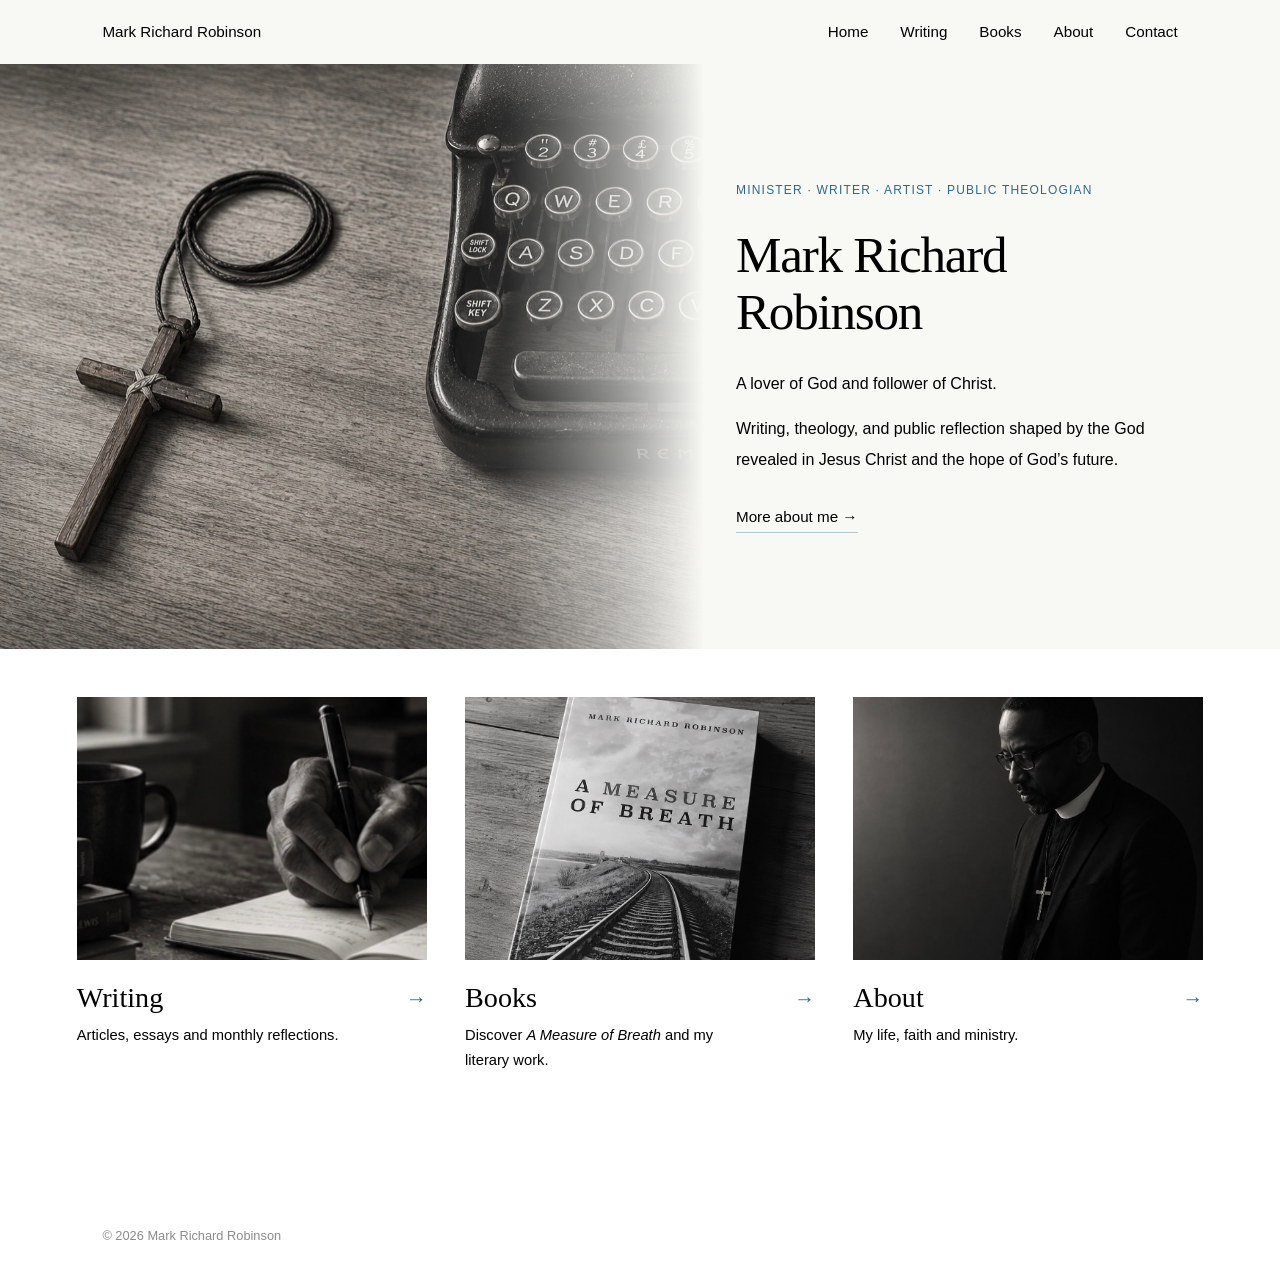
<file: index.html>
<!DOCTYPE html>
<html lang="en">

<head>

    <meta charset="UTF-8">

    <meta name="viewport"
        content="width=device-width, initial-scale=1.0">

    <meta name="description"
        content="The website of Mark Richard Robinson: minister, writer, artist, public theologian, and author of A Measure of Breath.">

    <title>Mark Richard Robinson | Minister, Writer, Artist and Public Theologian</title>

    <link rel="stylesheet" href="style.css">
    <link rel="stylesheet" href="homepage.css">

</head>

<body class="homepage">


    <!-- ORIGINAL HEADER AND NAVIGATION -->

    <header class="site-header">

        <div class="site-title">
            <a href="index.html">Mark Richard Robinson</a>
        </div>

        <button class="menu-toggle"
            aria-label="Open menu"
            aria-expanded="false"
            onclick="
                document.body.classList.toggle('menu-open');
                this.setAttribute(
                    'aria-expanded',
                    document.body.classList.contains('menu-open')
                );
            ">
            Menu
        </button>

        <nav class="site-nav" aria-label="Main navigation">

            <a href="index.html">Home</a>
            <a href="writing.html">Writing</a>
            <a href="books.html">Books</a>
            <a href="about.html">About</a>
            <a href="contact.html">Contact</a>

        </nav>

    </header>


    <main>


        <!-- ===================================
             MAIN HOMEPAGE HERO
             =================================== -->

        <section class="home-hero">

            <div class="home-hero-image">

                <img
                    src="images/home.jpg"
                    alt="A Remington typewriter and handmade wooden cross"
                    fetchpriority="high">

            </div>

            <div class="home-hero-text">

                <p class="home-identity">

                    Minister · Writer · Artist · Public theologian

                </p>

                <h1>
                    Mark Richard Robinson
                </h1>

                <p class="home-statement">

                    <strong>

                        A lover of God and follower of Christ.

                    </strong>

                    <span class="home-statement-description">

                        Writing, theology, and public reflection
                        shaped by the God revealed in Jesus Christ
                        and the hope of God’s future.

                    </span>

                </p>

                <div class="home-primary-links">

                    <a href="about.html"
                        class="home-text-link">

                        More about me →

                    </a>

                </div>

            </div>

        </section>


        <!-- ===================================
             PHOTOGRAPHIC NAVIGATION
             =================================== -->

        <section class="home-pathways"
            aria-label="Explore my work">

            <div class="home-pathways-inner">


                <!-- WRITING -->

                <a href="writing.html"
                    class="home-pathway">

                    <div class="home-pathway-image pathway-writing">

                        <img
                            src="images/writing.jpg"
                            alt=""
                            loading="lazy">

                    </div>

                    <div class="home-pathway-text">

                        <h2>Writing</h2>

                        <p>

                            Articles, essays and monthly reflections.

                        </p>

                        <span class="pathway-arrow"
                            aria-hidden="true">

                            →

                        </span>

                    </div>

                </a>


                <!-- BOOKS -->

                <a href="books.html"
                    class="home-pathway">

                    <div class="home-pathway-image pathway-books">

                        <img
                            src="images/a-measure-of-breath-book.jpg"
                            alt=""
                            loading="lazy">

                    </div>

                    <div class="home-pathway-text">

                        <h2>Books</h2>

                        <p>

                            Discover <em>A Measure of Breath</em>
                            and my literary work.

                        </p>

                        <span class="pathway-arrow"
                            aria-hidden="true">

                            →

                        </span>

                    </div>

                </a>


                <!-- ABOUT -->

                <a href="about.html"
                    class="home-pathway">

                    <div class="home-pathway-image pathway-about">

                        <img
                            src="images/portrait.jpg"
                            alt=""
                            loading="lazy">

                    </div>

                    <div class="home-pathway-text">

                        <h2>About</h2>

                        <p>

                            My life, faith and ministry.

                        </p>

                        <span class="pathway-arrow"
                            aria-hidden="true">

                            →

                        </span>

                    </div>

                </a>


            </div>

        </section>


    </main>


    <!-- ORIGINAL WEBSITE FOOTER -->

    <footer class="site-footer">

        <div class="footer-inner">

            <p class="footer-copyright">

                © 2026 Mark Richard Robinson

            </p>

        </div>

    </footer>


</body>

</html>
</file>
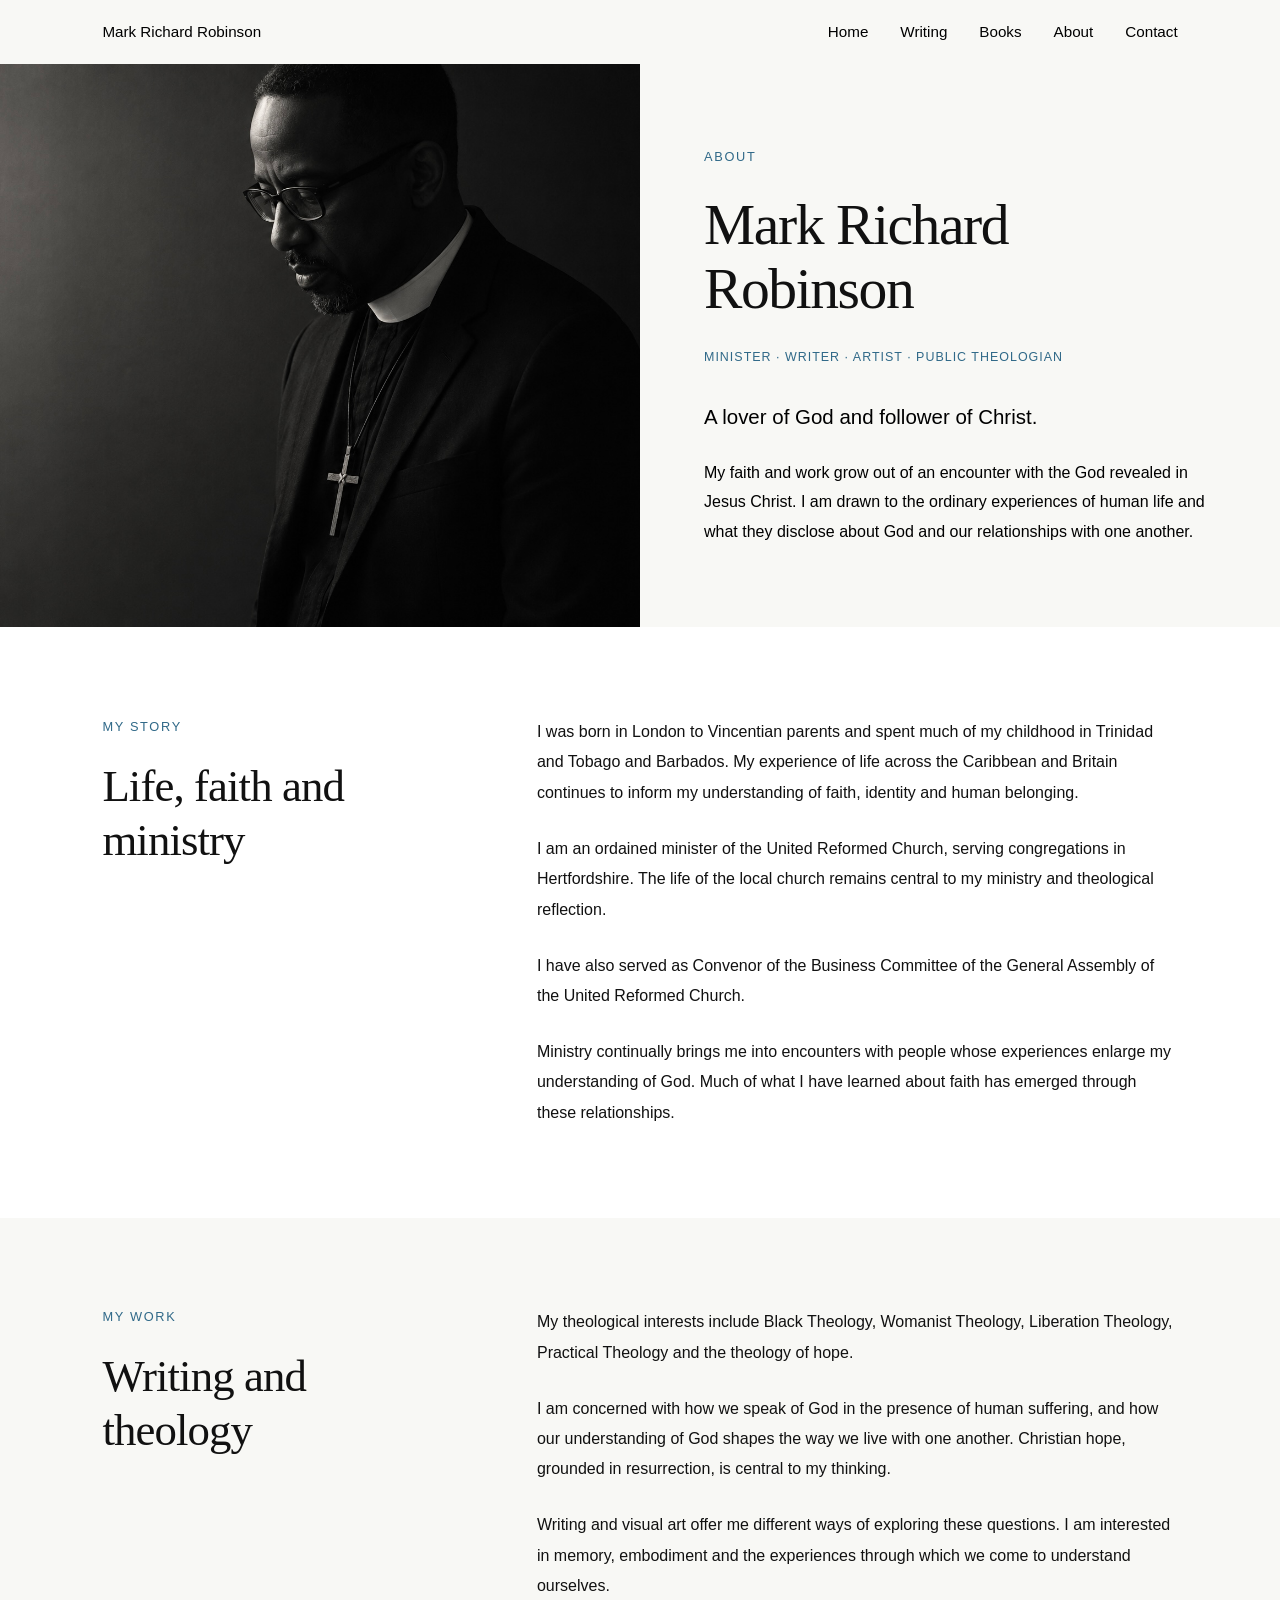
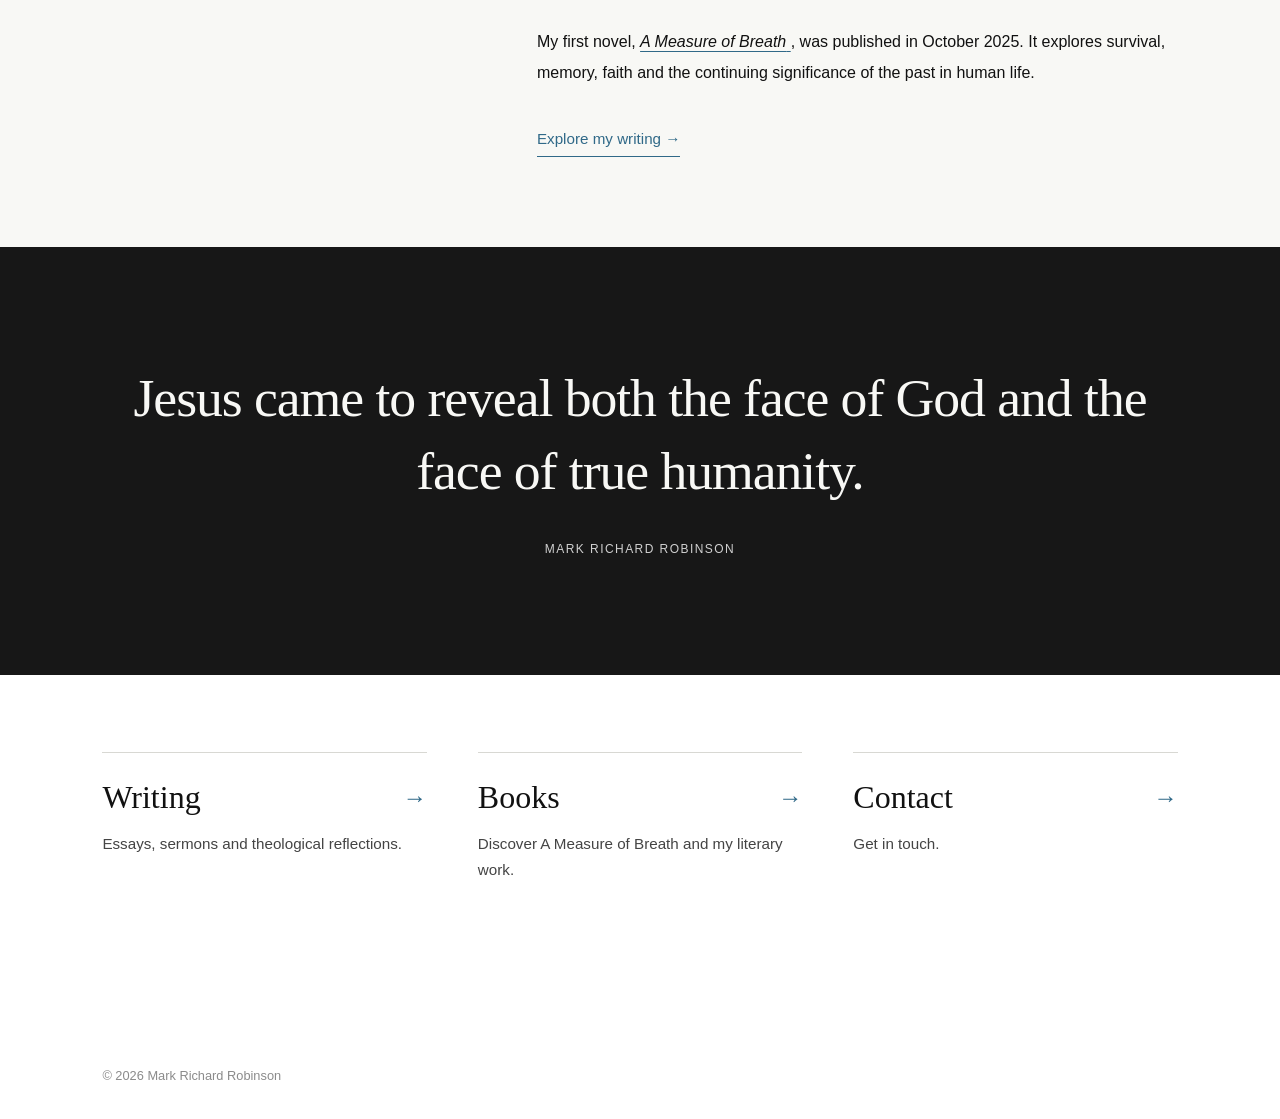
<file: about.html>
<!DOCTYPE html>
<html lang="en">

<head>

    <meta charset="UTF-8">

    <meta name="viewport"
        content="width=device-width, initial-scale=1.0">

    <meta name="description"
        content="About Mark Richard Robinson, minister, writer, artist, public theologian and author of A Measure of Breath.">

    <title>About | Mark Richard Robinson</title>

    <link rel="stylesheet" href="style.css">
    <link rel="stylesheet" href="about.css">

</head>

<body class="about-landing">


    <!-- ORIGINAL WEBSITE NAVIGATION -->

    <header class="site-header">

        <div class="site-title">

            <a href="index.html">
                Mark Richard Robinson
            </a>

        </div>

        <button class="menu-toggle"
            aria-label="Open menu"
            onclick="document.body.classList.toggle('menu-open')">

            Menu

        </button>

        <nav class="site-nav">

            <a href="index.html">Home</a>
            <a href="writing.html">Writing</a>
            <a href="books.html">Books</a>
            <a href="about.html">About</a>
            <a href="contact.html">Contact</a>

        </nav>

    </header>


    <main>


        <!-- ABOUT HERO -->

        <section class="about-hero">


            <!-- PORTRAIT -->

            <div class="about-hero-image">

                <img
                    src="images/about-page.jpg"
                    alt="Portrait of Mark Richard Robinson"
                    fetchpriority="high">

            </div>


            <!-- PERSONAL INTRODUCTION -->

            <div class="about-hero-copy">

                <p class="about-label">
                    About
                </p>

                <h1>
                    Mark Richard Robinson
                </h1>

                <p class="about-identity">

                    Minister · Writer · Artist ·
                    Public theologian

                </p>

                <p class="about-lead">

                    A lover of God and follower of Christ.

                </p>

                <p>

                    My faith and work grow out of an
                    encounter with the God revealed in
                    Jesus Christ. I am drawn to the
                    ordinary experiences of human life
                    and what they disclose about God
                    and our relationships with one another.

                </p>

            </div>

        </section>


        <!-- BIOGRAPHICAL SECTION -->

        <section class="about-biography">

            <div class="about-biography-inner">

                <div class="about-section-heading">

                    <p class="about-label">
                        My Story
                    </p>

                    <h2>
                        Life, faith and ministry
                    </h2>

                </div>

                <div class="about-prose">

                    <p>

                        I was born in London to Vincentian
                        parents and spent much of my
                        childhood in Trinidad and Tobago
                        and Barbados. My experience of
                        life across the Caribbean and
                        Britain continues to inform my
                        understanding of faith, identity
                        and human belonging.

                    </p>

                    <p>

                        I am an ordained minister of the
                        United Reformed Church, serving
                        congregations in Hertfordshire.
                        The life of the local church
                        remains central to my ministry
                        and theological reflection.

                    </p>

                    <p>

                        I have also served as Convenor
                        of the Business Committee of the
                        General Assembly of the United
                        Reformed Church.

                    </p>

                    <p>

                        Ministry continually brings me
                        into encounters with people
                        whose experiences enlarge my
                        understanding of God. Much of
                        what I have learned about faith
                        has emerged through these
                        relationships.

                    </p>

                </div>

            </div>

        </section>


        <!-- WRITING AND THEOLOGY -->

        <section class="about-theology">

            <div class="about-theology-inner">

                <div class="about-section-heading">

                    <p class="about-label">
                        My Work
                    </p>

                    <h2>
                        Writing and theology
                    </h2>

                </div>

                <div class="about-prose">

                    <p>

                        My theological interests include
                        Black Theology, Womanist Theology,
                        Liberation Theology, Practical
                        Theology and the theology of hope.

                    </p>

                    <p>

                        I am concerned with how we speak
                        of God in the presence of human
                        suffering, and how our understanding
                        of God shapes the way we live
                        with one another. Christian hope,
                        grounded in resurrection, is
                        central to my thinking.

                    </p>

                    <p>

                        Writing and visual art offer me
                        different ways of exploring these
                        questions. I am interested in
                        memory, embodiment and the
                        experiences through which we
                        come to understand ourselves.

                    </p>

                    <p>

                        My first novel,

                        <a href="books.html">
                            <em>A Measure of Breath</em>
                        </a>,

                        was published in October 2025.
                        It explores survival, memory,
                        faith and the continuing
                        significance of the past in
                        human life.

                    </p>

                    <a href="writing.html"
                        class="about-text-link">

                        Explore my writing →

                    </a>

                </div>

            </div>

        </section>


        <!-- GUIDING CONVICTION -->

        <section class="about-quotation">

            <div class="about-quotation-inner">

                <blockquote>

                    <p>

                        Jesus came to reveal both
                        the face of God and the
                        face of true humanity.

                    </p>

                </blockquote>

                <p class="about-quotation-credit">

                    Mark Richard Robinson

                </p>

            </div>

        </section>


        <!-- EXPLORE THE WEBSITE -->

        <section class="about-explore">

            <div class="about-explore-inner">


                <a href="writing.html"
                    class="about-explore-link">

                    <h2>
                        Writing
                        <span aria-hidden="true">→</span>
                    </h2>

                    <p>
                        Essays, sermons and theological
                        reflections.
                    </p>

                </a>


                <a href="books.html"
                    class="about-explore-link">

                    <h2>
                        Books
                        <span aria-hidden="true">→</span>
                    </h2>

                    <p>
                        Discover A Measure of Breath
                        and my literary work.
                    </p>

                </a>


                <a href="contact.html"
                    class="about-explore-link">

                    <h2>
                        Contact
                        <span aria-hidden="true">→</span>
                    </h2>

                    <p>
                        Get in touch.
                    </p>

                </a>


            </div>

        </section>


    </main>


    <!-- ORIGINAL WEBSITE FOOTER -->

    <footer class="site-footer">

        <div class="footer-inner">

            <p class="footer-copyright">

                © 2026 Mark Richard Robinson

            </p>

        </div>

    </footer>


</body>

</html>
</file>
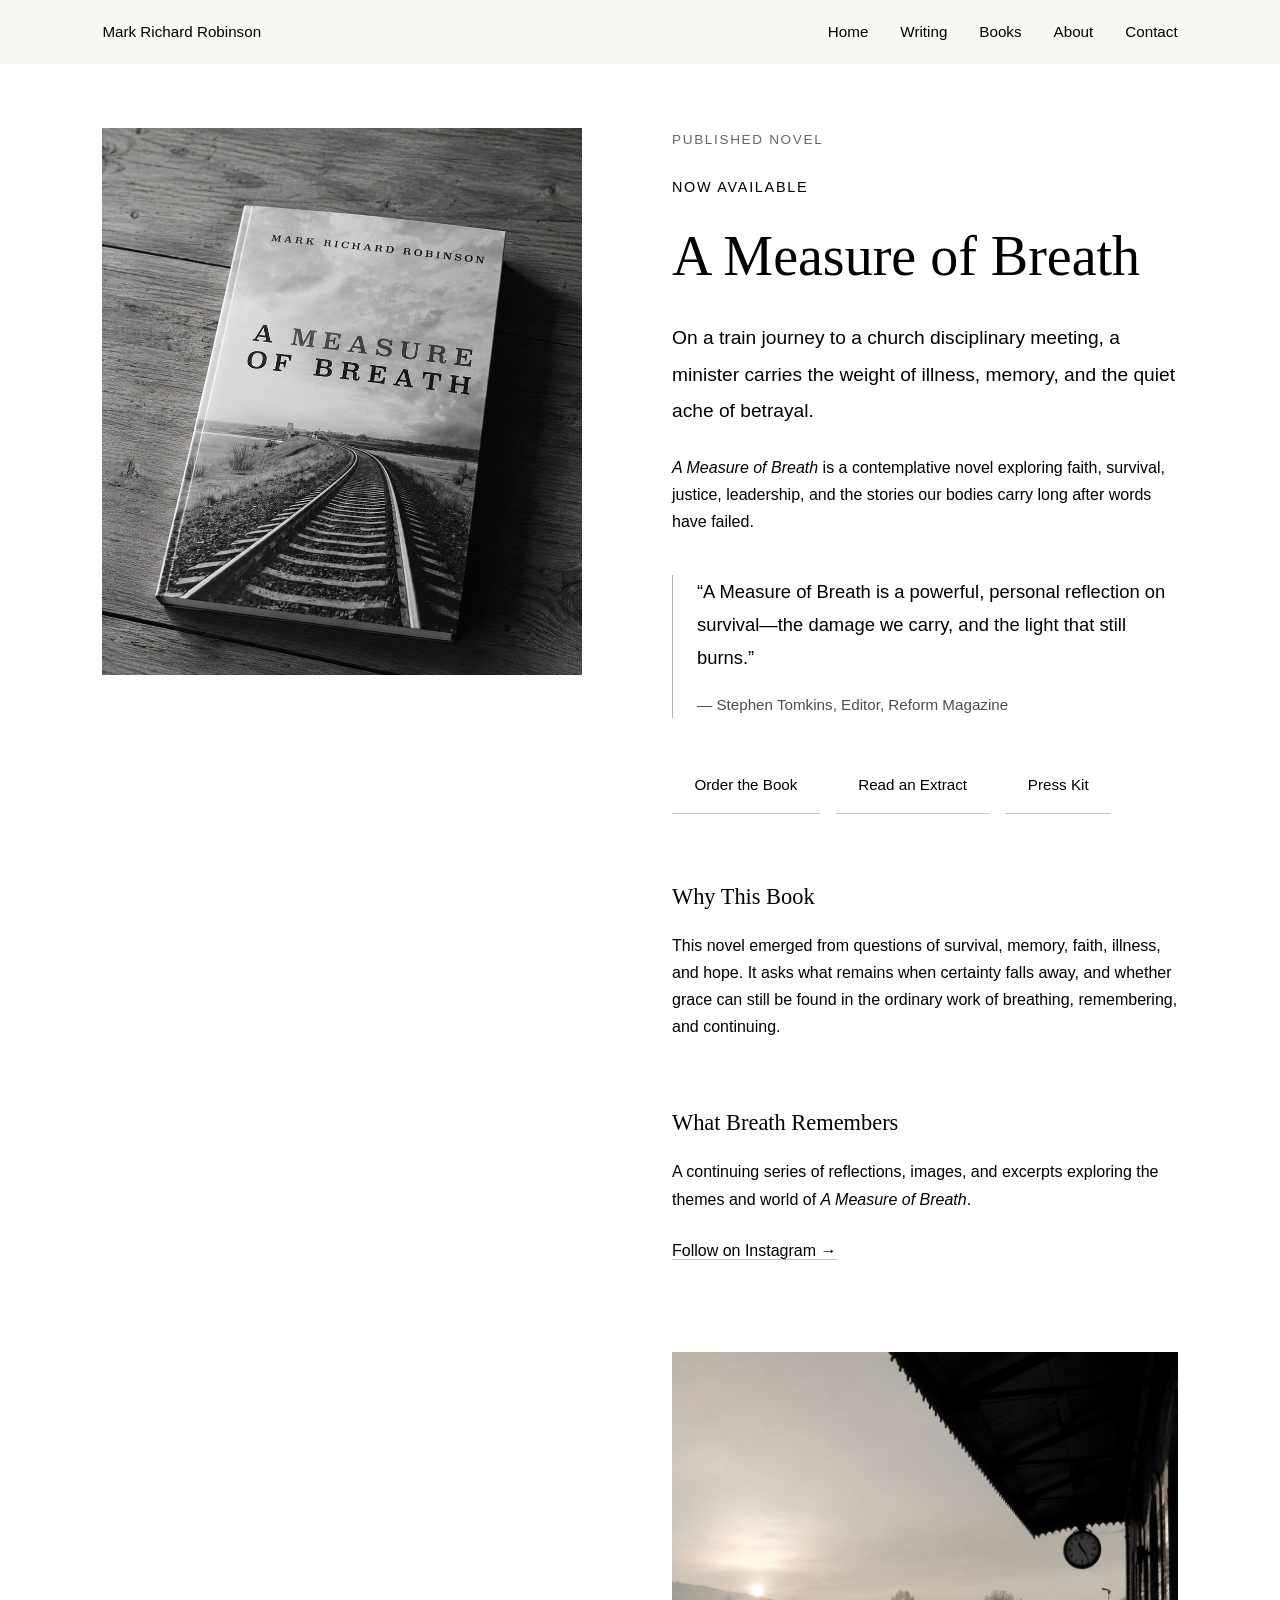
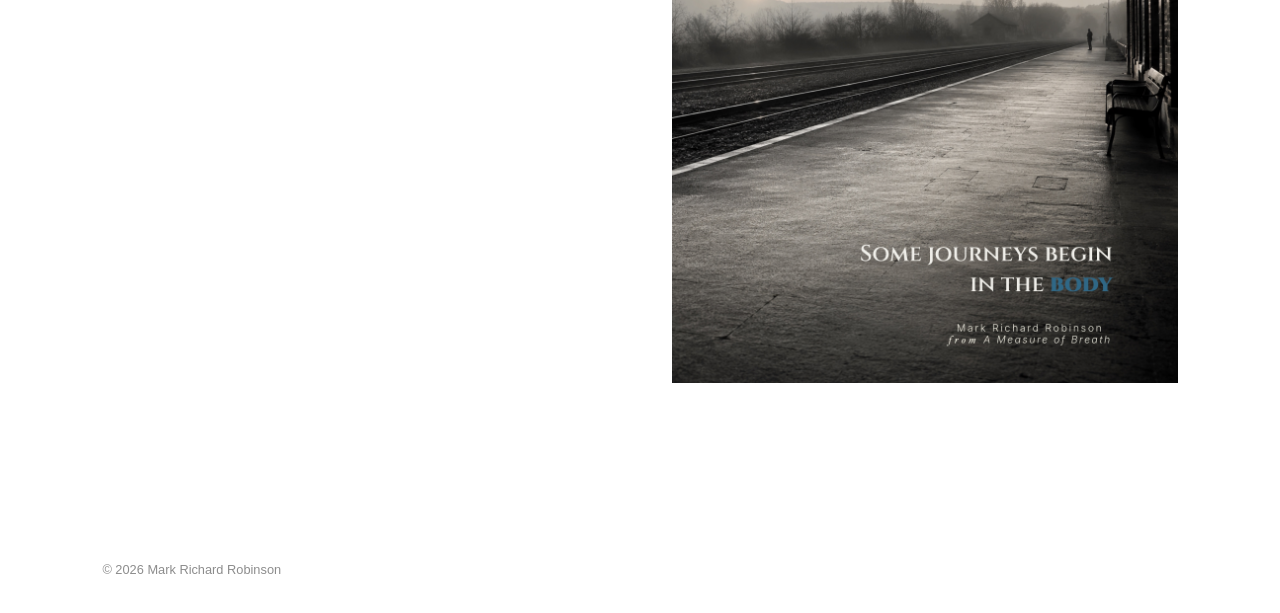
<file: books.html>
<!DOCTYPE html>
<html lang="en">

<head>
    <meta charset="UTF-8">
    <meta name="viewport" content="width=device-width, initial-scale=1.0">
    <title>Books | Mark Richard Robinson</title>
    <link rel="stylesheet" href="style.css">
</head>

<body>

<header class="site-header">

    <div class="site-title">
        <a href="index.html">Mark Richard Robinson</a>
    </div>

    <button class="menu-toggle"
        aria-label="Open menu"
        onclick="document.body.classList.toggle('menu-open')">
        Menu
    </button>

    <nav class="site-nav">
        <a href="index.html">Home</a>
        <a href="writing.html">Writing</a>
        <a href="books.html">Books</a>
        <a href="about.html">About</a>
        <a href="contact.html">Contact</a>
    </nav>

</header>

<main>

<section class="book-layout">

    <div class="book-image book-cover-sticky">
        <img src="images/a-measure-of-breath-book.jpg"
             alt="A Measure of Breath by Mark Richard Robinson">
    </div>

    <div class="book-text">

        <p class="section-label">
            Published Novel
        </p>

        <p class="book-accent-line">
            Now Available
        </p>

        <h1>
            A Measure of Breath
        </h1>

        <p class="book-intro">
            On a train journey to a church disciplinary meeting, a minister carries the weight of illness, memory, and the quiet ache of betrayal.
        </p>

        <p>
            <em>A Measure of Breath</em> is a contemplative novel exploring faith, survival, justice, leadership, and the stories our bodies carry long after words have failed.
        </p>

        <blockquote>
            “A Measure of Breath is a powerful, personal reflection on survival—the damage we carry, and the light that still burns.”
            <span>— Stephen Tomkins, Editor, Reform Magazine</span>
        </blockquote>

        <div class="book-links">

            <a href="https://wipfandstock.com/9798385256082/a-measure-of-breath/"
               class="button"
               target="_blank">
                Order the Book
            </a>

            <a href="extract.html"
               class="button">
                Read an Extract
            </a>

            <a href="downloads/a-measure-of-breath-press-kit.pdf"
               class="button"
               target="_blank">
                Press Kit
            </a>

        </div>

        <div class="book-excerpt">

            <h2>
                Why This Book
            </h2>

            <p>
                This novel emerged from questions of survival, memory, faith, illness, and hope. It asks what remains when certainty falls away, and whether grace can still be found in the ordinary work of breathing, remembering, and continuing.
            </p>

        </div>

        <div class="instagram-bridge">

            <h2>
                What Breath Remembers
            </h2>

            <p>
                A continuing series of reflections, images, and excerpts exploring the themes and world of <em>A Measure of Breath</em>.
            </p>

            <p>
                <a href="https://instagram.com/markrobinsonis"
                   target="_blank">
                    Follow on Instagram →
                </a>
            </p>

        </div>
<div class="book-feature-image">
    <img src="images/railway-platform.jpg"
         alt="Railway platform at dawn">
</div>
    </div>

</section>

</main>

<footer class="site-footer">

    <div class="footer-inner">
        <p class="footer-copyright">
            © 2026 Mark Richard Robinson
        </p>
    </div>

</footer>

</body>
</html>
</file>
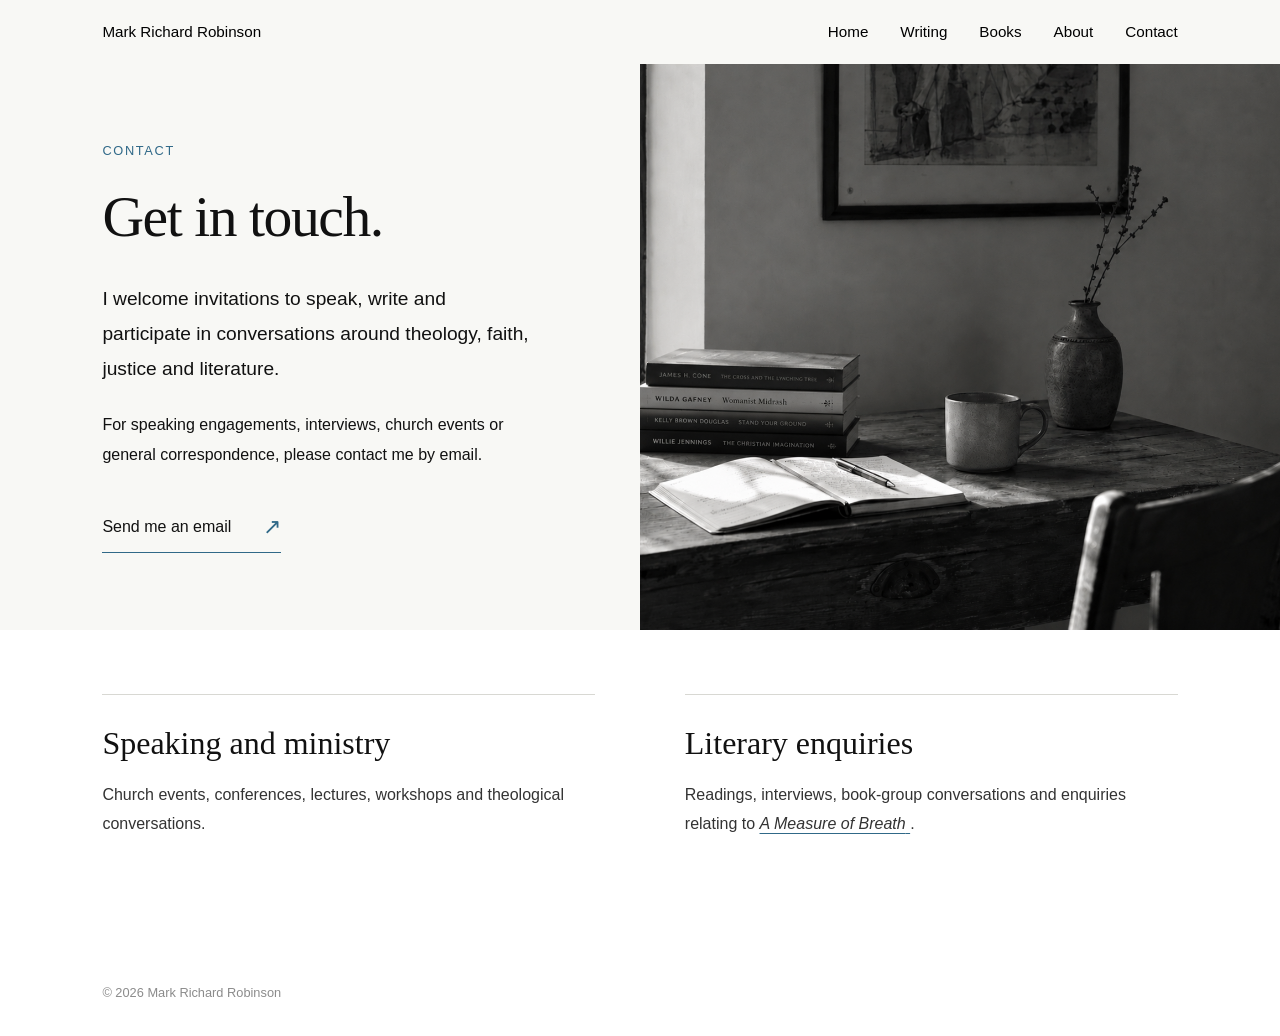
<file: contact.html>
<!DOCTYPE html>
<html lang="en">

<head>

    <meta charset="UTF-8">

    <meta name="viewport"
        content="width=device-width, initial-scale=1.0">

    <meta name="description"
        content="Contact Mark Richard Robinson for speaking engagements, theological conversations, literary enquiries, interviews and correspondence.">

    <title>Contact | Mark Richard Robinson</title>

    <link rel="stylesheet" href="style.css">
    <link rel="stylesheet" href="contact.css">

</head>

<body class="contact-landing">


    <!-- ORIGINAL WEBSITE NAVIGATION -->

    <header class="site-header">

        <div class="site-title">

            <a href="index.html">
                Mark Richard Robinson
            </a>

        </div>

        <button class="menu-toggle"
            aria-label="Open menu"
            onclick="document.body.classList.toggle('menu-open')">

            Menu

        </button>

        <nav class="site-nav">

            <a href="index.html">Home</a>
            <a href="writing.html">Writing</a>
            <a href="books.html">Books</a>
            <a href="about.html">About</a>
            <a href="contact.html">Contact</a>

        </nav>

    </header>


    <main>


        <!-- CONTACT HERO -->

        <section class="contact-hero">


            <!-- CONTACT INTRODUCTION -->

            <div class="contact-hero-copy">

                <p class="contact-label">

                    Contact

                </p>

                <h1>

                    Get in touch.

                </h1>

                <p class="contact-lead">

                    I welcome invitations to speak,
                    write and participate in conversations
                    around theology, faith, justice
                    and literature.

                </p>

                <p class="contact-introduction">

                    For speaking engagements, interviews,
                    church events or general correspondence,
                    please contact me by email.

                </p>

                <a
                    href="mailto:markrichardrobinson1@gmail.com"
                    class="contact-email-link">

                    Send me an email

                    <span aria-hidden="true">
                        ↗
                    </span>

                </a>

            </div>


            <!-- CONTACT PHOTOGRAPH -->

            <div class="contact-hero-image">

                <img
                    src="images/contact.png"
                    alt="A wooden desk beside a window, with books, an open notebook, a cup and an empty chair"
                    fetchpriority="high">

            </div>

        </section>


        <!-- AREAS OF ENGAGEMENT -->

        <section class="contact-enquiries"
            aria-label="Areas of enquiry">

            <div class="contact-enquiries-inner">


                <!-- SPEAKING AND MINISTRY -->

                <div class="contact-enquiry">

                    <h2>

                        Speaking and ministry

                    </h2>

                    <p>

                        Church events, conferences, lectures,
                        workshops and theological conversations.

                    </p>

                </div>


                <!-- LITERARY ENQUIRIES -->

                <div class="contact-enquiry">

                    <h2>

                        Literary enquiries

                    </h2>

                    <p>

                        Readings, interviews, book-group
                        conversations and enquiries relating
                        to

                        <a href="books.html">
                            <em>A Measure of Breath</em>
                        </a>.

                    </p>

                </div>


            </div>

        </section>


    </main>


    <!-- ORIGINAL WEBSITE FOOTER -->

    <footer class="site-footer">

        <div class="footer-inner">

            <p class="footer-copyright">

                © 2026 Mark Richard Robinson

            </p>

        </div>

    </footer>


</body>

</html>
</file>
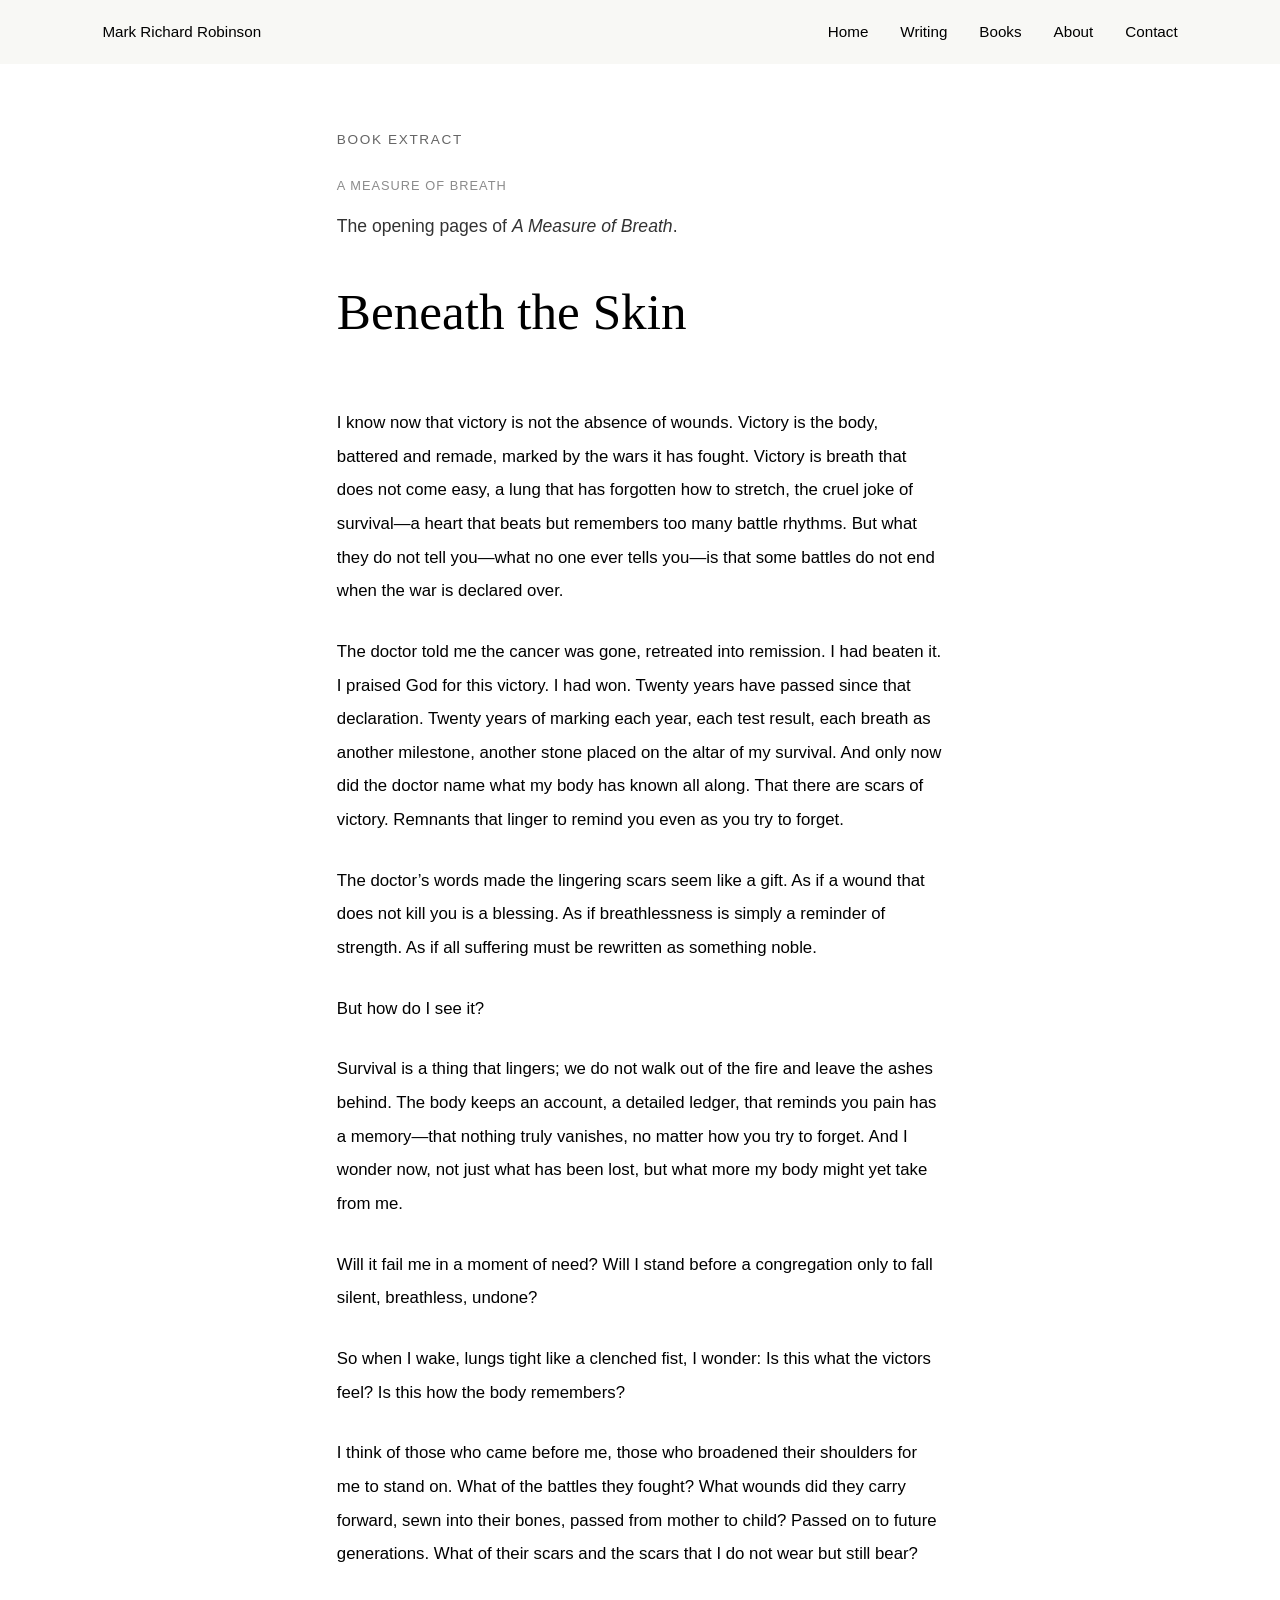
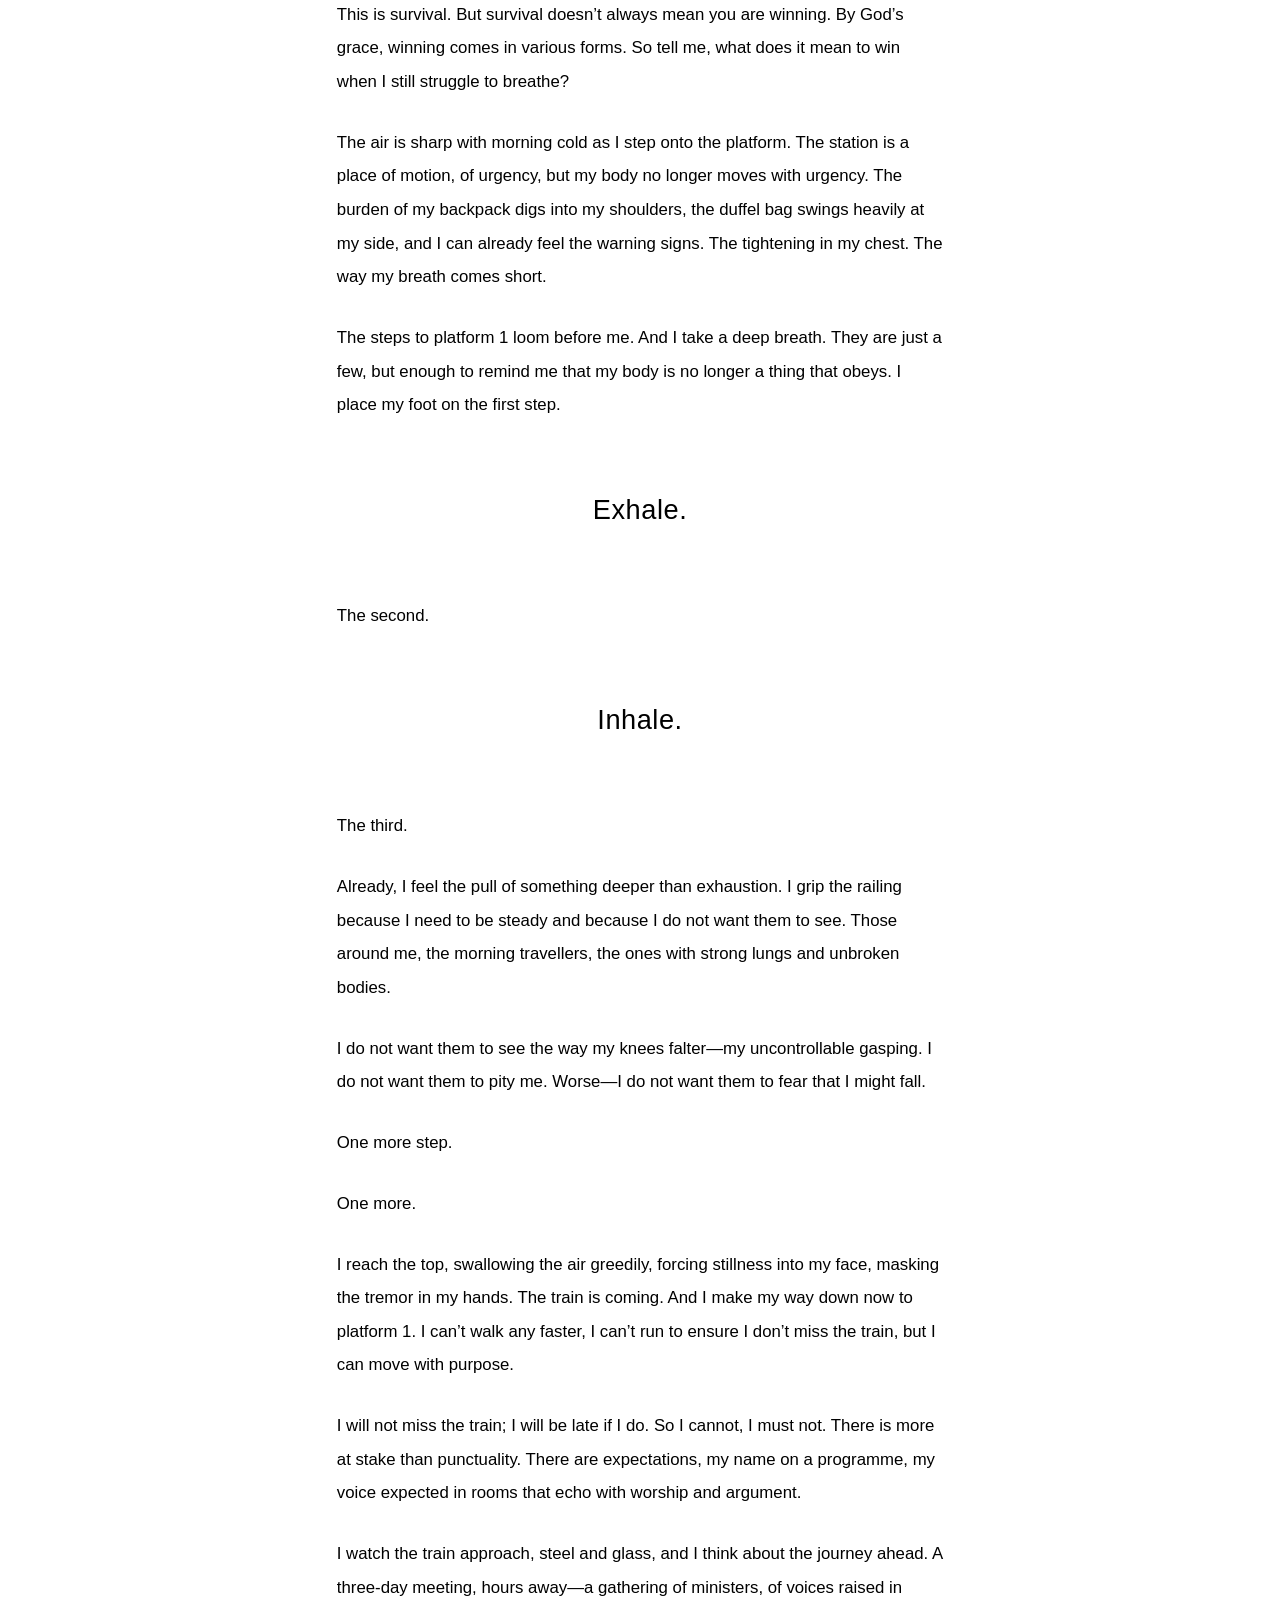
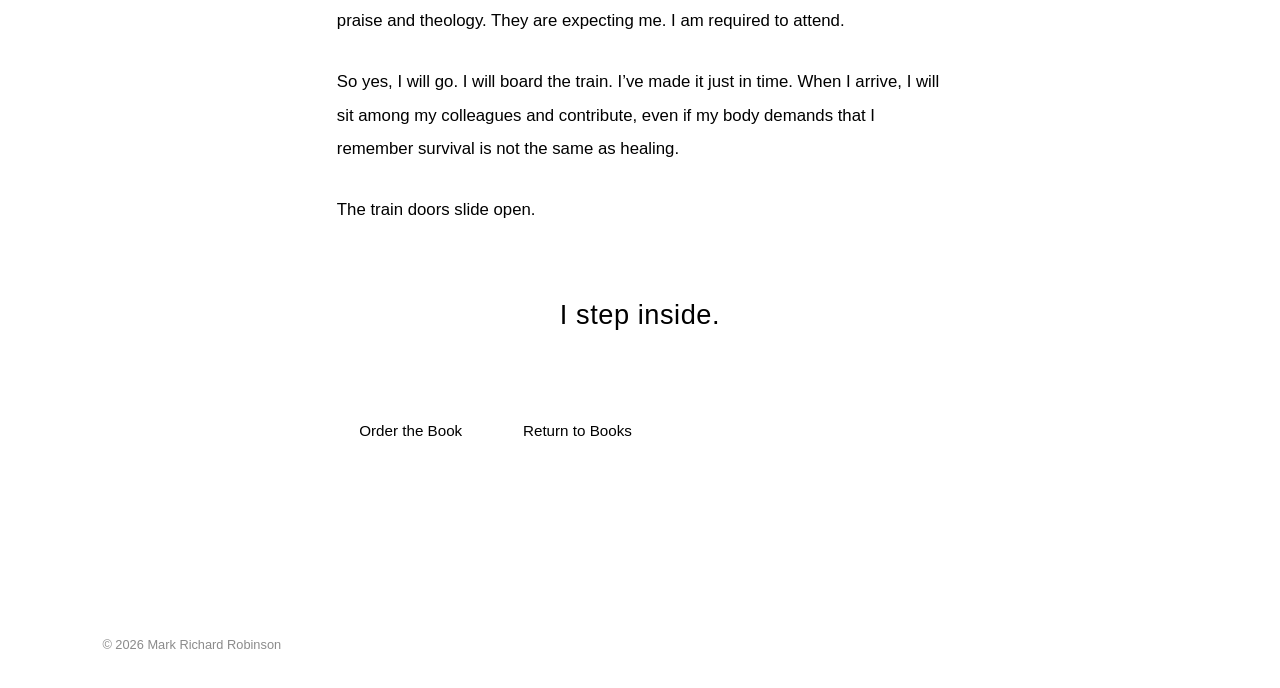
<file: extract.html>
<!DOCTYPE html>
<html lang="en">

<head>
    <meta charset="UTF-8">
    <meta name="viewport" content="width=device-width, initial-scale=1.0">
    <title>Extract | A Measure of Breath | Mark Richard Robinson</title>
    <link rel="stylesheet" href="style.css">
</head>

<body>

<header class="site-header">

    <div class="site-title">
        <a href="index.html">Mark Richard Robinson</a>
    </div>

    <button class="menu-toggle"
        aria-label="Open menu"
        onclick="document.body.classList.toggle('menu-open')">
        Menu
    </button>

    <nav class="site-nav">
        <a href="index.html">Home</a>
        <a href="writing.html">Writing</a>
        <a href="books.html">Books</a>
        <a href="about.html">About</a>
        <a href="contact.html">Contact</a>
    </nav>

</header>

<main>

<article class="article-page">

    <header class="article-header">

        <p class="section-label">
            Book Extract
        </p>

        <p class="article-date">
            A Measure of Breath
        </p>

        <p class="article-kicker">
            The opening pages of <em>A Measure of Breath</em>.
        </p>

        <h1>
            Beneath the Skin
        </h1>

    </header>

    <div class="article-body">

        <p>
            I know now that victory is not the absence of wounds. Victory is the body, battered and remade, marked by the wars it has fought. Victory is breath that does not come easy, a lung that has forgotten how to stretch, the cruel joke of survival—a heart that beats but remembers too many battle rhythms. But what they do not tell you—what no one ever tells you—is that some battles do not end when the war is declared over.
        </p>

        <p>
            The doctor told me the cancer was gone, retreated into remission. I had beaten it. I praised God for this victory. I had won. Twenty years have passed since that declaration. Twenty years of marking each year, each test result, each breath as another milestone, another stone placed on the altar of my survival. And only now did the doctor name what my body has known all along. That there are scars of victory. Remnants that linger to remind you even as you try to forget.
        </p>

        <p>
            The doctor’s words made the lingering scars seem like a gift. As if a wound that does not kill you is a blessing. As if breathlessness is simply a reminder of strength. As if all suffering must be rewritten as something noble.
        </p>

        <p>
            But how do I see it?
        </p>

        <p>
            Survival is a thing that lingers; we do not walk out of the fire and leave the ashes behind. The body keeps an account, a detailed ledger, that reminds you pain has a memory—that nothing truly vanishes, no matter how you try to forget. And I wonder now, not just what has been lost, but what more my body might yet take from me.
        </p>

        <p>
            Will it fail me in a moment of need? Will I stand before a congregation only to fall silent, breathless, undone?
        </p>

        <p>
            So when I wake, lungs tight like a clenched fist, I wonder: Is this what the victors feel? Is this how the body remembers?
        </p>

        <p>
            I think of those who came before me, those who broadened their shoulders for me to stand on. What of the battles they fought? What wounds did they carry forward, sewn into their bones, passed from mother to child? Passed on to future generations. What of their scars and the scars that I do not wear but still bear?
        </p>

        <p>
            This is survival. But survival doesn’t always mean you are winning. By God’s grace, winning comes in various forms. So tell me, what does it mean to win when I still struggle to breathe?
        </p>

        <p>
            The air is sharp with morning cold as I step onto the platform. The station is a place of motion, of urgency, but my body no longer moves with urgency. The burden of my backpack digs into my shoulders, the duffel bag swings heavily at my side, and I can already feel the warning signs. The tightening in my chest. The way my breath comes short.
        </p>

        <p>
            The steps to platform 1 loom before me. And I take a deep breath. They are just a few, but enough to remind me that my body is no longer a thing that obeys. I place my foot on the first step.
        </p>

        <p class="article-revelation-line">
            Exhale.
        </p>

        <p>
            The second.
        </p>

        <p class="article-revelation-line">
            Inhale.
        </p>

        <p>
            The third.
        </p>

        <p>
            Already, I feel the pull of something deeper than exhaustion. I grip the railing because I need to be steady and because I do not want them to see. Those around me, the morning travellers, the ones with strong lungs and unbroken bodies.
        </p>

        <p>
            I do not want them to see the way my knees falter—my uncontrollable gasping. I do not want them to pity me. Worse—I do not want them to fear that I might fall.
        </p>

        <p>
            One more step.
        </p>

        <p>
            One more.
        </p>

        <p>
            I reach the top, swallowing the air greedily, forcing stillness into my face, masking the tremor in my hands. The train is coming. And I make my way down now to platform 1. I can’t walk any faster, I can’t run to ensure I don’t miss the train, but I can move with purpose.
        </p>

        <p>
            I will not miss the train; I will be late if I do. So I cannot, I must not. There is more at stake than punctuality. There are expectations, my name on a programme, my voice expected in rooms that echo with worship and argument.
        </p>

        <p>
            I watch the train approach, steel and glass, and I think about the journey ahead. A three-day meeting, hours away—a gathering of ministers, of voices raised in praise and theology. They are expecting me. I am required to attend.
        </p>

        <p>
            So yes, I will go. I will board the train. I’ve made it just in time. When I arrive, I will sit among my colleagues and contribute, even if my body demands that I remember survival is not the same as healing.
        </p>

        <p>
            The train doors slide open.
        </p>

        <p class="article-revelation-line">
            I step inside.
        </p>

        <div class="book-links">
            <a href="https://wipfandstock.com/9798385256082/a-measure-of-breath/"
               class="button"
               target="_blank">
                Order the Book
            </a>

            <a href="books.html"
               class="button">
                Return to Books
            </a>
        </div>

    </div>

</article>

</main>

<footer class="site-footer">

    <div class="footer-inner">
        <p class="footer-copyright">
            © 2026 Mark Richard Robinson
        </p>
    </div>

</footer>

</body>

</html>
</file>
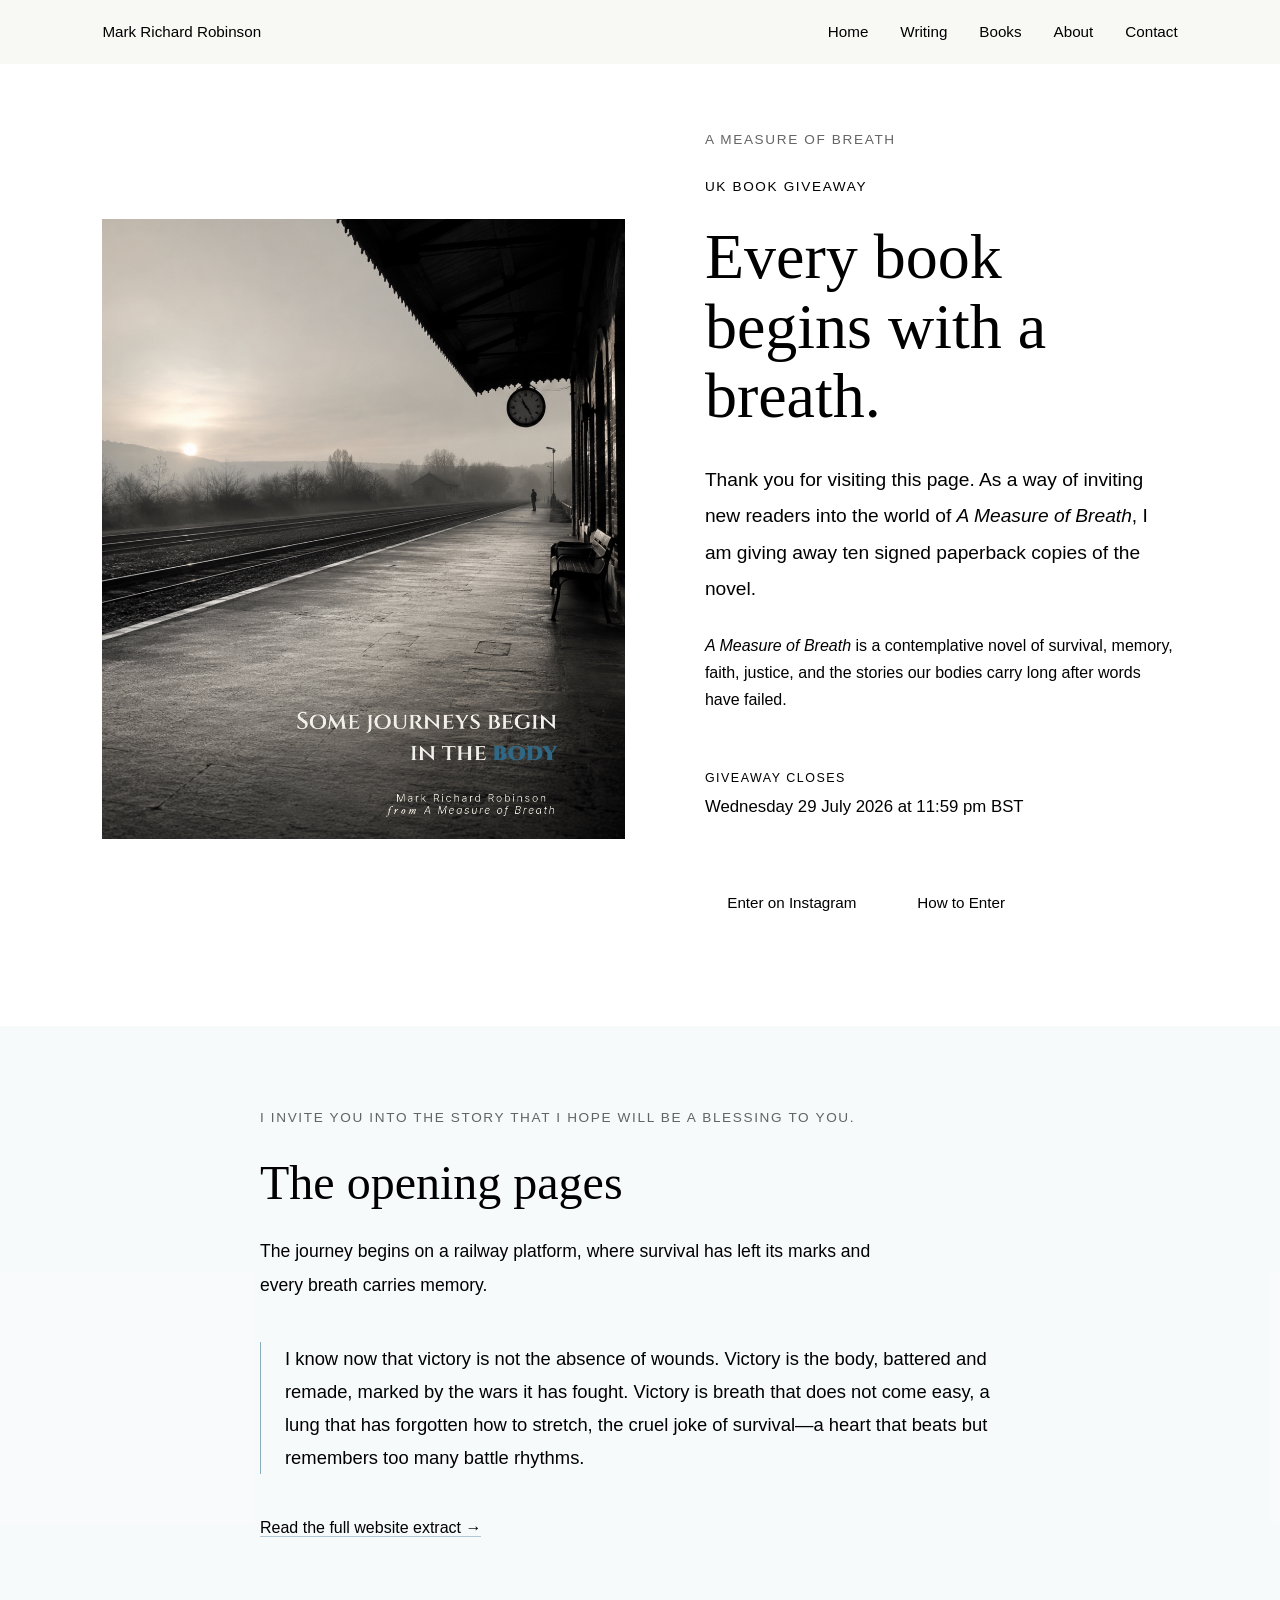
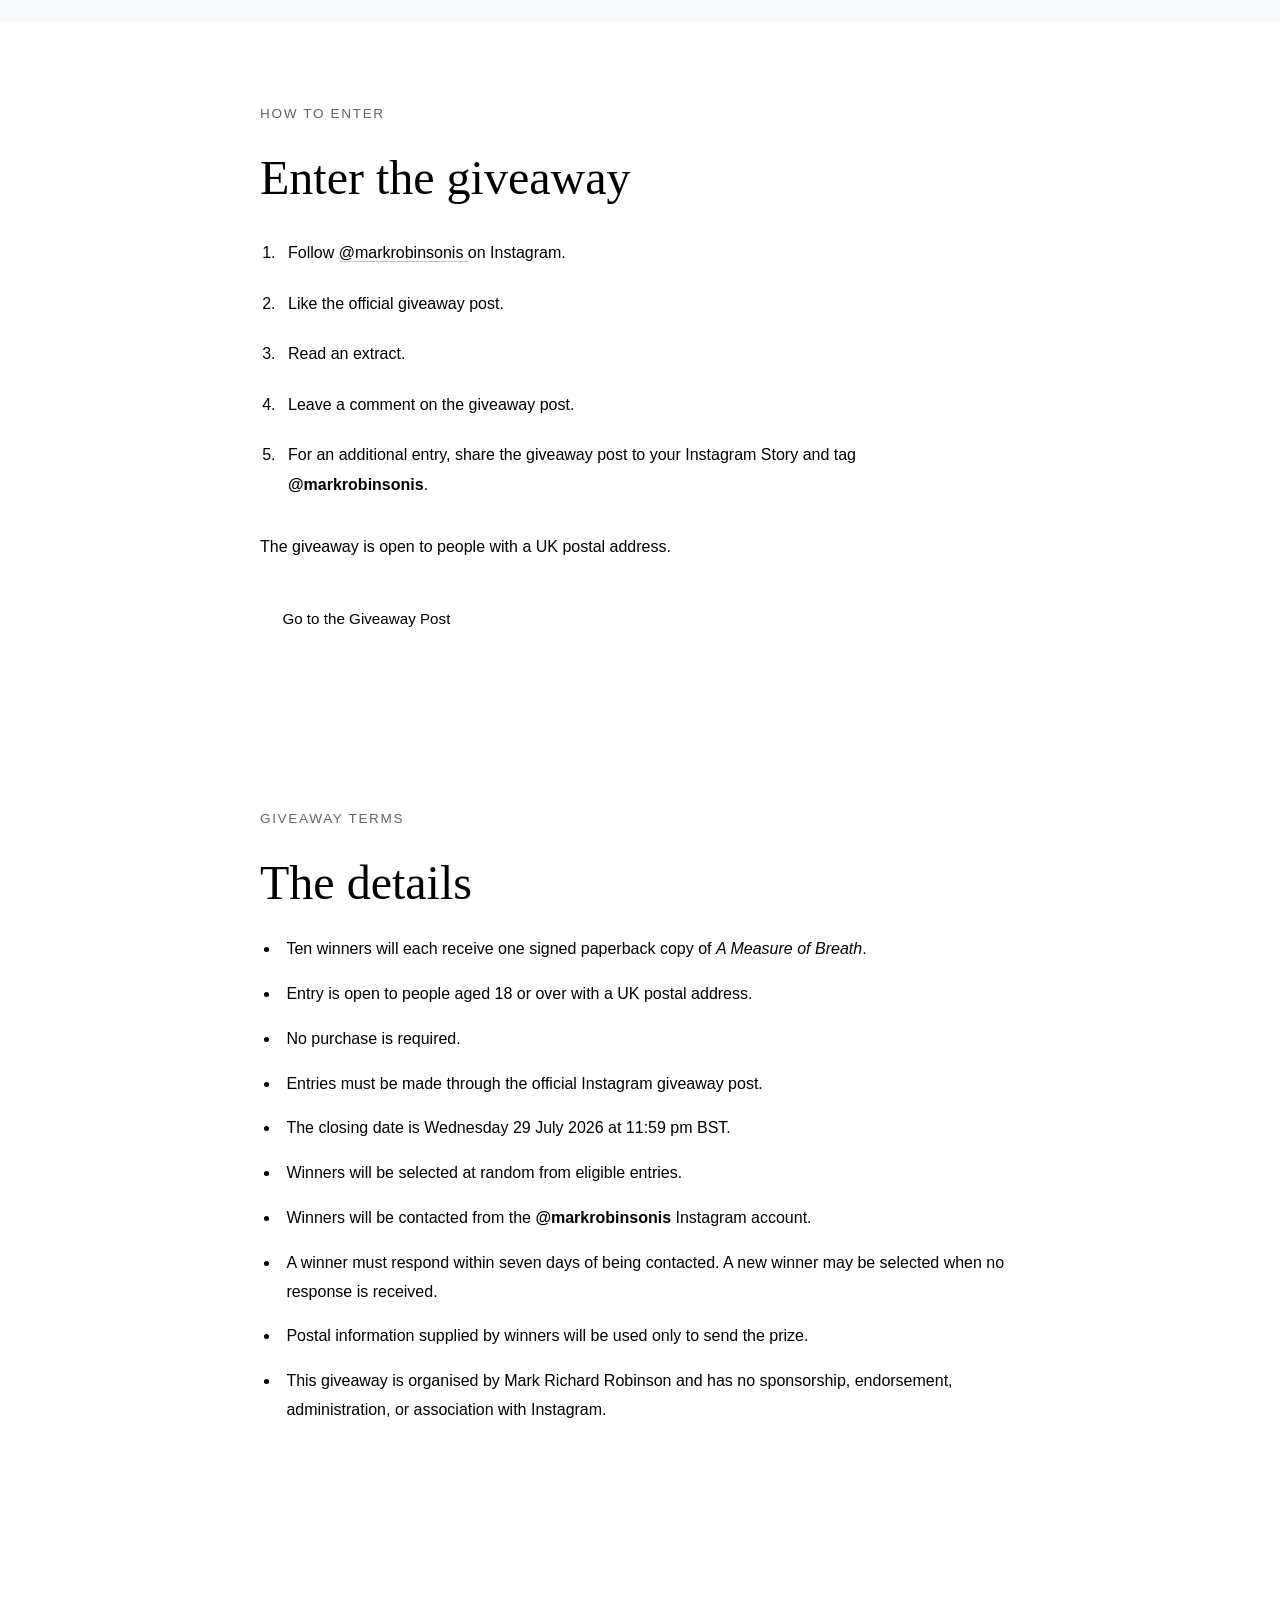
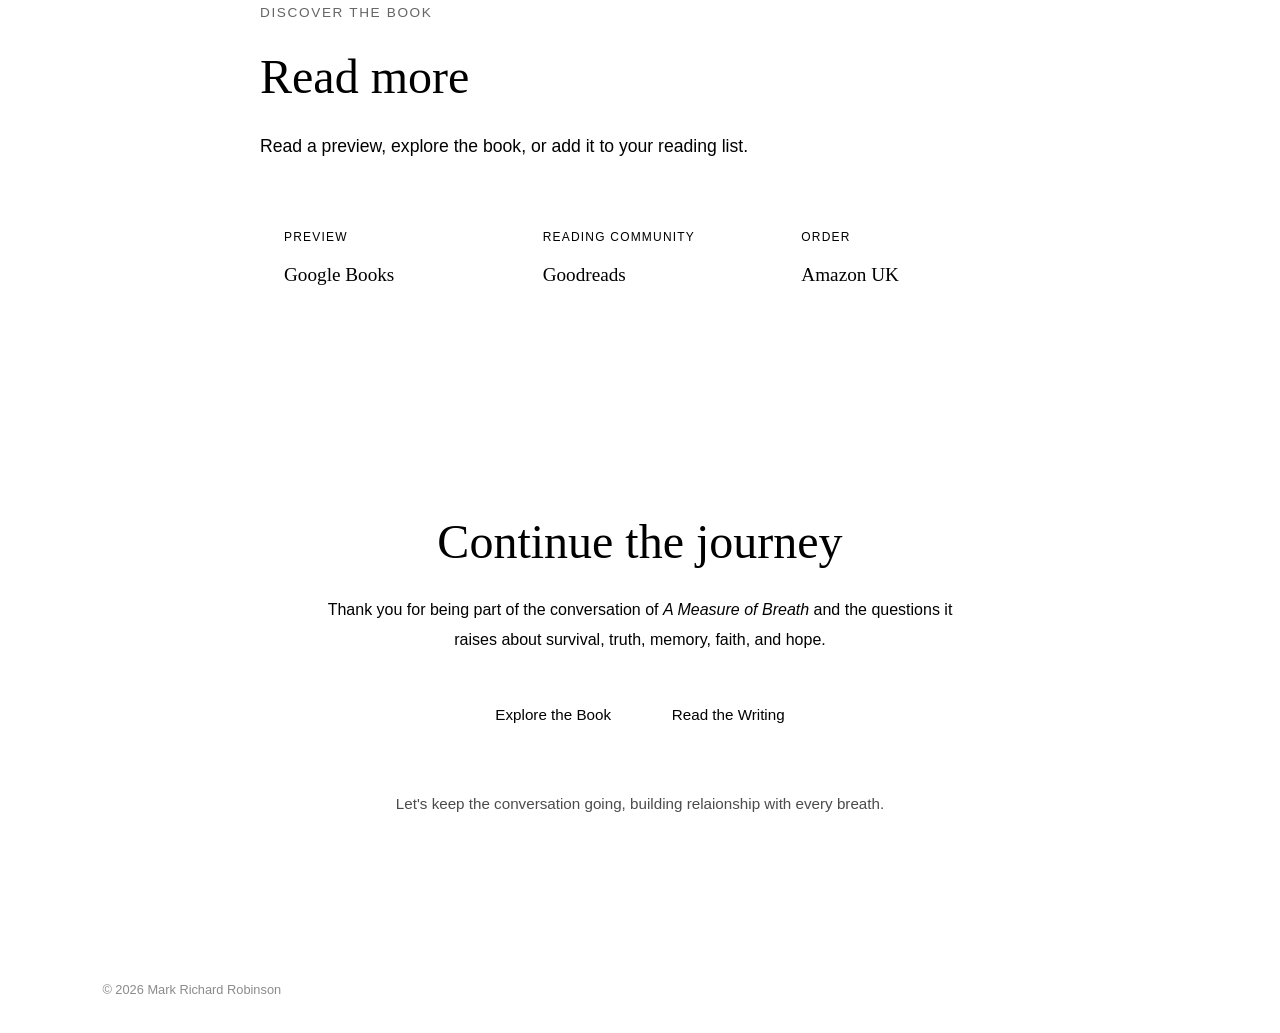
<file: giveaway.html>
<!DOCTYPE html>
<html lang="en">
<head>
    <meta charset="UTF-8">
    <meta name="viewport" content="width=device-width, initial-scale=1.0">
<meta name="description"
    content="Enter the UK giveaway for one of ten signed copies of A Measure of Breath by Mark Richard Robinson. Read an extract and discover more about the novel.">
<title>A Measure of Breath Giveaway | Mark Richard Robinson</title>
<link rel="stylesheet" href="style.css">
</head>
<body>
<header class="site-header">
<div class="site-title">
    <a href="index.html">Mark Richard Robinson</a>
</div>
<button class="menu-toggle"
    aria-label="Open menu"
    aria-expanded="false"
    onclick="
        document.body.classList.toggle('menu-open');
        this.setAttribute(
            'aria-expanded',
            document.body.classList.contains('menu-open')
        );
    ">
    Menu
</button>
<nav class="site-nav" aria-label="Main navigation">
    <a href="index.html">Home</a>
    <a href="writing.html">Writing</a>
    <a href="books.html">Books</a>
    <a href="about.html">About</a>
    <a href="contact.html">Contact</a>
</nav>
</header>
<main>
<section class="giveaway-hero">
    <div class="giveaway-hero-image">
        <img src="images/railway-platform.jpg"
            alt="A quiet railway platform associated with A Measure of Breath">
    </div>
    <div class="giveaway-hero-text">
        <p class="section-label">
            A Measure of Breath
        </p>
        <p class="giveaway-accent-line">
            UK Book Giveaway
        </p>
        <h1>
            Every book begins with a breath.
        </h1>
        <p class="giveaway-intro">
            Thank you for visiting this page. As a way of inviting new readers into the
            world of <em>A Measure of Breath</em>, I am giving away ten signed
            paperback copies of the novel.
        </p>
        <p>
            <em>A Measure of Breath</em> is a contemplative novel of survival,
            memory, faith, justice, and the stories our bodies carry long after
            words have failed.
        </p>
        <div class="giveaway-closing">
            <p class="giveaway-closing-label">
                Giveaway closes
            </p>
            <p class="giveaway-closing-date">
                <!-- REPLACE WITH THE CONFIRMED CLOSING DATE AND TIME -->
                Wednesday 29 July 2026 at 11:59 pm BST
            </p>
        </div>
        <div class="giveaway-actions">
            <!-- REPLACE THE URL BELOW WITH THE LIVE INSTAGRAM GIVEAWAY POST -->
            <a href="https://www.instagram.com/p/DawHyXBjEO2/?img_index=1"
                class="button button-accent"
                target="_blank"
                rel="noopener noreferrer">
                Enter on Instagram
            </a>
            <a href="#how-to-enter"
                class="button">
                How to Enter
            </a>
        </div>
    </div>
</section>
<section class="giveaway-section giveaway-reading">
    <div class="giveaway-section-inner">
        <p class="section-label">
            I Invite You Into The Story That I Hope Will Be A Blessing To You.
        </p>
        <h2>
            The opening pages
        </h2>
        <p class="giveaway-section-intro">
            The journey begins on a railway platform, where survival has left
            its marks and every breath carries memory.
        </p>
        <blockquote class="giveaway-extract-preview">
            I know now that victory is not the absence of wounds. Victory is
            the body, battered and remade, marked by the wars it has fought.
            Victory is breath that does not come easy, a lung that has forgotten
            how to stretch, the cruel joke of survival—a heart that beats but
            remembers too many battle rhythms.
        </blockquote>
        <a href="extract.html"
            class="text-link">
            Read the full website extract →
        </a>
    </div>
</section>
<section class="giveaway-section" id="how-to-enter">
    <div class="giveaway-section-inner">
        <p class="section-label">
            How to Enter
        </p>
        <h2>
            Enter the giveaway
        </h2>
        <ol class="giveaway-steps">
            <li>
                Follow
                <a href="https://www.instagram.com/markrobinsonis/"
                    target="_blank"
                    rel="noopener noreferrer">
                    @markrobinsonis
                </a>
                on Instagram.
            </li>
            <li>
                Like the official giveaway post.
            </li>
            <li>
                Read an extract.
            </li>
            <li>
                Leave a comment on the giveaway post.
            </li>
            <li>
                For an additional entry, share the giveaway post to your
                Instagram Story and tag
                <strong>@markrobinsonis</strong>.
            </li>
        </ol>
        <p class="giveaway-note">
            The giveaway is open to people with a UK postal address.
        </p>
        <!-- REPLACE THE URL BELOW WITH THE LIVE INSTAGRAM GIVEAWAY POST -->
        <a href="https://www.instagram.com/p/DawHyXBjEO2/?img_index=1"
            class="button button-accent"
            target="_blank"
            rel="noopener noreferrer">
            Go to the Giveaway Post
        </a>
    </div>
</section>
<section class="giveaway-section giveaway-terms">
    <div class="giveaway-section-inner">
        <p class="section-label">
            Giveaway Terms
        </p>
        <h2>
            The details
        </h2>
        <ul class="giveaway-terms-list">
            <li>
                Ten winners will each receive one signed paperback copy of
                <em>A Measure of Breath</em>.
            </li>
            <li>
                Entry is open to people aged 18 or over with a UK postal address.
            </li>
            <li>
                No purchase is required.
            </li>
            <li>
                Entries must be made through the official Instagram giveaway post.
            </li>
            <li>
                The closing date is Wednesday 29 July 2026 at 11:59 pm BST.
            </li>
            <li>
                Winners will be selected at random from eligible entries.
            </li>
            <li>
                Winners will be contacted from the
                <strong>@markrobinsonis</strong> Instagram account.
            </li>
            <li>
                A winner must respond within seven days of being contacted.
                A new winner may be selected when no response is received.
            </li>
            <li>
                Postal information supplied by winners will be used only to
                send the prize.
            </li>
            <li>
                This giveaway is organised by Mark Richard Robinson and has no
                sponsorship, endorsement, administration, or association with
                Instagram.
            </li>
        </ul>
    </div>
</section>
<section class="giveaway-section giveaway-discover">
    <div class="giveaway-section-inner">
        <p class="section-label">
            Discover the Book
        </p>
        <h2>
            Read more
        </h2>
        <p class="giveaway-section-intro">
            Read a preview, explore the book, or add it to your reading list.
        </p>
        <div class="giveaway-link-grid">
            <a href="https://books.google.co.uk/books?id=IJiTEQAAQBAJ&printsec=frontcover&source=gbs_ViewAPI&hl=en&redir_esc=y#v=onepage&q&f=false"
                class="giveaway-resource"
                target="_blank"
                rel="noopener noreferrer">
                <span class="giveaway-resource-label">
                    Preview
                </span>
                <span class="giveaway-resource-title">
                    Google Books
                </span>
            </a>
            <a href="https://www.goodreads.com/search?q=A+Measure+of+Breath+Mark+Richard+Robinson"
                class="giveaway-resource"
                target="_blank"
                rel="noopener noreferrer">
                <span class="giveaway-resource-label">
                    Reading Community
                </span>
                <span class="giveaway-resource-title">
                    Goodreads
                </span>
            </a>
            <a href="https://www.amazon.co.uk/Measure-Breath-Mark-Richard-Robinson/dp/B0FXTFRH2P"
                class="giveaway-resource"
                target="_blank"
                rel="noopener noreferrer">
                <span class="giveaway-resource-label">
                    Order
                </span>
                <span class="giveaway-resource-title">
                    Amazon UK
                </span>
            </a>
        </div>
    </div>
</section>
<section class="giveaway-section giveaway-closing-section">
    <div class="giveaway-section-inner">
        <h2>
            Continue the journey
        </h2>
        <p>
            Thank you for being part of the conversation of <em>A Measure of Breath</em> and the questions it raises
            about survival, truth, memory, faith, and hope.
        </p>
        <div class="giveaway-actions">
            <a href="books.html"
                class="button button-accent">
                Explore the Book
            </a>
            <a href="writing.html"
                class="button">
                Read the Writing
            </a>
        </div>
        <p class="giveaway-thanks">
            Let's keep the conversation going, building relaionship with every breath.
        </p>
    </div>
</section>
</main>
<footer class="site-footer">
<div class="footer-inner">
    <p class="footer-copyright">
        © 2026 Mark Richard Robinson
    </p>
</div>
</footer>
</body>
</html>
</file>
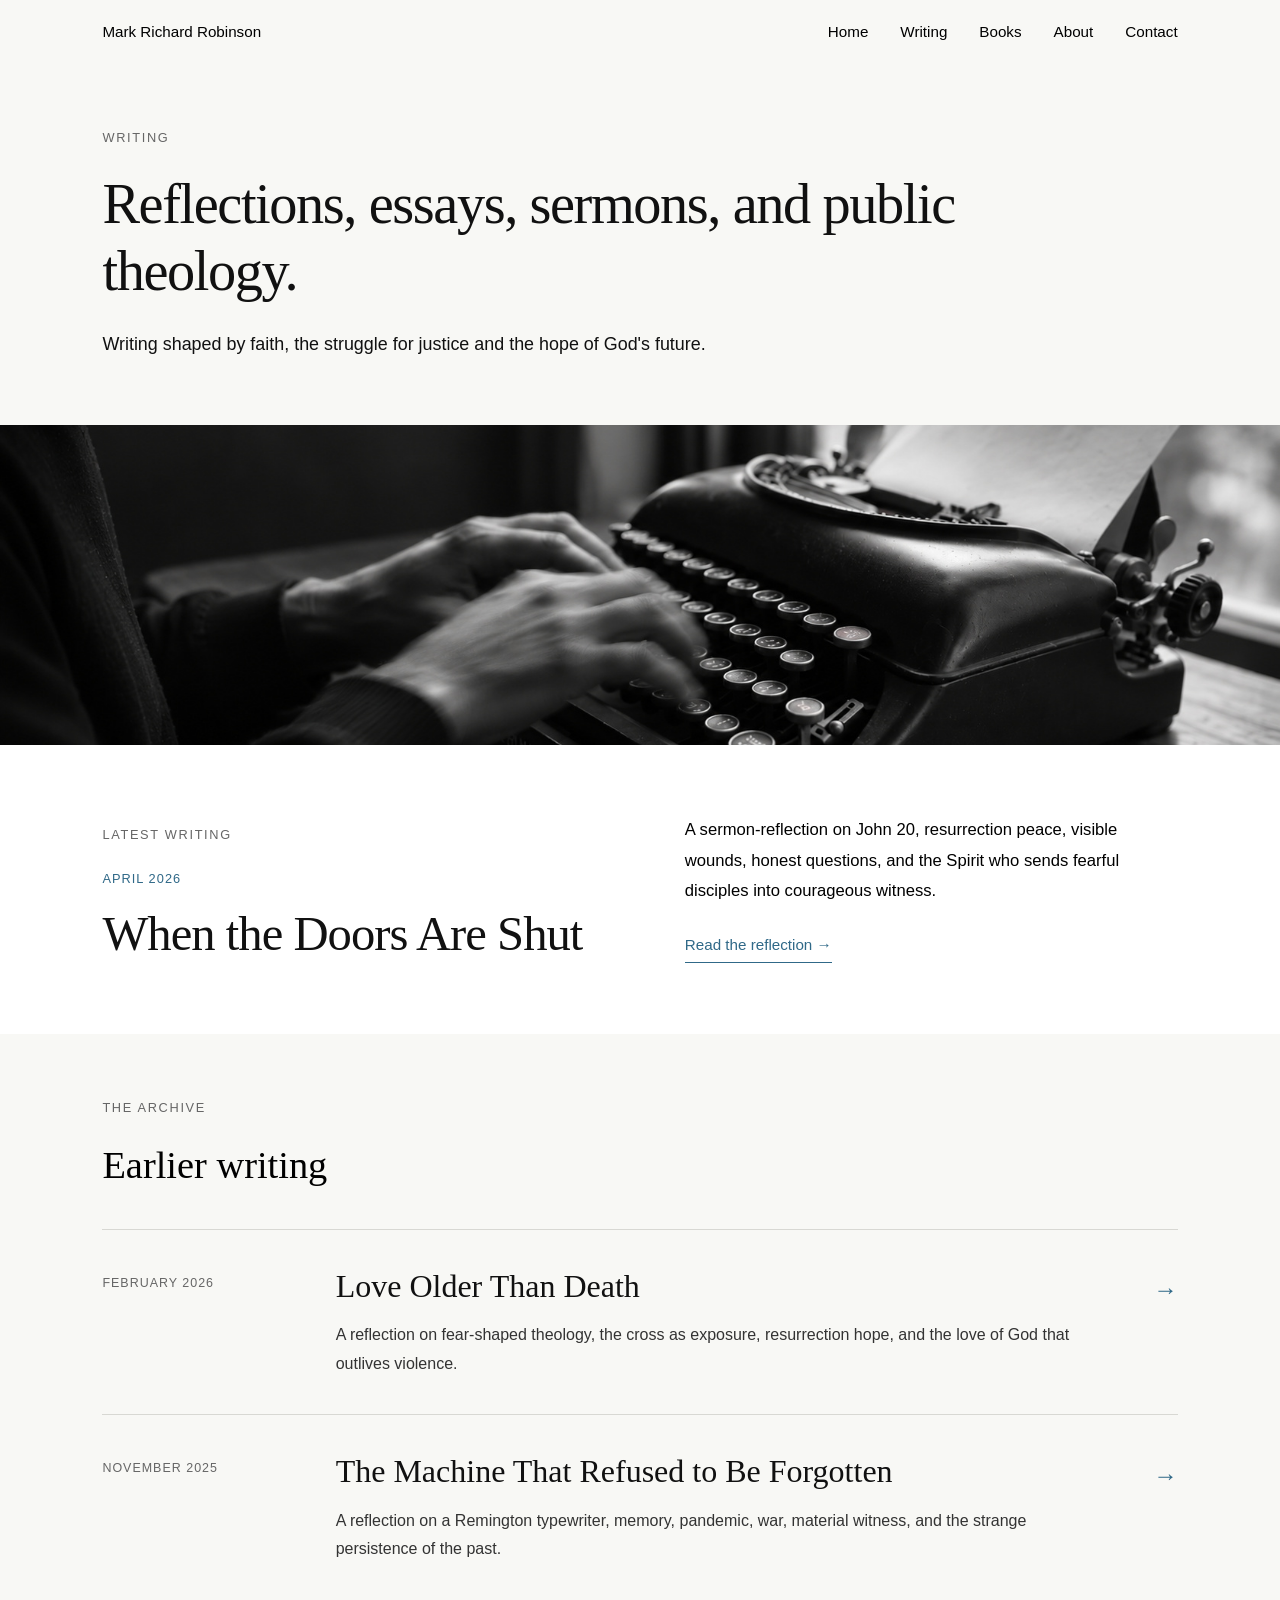
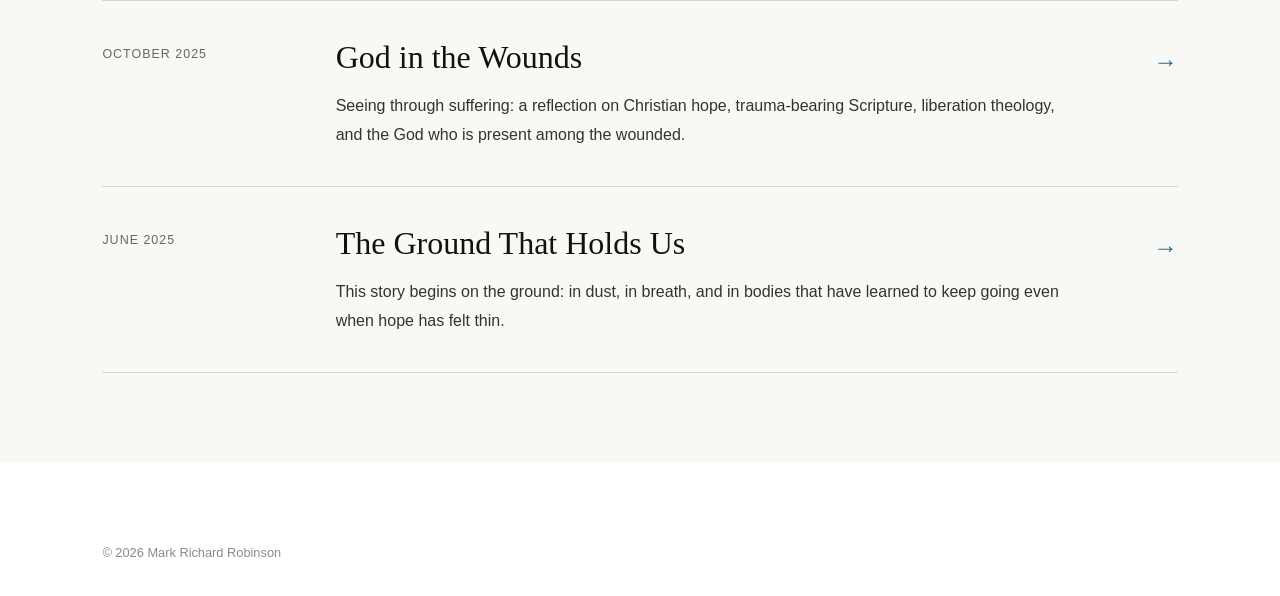
<file: writing.html>
<!DOCTYPE html>
<html lang="en">

<head>

    <meta charset="UTF-8">

    <meta name="viewport"
        content="width=device-width, initial-scale=1.0">

    <meta name="description"
        content="Reflections, essays, sermons and public theology by Mark Richard Robinson, exploring faith, justice, liberation and Christian hope.">

    <title>Writing | Mark Richard Robinson</title>

    <link rel="stylesheet" href="style.css">
    <link rel="stylesheet" href="writing.css">

</head>

<body class="writing-landing">


    <!-- ORIGINAL HEADER AND NAVIGATION -->

    <header class="site-header">

        <div class="site-title">
            <a href="index.html">Mark Richard Robinson</a>
        </div>

        <button class="menu-toggle"
            aria-label="Open menu"
            onclick="document.body.classList.toggle('menu-open')">
            Menu
        </button>

        <nav class="site-nav">

            <a href="index.html">Home</a>
            <a href="writing.html">Writing</a>
            <a href="books.html">Books</a>
            <a href="about.html">About</a>
            <a href="contact.html">Contact</a>

        </nav>

    </header>


    <main>


        <!-- WRITING INTRODUCTION -->

        <section class="journal-intro">

            <div class="journal-intro-inner">

                <p class="journal-label">
                    Writing
                </p>

                <h1>
                    Reflections, essays, sermons,
                    and public theology.
                </h1>

                <p class="journal-summary">
                    Writing shaped by faith, the struggle
                    for justice and the hope of God's future.
                </p>

            </div>

        </section>


        <!-- PANORAMIC PHOTOGRAPH -->

        <!-- WRITING LANDING PAGE BANNER -->

<div class="journal-banner">

    <img
        src="images/writing-landing-banner.jpg"
        alt="Hands working at a vintage typewriter beside a window"
        fetchpriority="high">

</div>


        <!-- LATEST ARTICLE -->

        <section class="journal-featured">

            <div class="journal-featured-inner">

                <div class="journal-featured-heading">

                    <p class="journal-label">
                        Latest Writing
                    </p>

                    <p class="journal-date">
                        April 2026
                    </p>

                    <h2>
                        <a href="writing/when-the-doors-are-shut.html">
                            When the Doors Are Shut
                        </a>
                    </h2>

                </div>

                <div class="journal-featured-description">

                    <p>
                        A sermon-reflection on John 20,
                        resurrection peace, visible wounds,
                        honest questions, and the Spirit
                        who sends fearful disciples into
                        courageous witness.
                    </p>

                    <a href="writing/when-the-doors-are-shut.html"
                        class="journal-read-link">

                        Read the reflection →

                    </a>

                </div>

            </div>

        </section>


        <!-- WRITING ARCHIVE -->

        <section class="journal-archive">

            <div class="journal-archive-inner">

                <div class="journal-archive-heading">

                    <p class="journal-label">
                        The Archive
                    </p>

                    <h2>Earlier writing</h2>

                </div>


                <!-- FEBRUARY 2026 -->

                <article class="journal-entry">

                    <a href="writing/love-older-than-death.html"
                        class="journal-entry-link">

                        <div class="journal-entry-date">

                            <time datetime="2026-02">
                                February 2026
                            </time>

                        </div>

                        <div class="journal-entry-content">

                            <h3>
                                Love Older Than Death
                            </h3>

                            <p>
                                A reflection on fear-shaped
                                theology, the cross as exposure,
                                resurrection hope, and the love
                                of God that outlives violence.
                            </p>

                        </div>

                        <span class="journal-entry-arrow"
                            aria-hidden="true">
                            →
                        </span>

                    </a>

                </article>


                <!-- NOVEMBER 2025 -->

                <article class="journal-entry">

                    <a href="writing/the-machine-that-refused-to-be-forgotten.html"
                        class="journal-entry-link">

                        <div class="journal-entry-date">

                            <time datetime="2025-11">
                                November 2025
                            </time>

                        </div>

                        <div class="journal-entry-content">

                            <h3>
                                The Machine That Refused
                                to Be Forgotten
                            </h3>

                            <p>
                                A reflection on a Remington
                                typewriter, memory, pandemic,
                                war, material witness, and
                                the strange persistence of
                                the past.
                            </p>

                        </div>

                        <span class="journal-entry-arrow"
                            aria-hidden="true">
                            →
                        </span>

                    </a>

                </article>


                <!-- OCTOBER 2025 -->

                <article class="journal-entry">

                    <a href="writing/god-in-the-wounds.html"
                        class="journal-entry-link">

                        <div class="journal-entry-date">

                            <time datetime="2025-10">
                                October 2025
                            </time>

                        </div>

                        <div class="journal-entry-content">

                            <h3>
                                God in the Wounds
                            </h3>

                            <p>
                                Seeing through suffering:
                                a reflection on Christian hope,
                                trauma-bearing Scripture,
                                liberation theology, and the
                                God who is present among
                                the wounded.
                            </p>

                        </div>

                        <span class="journal-entry-arrow"
                            aria-hidden="true">
                            →
                        </span>

                    </a>

                </article>


                <!-- JUNE 2025 -->

                <article class="journal-entry">

                    <a href="writing/ground-that-holds-us.html"
                        class="journal-entry-link">

                        <div class="journal-entry-date">

                            <time datetime="2025-06">
                                June 2025
                            </time>

                        </div>

                        <div class="journal-entry-content">

                            <h3>
                                The Ground That Holds Us
                            </h3>

                            <p>
                                This story begins on the ground:
                                in dust, in breath, and in bodies
                                that have learned to keep going
                                even when hope has felt thin.
                            </p>

                        </div>

                        <span class="journal-entry-arrow"
                            aria-hidden="true">
                            →
                        </span>

                    </a>

                </article>

            </div>

        </section>


    </main>


    <!-- ORIGINAL WEBSITE FOOTER -->

    <footer class="site-footer">

        <div class="footer-inner">

            <p class="footer-copyright">

                © 2026 Mark Richard Robinson

            </p>

        </div>

    </footer>


</body>

</html>
</file>
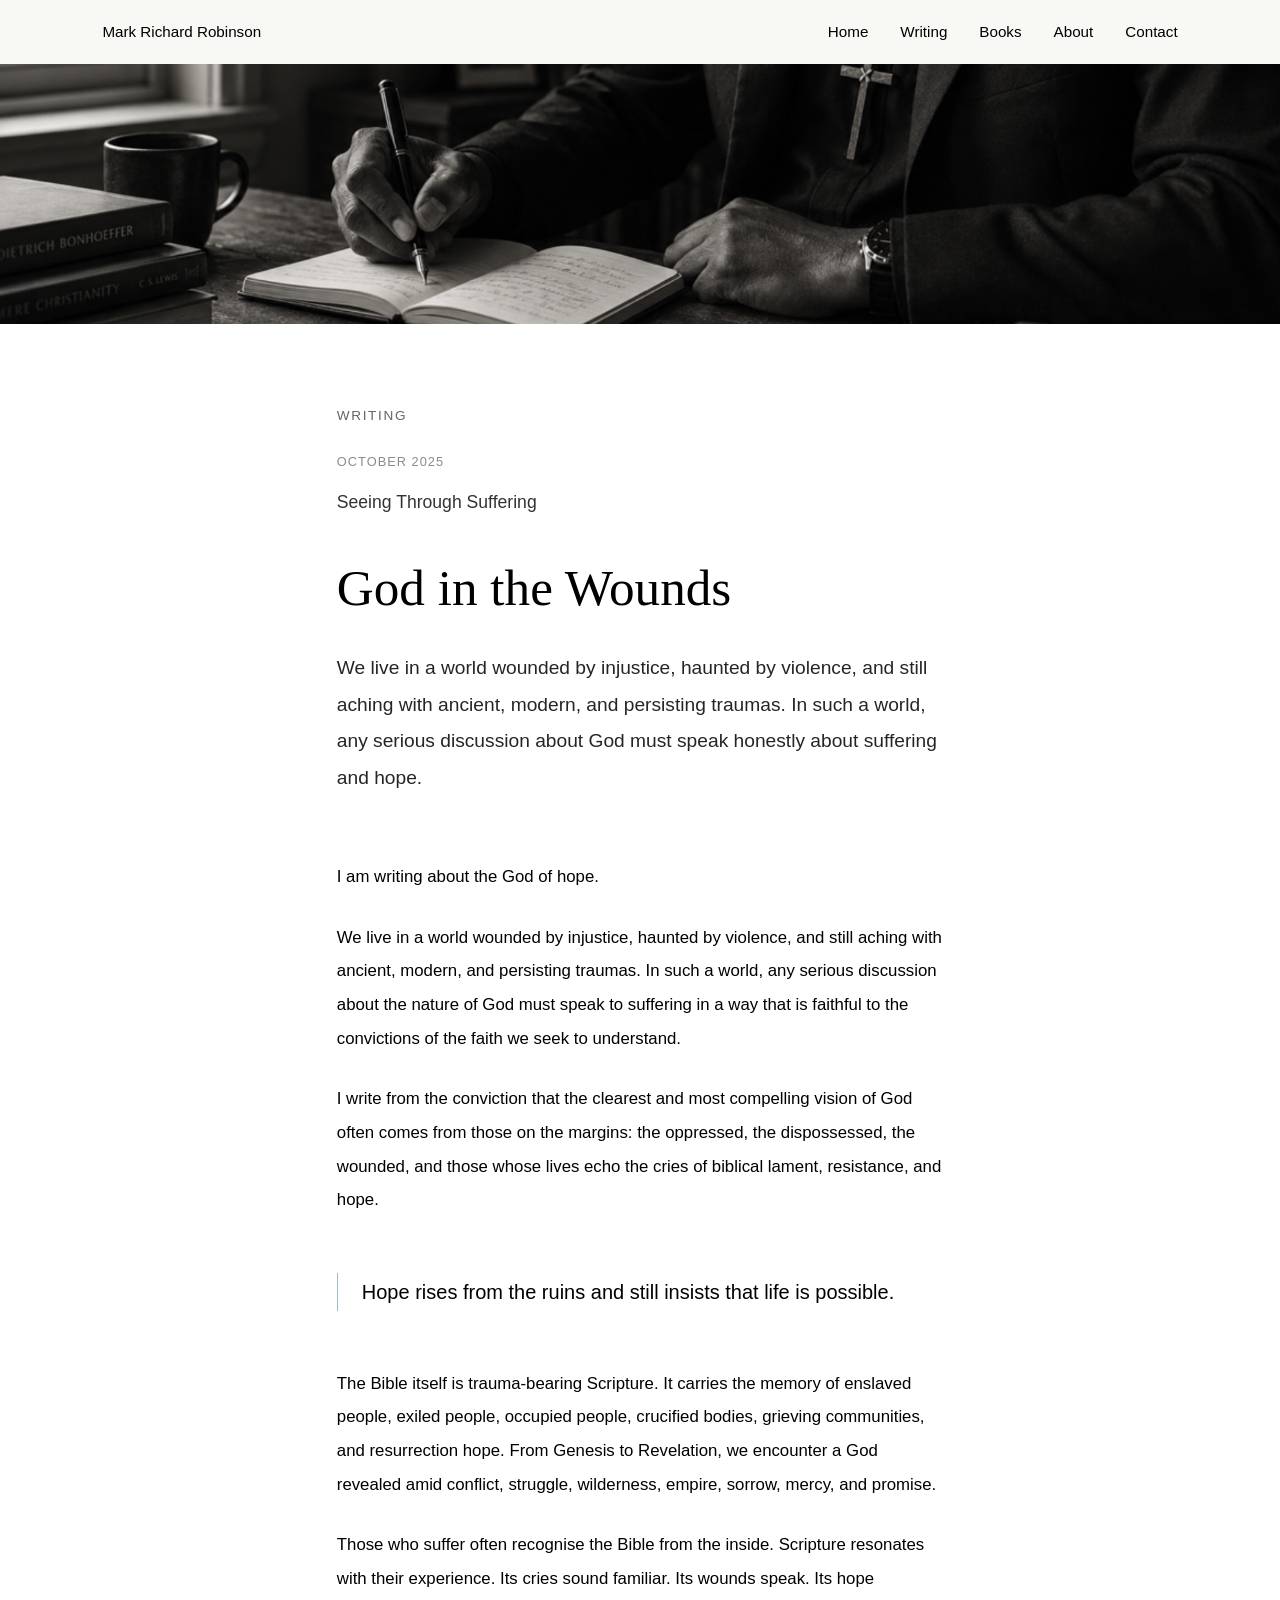
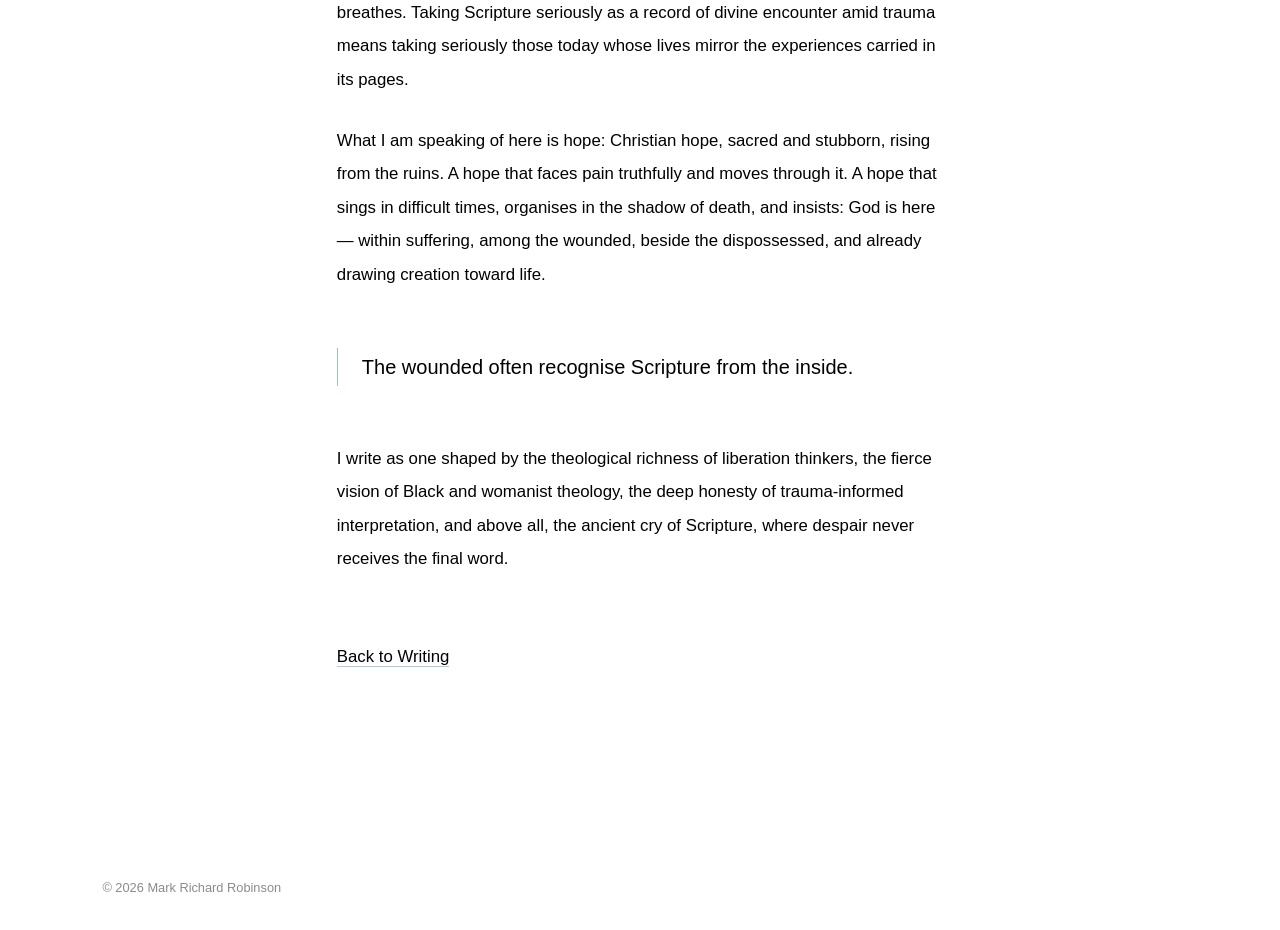
<file: writing/god-in-the-wounds.html>
<!DOCTYPE html>
<html lang="en">

<head>
    <meta charset="UTF-8">
    <meta name="viewport" content="width=device-width, initial-scale=1.0">
    <title>God in the Wounds | Mark Richard Robinson</title>
    <link rel="stylesheet" href="../style.css">
</head>

<body>

<header class="site-header">

    <div class="site-title">
        <a href="../index.html">Mark Richard Robinson</a>
    </div>

    <button class="menu-toggle"
        aria-label="Open menu"
        onclick="document.body.classList.toggle('menu-open')">
        Menu
    </button>

    <nav class="site-nav">
        <a href="../index.html">Home</a>
        <a href="../writing.html">Writing</a>
        <a href="../books.html">Books</a>
        <a href="../about.html">About</a>
        <a href="../contact.html">Contact</a>
    </nav>

</header>

<main>

<article class="article-page">

    <figure class="article-banner">
        <img src="../images/writing-banner.jpg" alt="Bible, watch, notebook, and wooden cross">
    </figure>

    <header class="article-header">

        <p class="section-label">
            Writing
        </p>

        <p class="article-date">
            October 2025
        </p>

        <p class="article-kicker">
            Seeing Through Suffering
        </p>

        <h1>
            God in the Wounds
        </h1>

        <p class="article-intro">
            We live in a world wounded by injustice, haunted by violence, and still aching with ancient, modern, and persisting traumas. In such a world, any serious discussion about God must speak honestly about suffering and hope.
        </p>

    </header>

    <div class="article-body">

        <p>
            I am writing about the God of hope.
        </p>

        <p>
            We live in a world wounded by injustice, haunted by violence, and still aching with ancient, modern, and persisting traumas. In such a world, any serious discussion about the nature of God must speak to suffering in a way that is faithful to the convictions of the faith we seek to understand.
        </p>

        <p>
            I write from the conviction that the clearest and most compelling vision of God often comes from those on the margins: the oppressed, the dispossessed, the wounded, and those whose lives echo the cries of biblical lament, resistance, and hope.
        </p>

        <blockquote>
            Hope rises from the ruins and still insists that life is possible.
        </blockquote>

        <p>
            The Bible itself is trauma-bearing Scripture. It carries the memory of enslaved people, exiled people, occupied people, crucified bodies, grieving communities, and resurrection hope. From Genesis to Revelation, we encounter a God revealed amid conflict, struggle, wilderness, empire, sorrow, mercy, and promise.
        </p>

        <p>
            Those who suffer often recognise the Bible from the inside. Scripture resonates with their experience. Its cries sound familiar. Its wounds speak. Its hope breathes. Taking Scripture seriously as a record of divine encounter amid trauma means taking seriously those today whose lives mirror the experiences carried in its pages.
        </p>

        <p>
            What I am speaking of here is hope: Christian hope, sacred and stubborn, rising from the ruins. A hope that faces pain truthfully and moves through it. A hope that sings in difficult times, organises in the shadow of death, and insists: God is here — within suffering, among the wounded, beside the dispossessed, and already drawing creation toward life.
        </p>

        <blockquote>
            The wounded often recognise Scripture from the inside.
        </blockquote>

        <p>
            I write as one shaped by the theological richness of liberation thinkers, the fierce vision of Black and womanist theology, the deep honesty of trauma-informed interpretation, and above all, the ancient cry of Scripture, where despair never receives the final word.
        </p>

        <p class="article-back-link">
            <a href="../writing.html">
                Back to Writing
            </a>
        </p>

    </div>

</article>

</main>

<footer class="site-footer">

    <div class="footer-inner">

        <p class="footer-copyright">
            © 2026 Mark Richard Robinson
        </p>

    </div>

</footer>

</body>

</html>
</file>
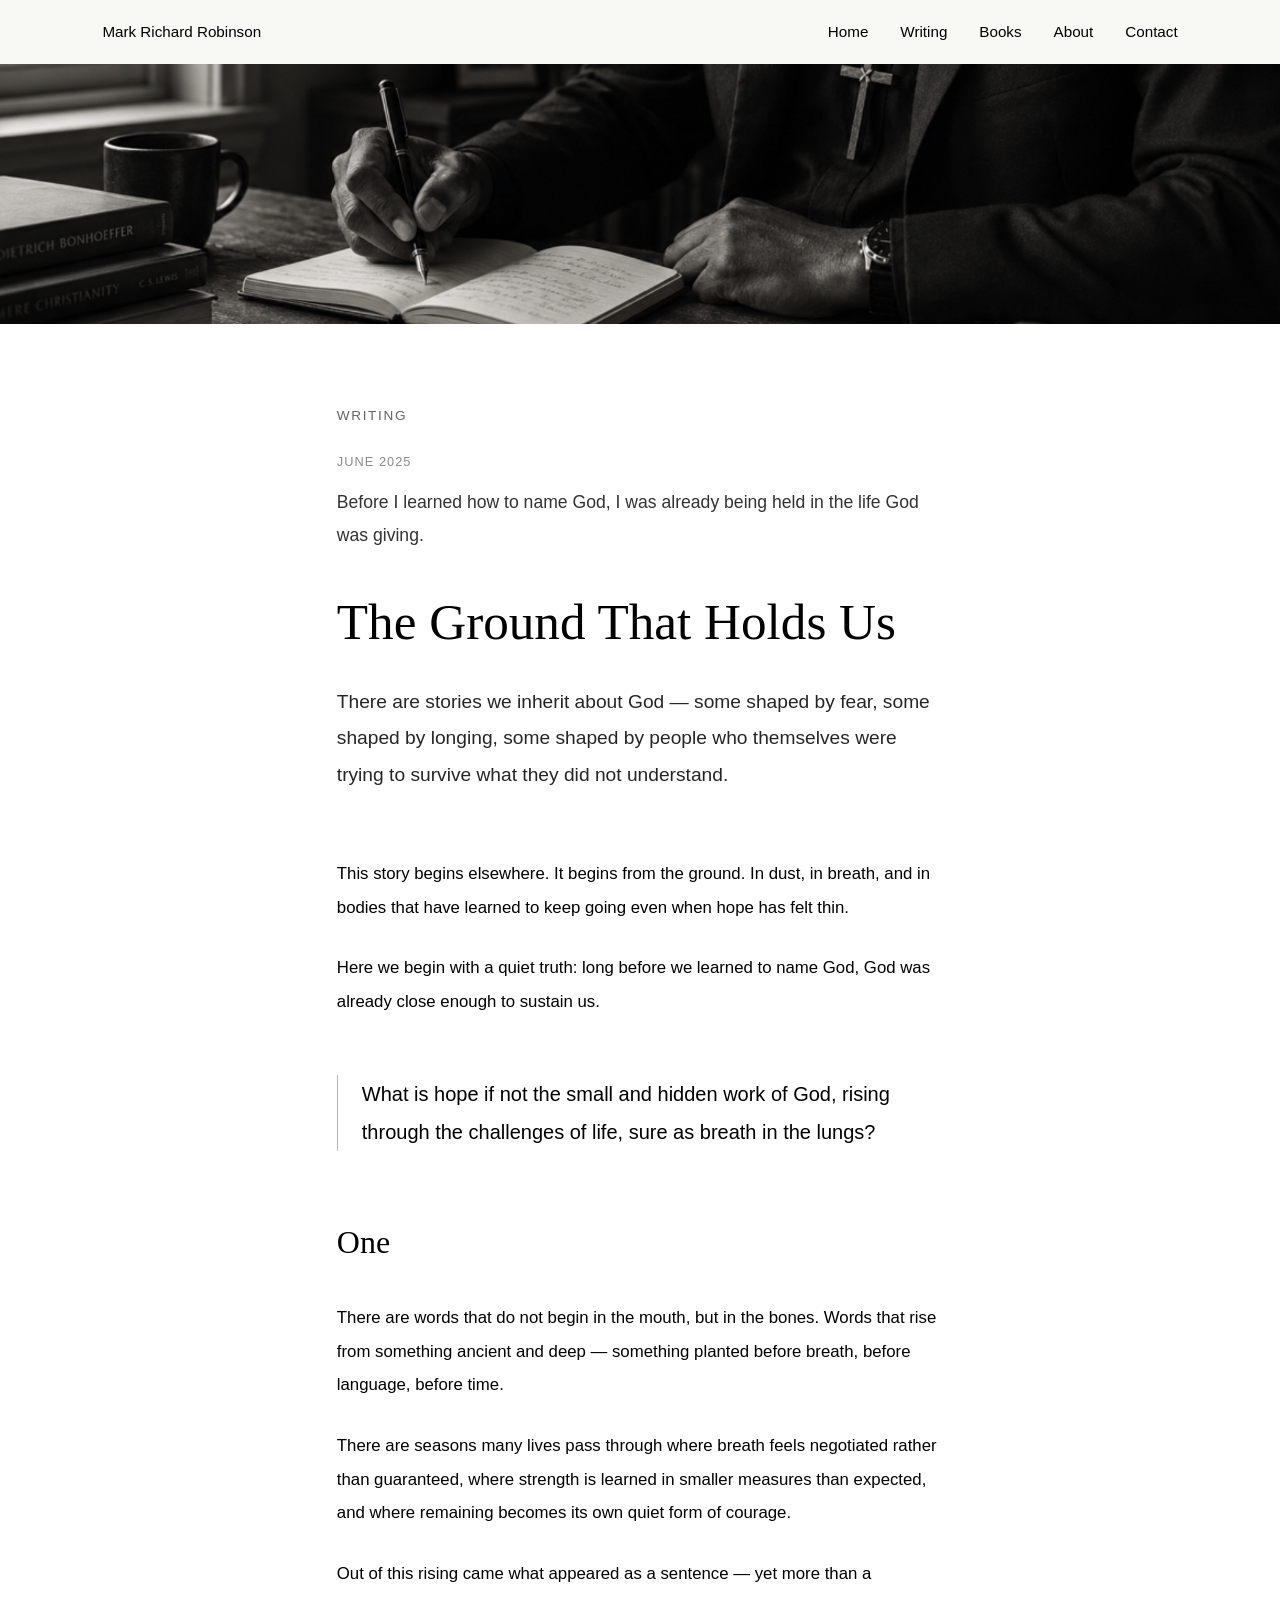
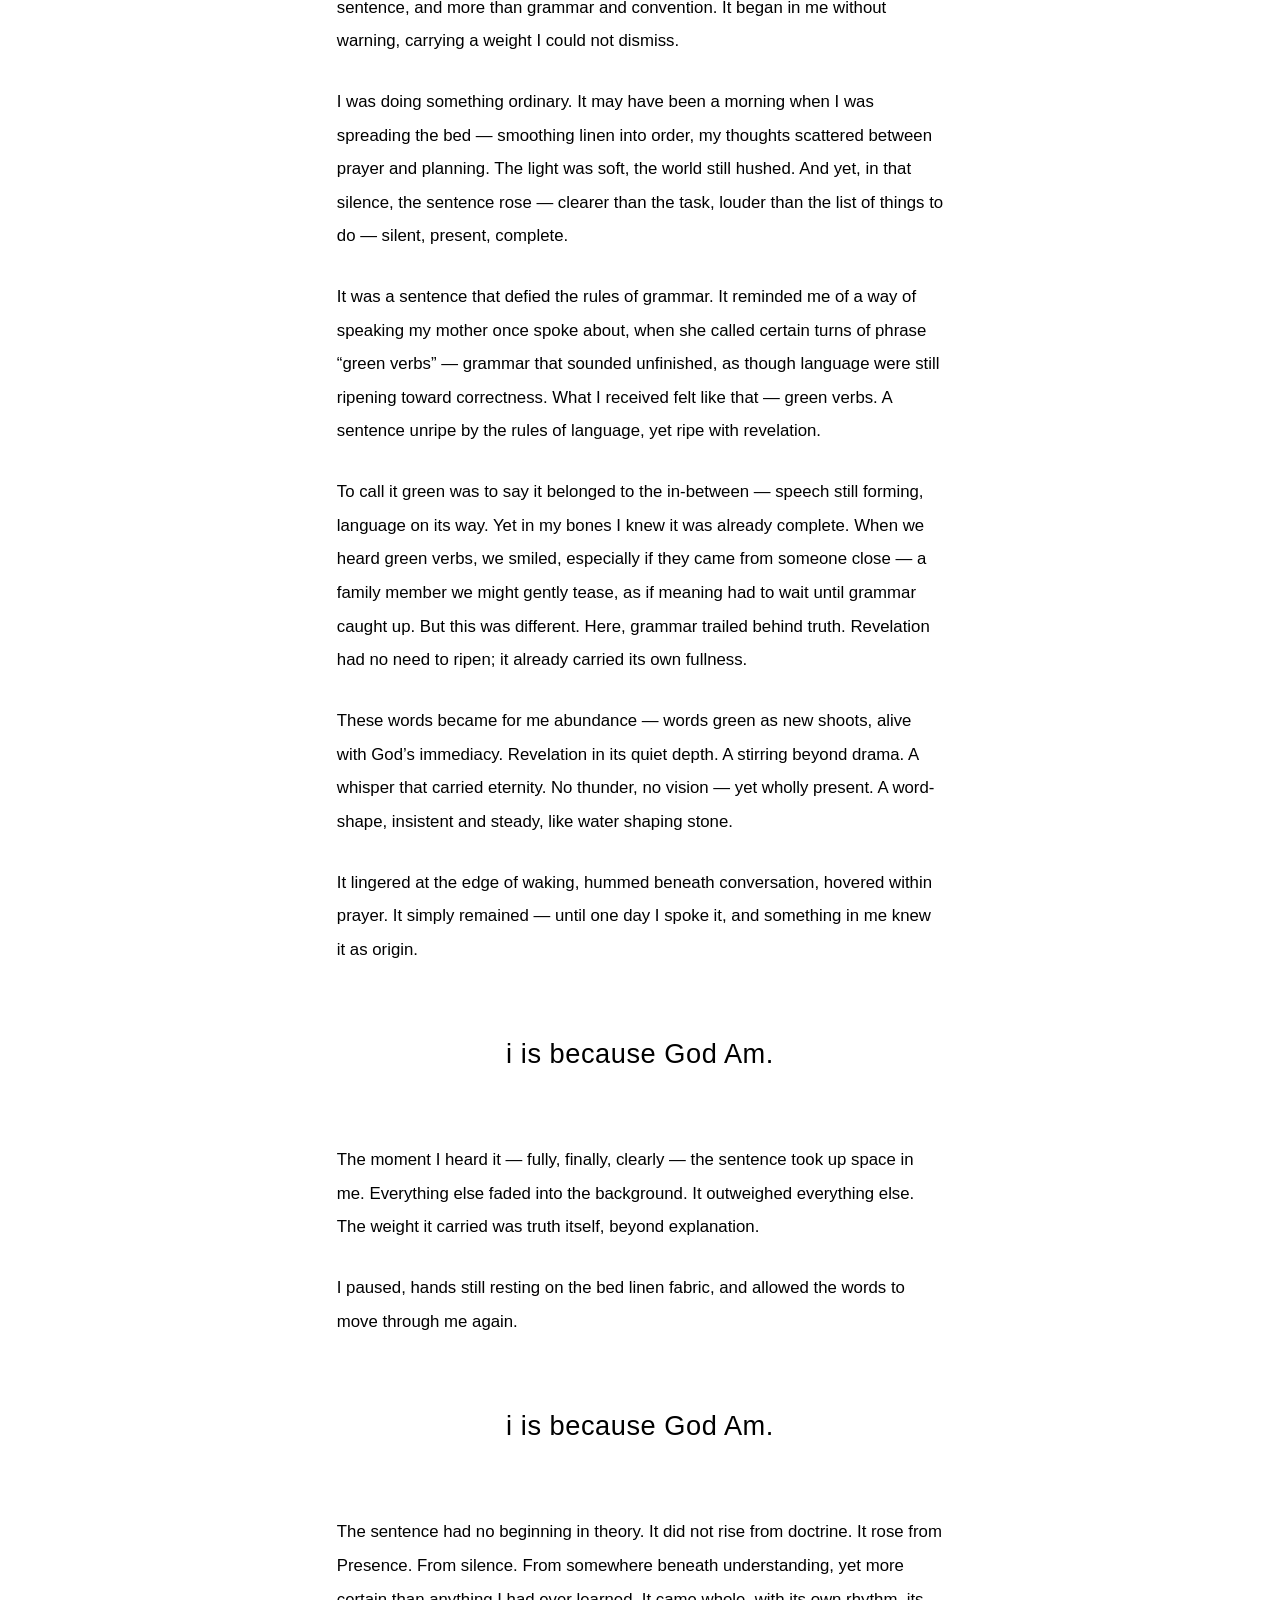
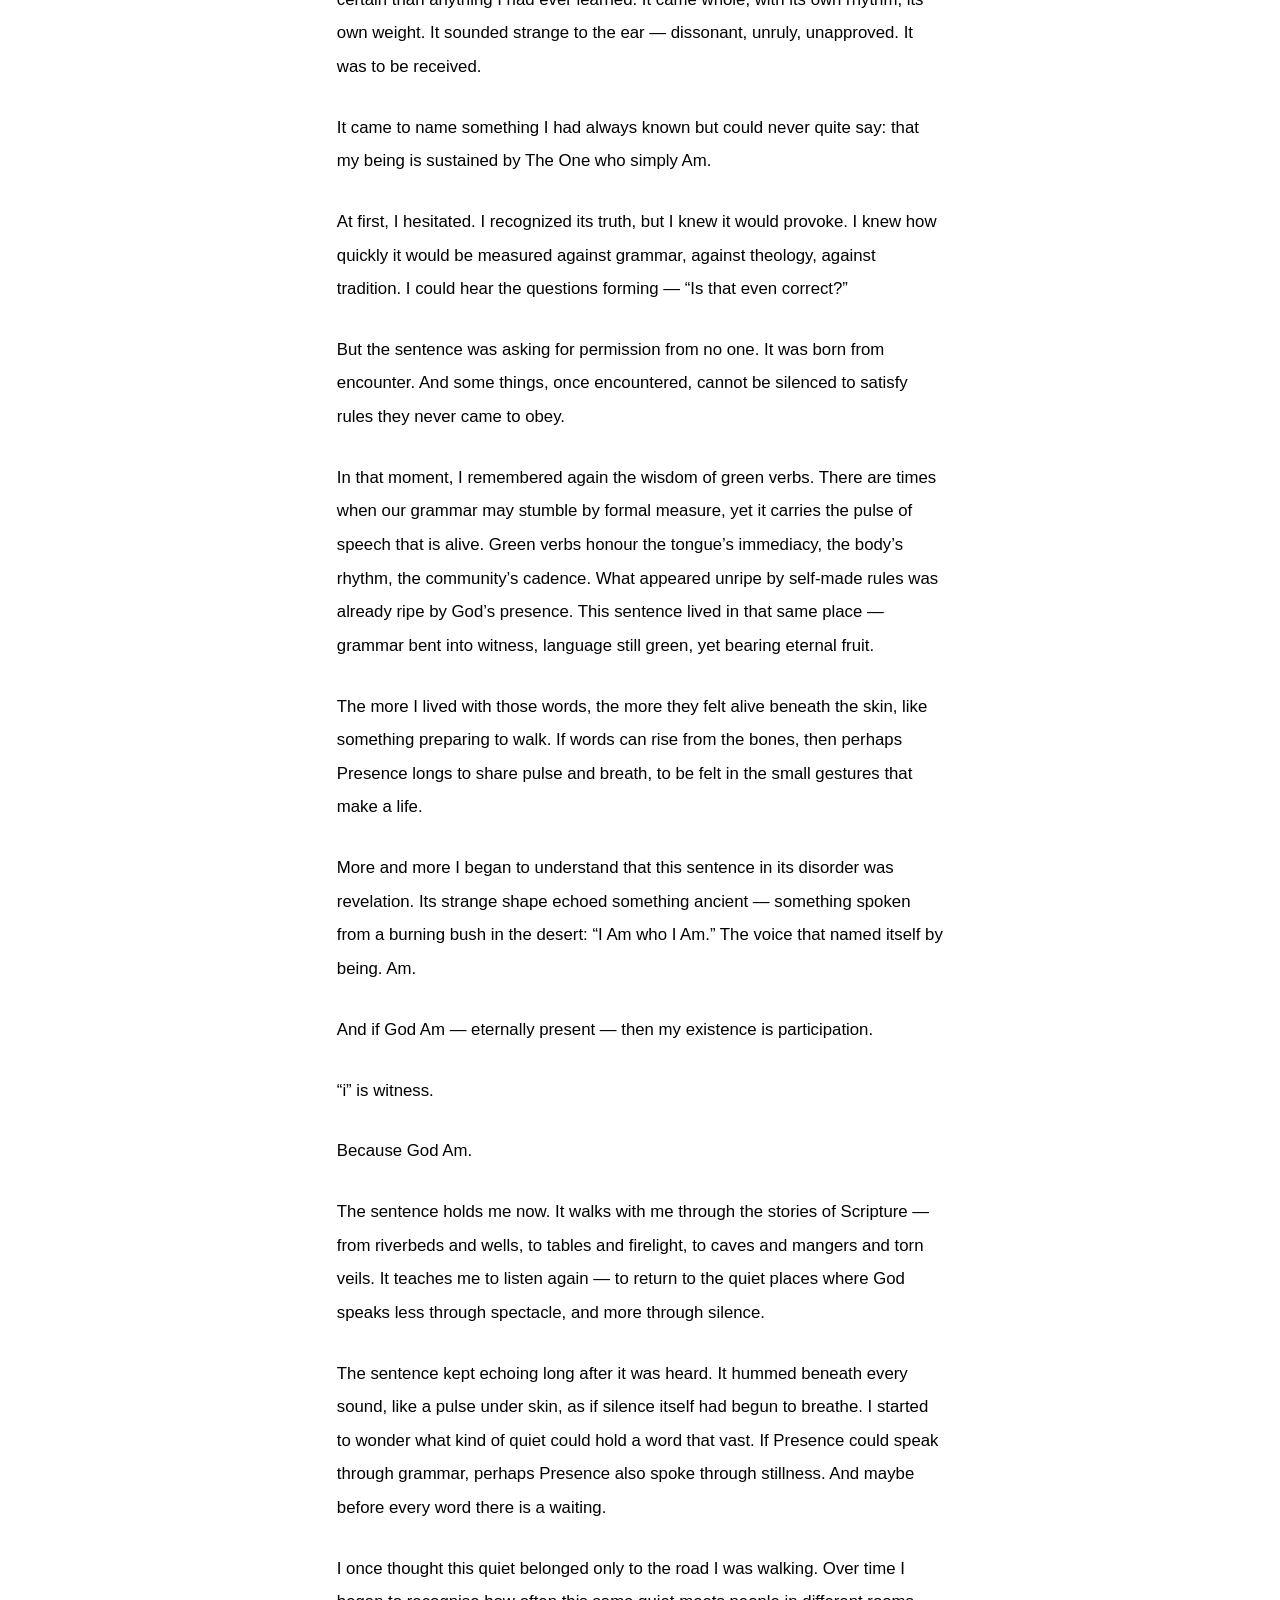
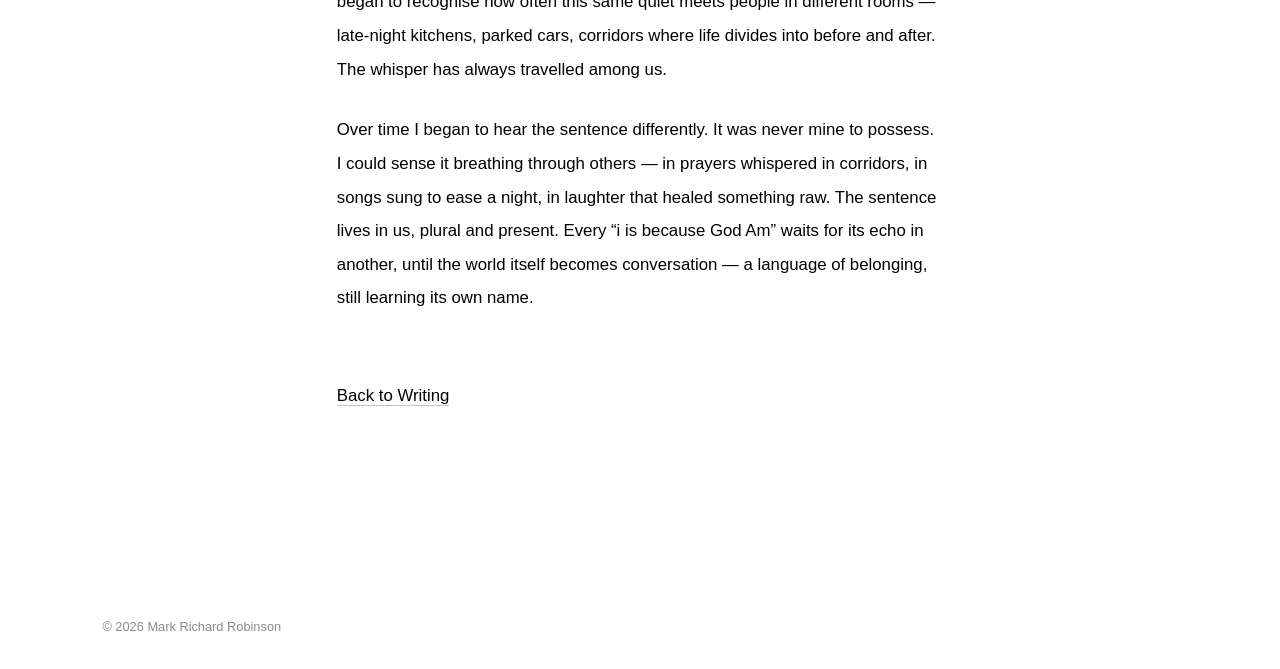
<file: writing/ground-that-holds-us.html>
<!DOCTYPE html>
<html lang="en">

<head>
    <meta charset="UTF-8">
    <meta name="viewport" content="width=device-width, initial-scale=1.0">
    <title>The Ground That Holds Us | Mark Richard Robinson</title>
    <link rel="stylesheet" href="../style.css">
</head>

<body>

<header class="site-header">

    <div class="site-title">
        <a href="../index.html">Mark Richard Robinson</a>
    </div>

    <button class="menu-toggle"
        aria-label="Open menu"
        onclick="document.body.classList.toggle('menu-open')">
        Menu
    </button>

    <nav class="site-nav">
        <a href="../index.html">Home</a>
        <a href="../writing.html">Writing</a>
        <a href="../books.html">Books</a>
        <a href="../about.html">About</a>
        <a href="../contact.html">Contact</a>
    </nav>

</header>

<main>

<article class="article-page">

    <figure class="article-banner">
        <img src="../images/writing-banner.jpg" alt="Bible, watch, notebook, and wooden cross">
    </figure>

    <header class="article-header">

        <p class="section-label">
            Writing
        </p>

        <p class="article-date">
            June 2025
        </p>

        <p class="article-kicker">
            Before I learned how to name God, I was already being held in the life God was giving.
        </p>

        <h1>
            The Ground That Holds Us
        </h1>

        <p class="article-intro">
            There are stories we inherit about God — some shaped by fear, some shaped by longing, some shaped by people who themselves were trying to survive what they did not understand.
        </p>

    </header>

    <div class="article-body">

        <p>
            This story begins elsewhere. It begins from the ground. In dust, in breath, and in bodies that have learned to keep going even when hope has felt thin.
        </p>

        <p>
            Here we begin with a quiet truth: long before we learned to name God, God was already close enough to sustain us.
        </p>

        <blockquote>
            What is hope if not the small and hidden work of God, rising through the challenges of life, sure as breath in the lungs?
        </blockquote>

        <h2>
            One
        </h2>

        <p>
            There are words that do not begin in the mouth, but in the bones. Words that rise from something ancient and deep — something planted before breath, before language, before time.
        </p>

        <p>
            There are seasons many lives pass through where breath feels negotiated rather than guaranteed, where strength is learned in smaller measures than expected, and where remaining becomes its own quiet form of courage.
        </p>

        <p>
            Out of this rising came what appeared as a sentence — yet more than a sentence, and more than grammar and convention. It began in me without warning, carrying a weight I could not dismiss.
        </p>

        <p>
            I was doing something ordinary. It may have been a morning when I was spreading the bed — smoothing linen into order, my thoughts scattered between prayer and planning. The light was soft, the world still hushed. And yet, in that silence, the sentence rose — clearer than the task, louder than the list of things to do — silent, present, complete.
        </p>

        <p>
            It was a sentence that defied the rules of grammar. It reminded me of a way of speaking my mother once spoke about, when she called certain turns of phrase “green verbs” — grammar that sounded unfinished, as though language were still ripening toward correctness. What I received felt like that — green verbs. A sentence unripe by the rules of language, yet ripe with revelation.
        </p>

        <p>
            To call it green was to say it belonged to the in-between — speech still forming, language on its way. Yet in my bones I knew it was already complete. When we heard green verbs, we smiled, especially if they came from someone close — a family member we might gently tease, as if meaning had to wait until grammar caught up. But this was different. Here, grammar trailed behind truth. Revelation had no need to ripen; it already carried its own fullness.
        </p>

        <p>
            These words became for me abundance — words green as new shoots, alive with God’s immediacy. Revelation in its quiet depth. A stirring beyond drama. A whisper that carried eternity. No thunder, no vision — yet wholly present. A word-shape, insistent and steady, like water shaping stone.
        </p>

        <p>
            It lingered at the edge of waking, hummed beneath conversation, hovered within prayer. It simply remained — until one day I spoke it, and something in me knew it as origin.
        </p>

        <p class="article-revelation-line">
            i is because God Am.
        </p>

        <p>
            The moment I heard it — fully, finally, clearly — the sentence took up space in me. Everything else faded into the background. It outweighed everything else. The weight it carried was truth itself, beyond explanation.
        </p>

        <p>
            I paused, hands still resting on the bed linen fabric, and allowed the words to move through me again.
        </p>

        <p class="article-revelation-line">
            i is because God Am.
        </p>

        <p>
            The sentence had no beginning in theory. It did not rise from doctrine. It rose from Presence. From silence. From somewhere beneath understanding, yet more certain than anything I had ever learned. It came whole, with its own rhythm, its own weight. It sounded strange to the ear — dissonant, unruly, unapproved. It was to be received.
        </p>

        <p>
            It came to name something I had always known but could never quite say: that my being is sustained by The One who simply Am.
        </p>

        <p>
            At first, I hesitated. I recognized its truth, but I knew it would provoke. I knew how quickly it would be measured against grammar, against theology, against tradition. I could hear the questions forming — “Is that even correct?”
        </p>

        <p>
            But the sentence was asking for permission from no one. It was born from encounter. And some things, once encountered, cannot be silenced to satisfy rules they never came to obey.
        </p>

        <p>
            In that moment, I remembered again the wisdom of green verbs. There are times when our grammar may stumble by formal measure, yet it carries the pulse of speech that is alive. Green verbs honour the tongue’s immediacy, the body’s rhythm, the community’s cadence. What appeared unripe by self-made rules was already ripe by God’s presence. This sentence lived in that same place — grammar bent into witness, language still green, yet bearing eternal fruit.
        </p>

        <p>
            The more I lived with those words, the more they felt alive beneath the skin, like something preparing to walk. If words can rise from the bones, then perhaps Presence longs to share pulse and breath, to be felt in the small gestures that make a life.
        </p>

        <p>
            More and more I began to understand that this sentence in its disorder was revelation. Its strange shape echoed something ancient — something spoken from a burning bush in the desert: “I Am who I Am.” The voice that named itself by being. Am.
        </p>

        <p>
            And if God Am — eternally present — then my existence is participation.
        </p>

        <p>
            “i” is witness.
        </p>

        <p>
            Because God Am.
        </p>

        <p>
            The sentence holds me now. It walks with me through the stories of Scripture — from riverbeds and wells, to tables and firelight, to caves and mangers and torn veils. It teaches me to listen again — to return to the quiet places where God speaks less through spectacle, and more through silence.
        </p>

        <p>
            The sentence kept echoing long after it was heard. It hummed beneath every sound, like a pulse under skin, as if silence itself had begun to breathe. I started to wonder what kind of quiet could hold a word that vast. If Presence could speak through grammar, perhaps Presence also spoke through stillness. And maybe before every word there is a waiting.
        </p>

        <p>
            I once thought this quiet belonged only to the road I was walking. Over time I began to recognise how often this same quiet meets people in different rooms — late-night kitchens, parked cars, corridors where life divides into before and after. The whisper has always travelled among us.
        </p>

        <p>
            Over time I began to hear the sentence differently. It was never mine to possess. I could sense it breathing through others — in prayers whispered in corridors, in songs sung to ease a night, in laughter that healed something raw. The sentence lives in us, plural and present. Every “i is because God Am” waits for its echo in another, until the world itself becomes conversation — a language of belonging, still learning its own name.
        </p>

        <p class="article-back-link">
            <a href="../writing.html">
                Back to Writing
            </a>
        </p>

    </div>

</article>

</main>

<footer class="site-footer">

    <div class="footer-inner">
        <p class="footer-copyright">
            © 2026 Mark Richard Robinson
        </p>
    </div>

</footer>

</body>

</html>
</file>
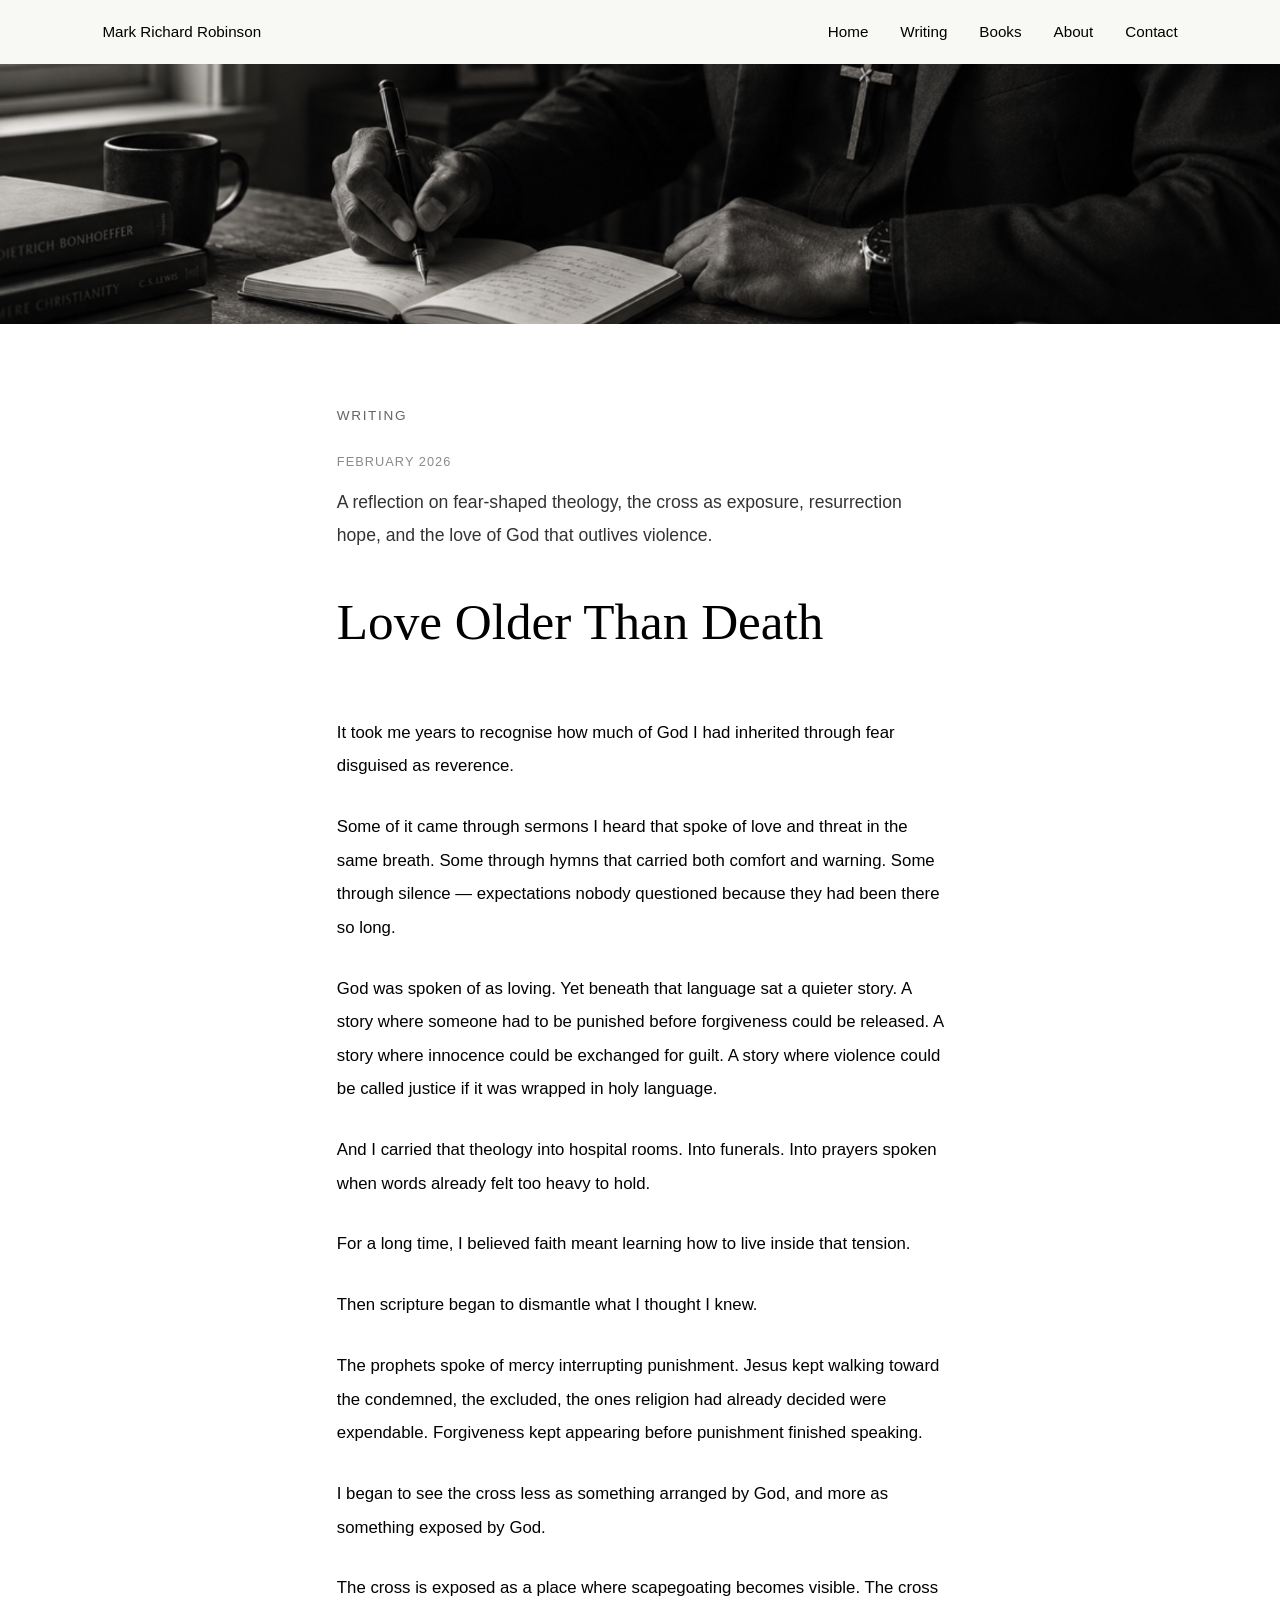
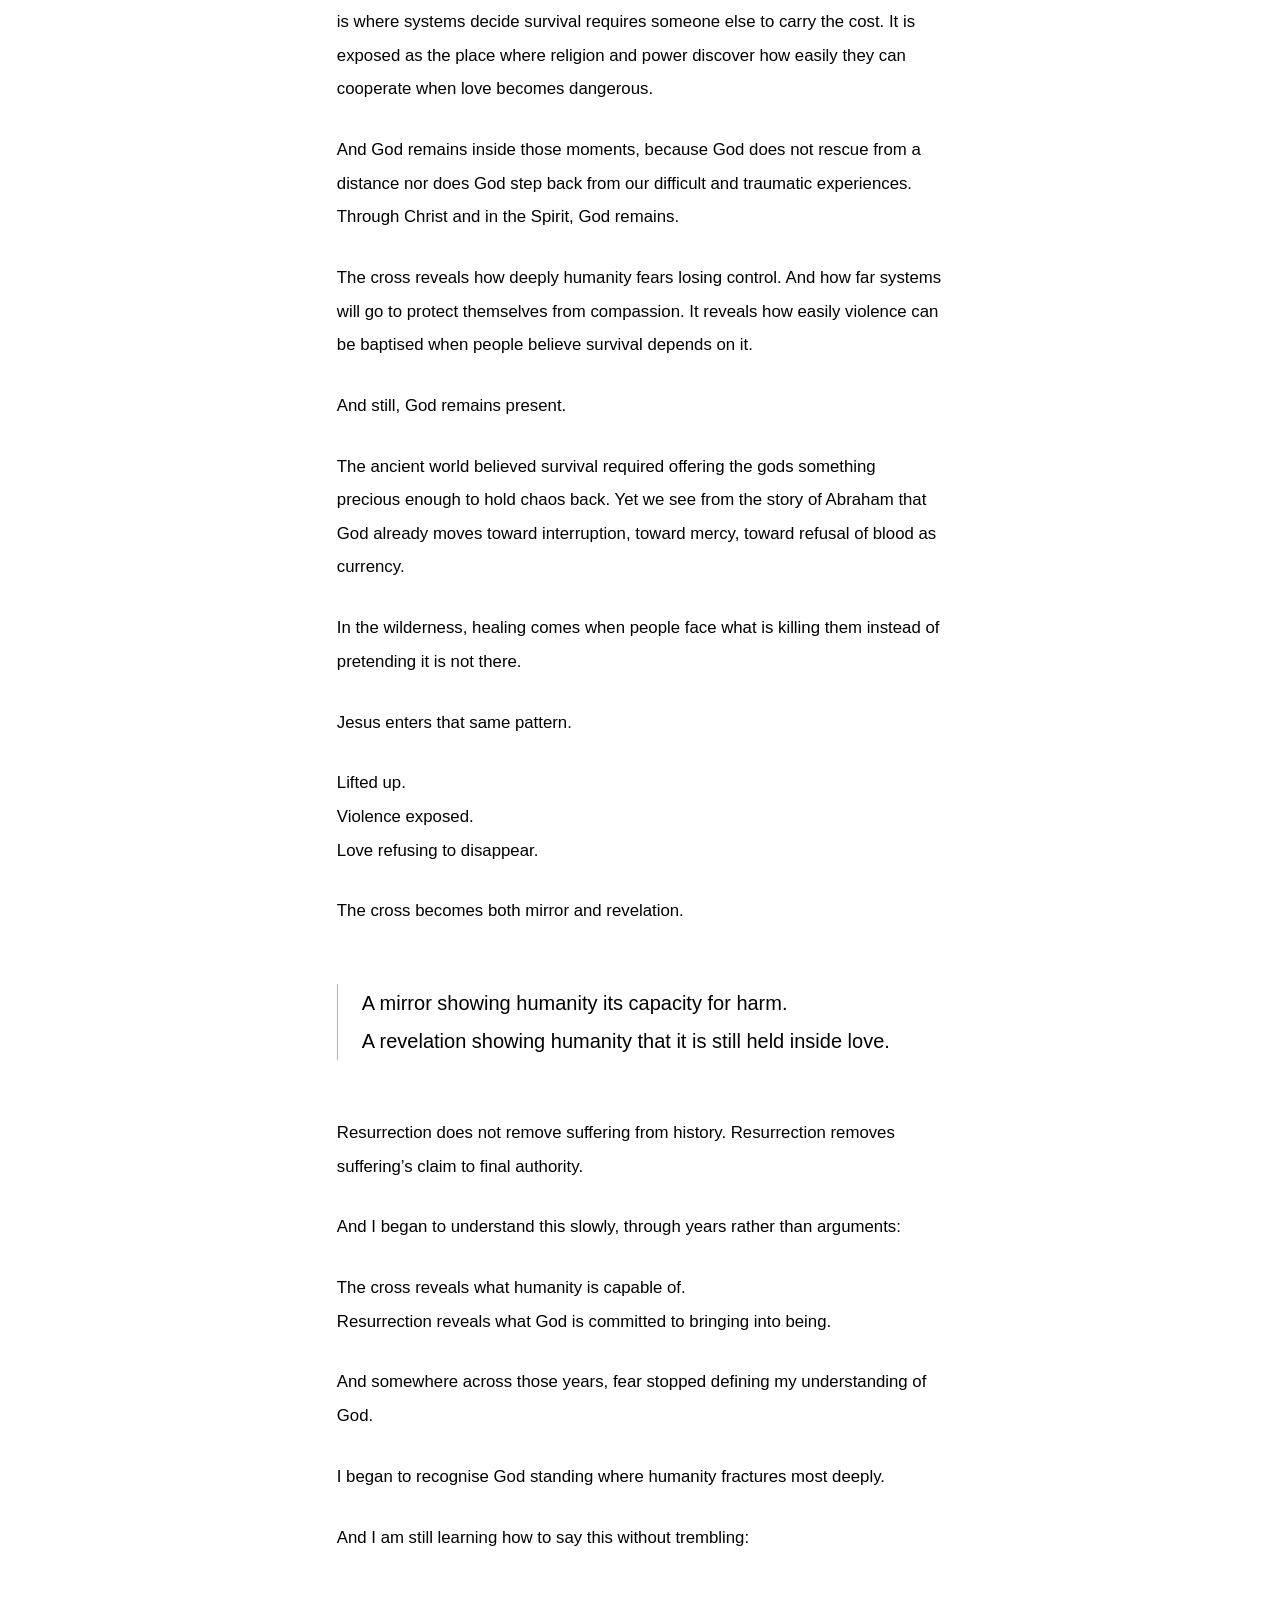
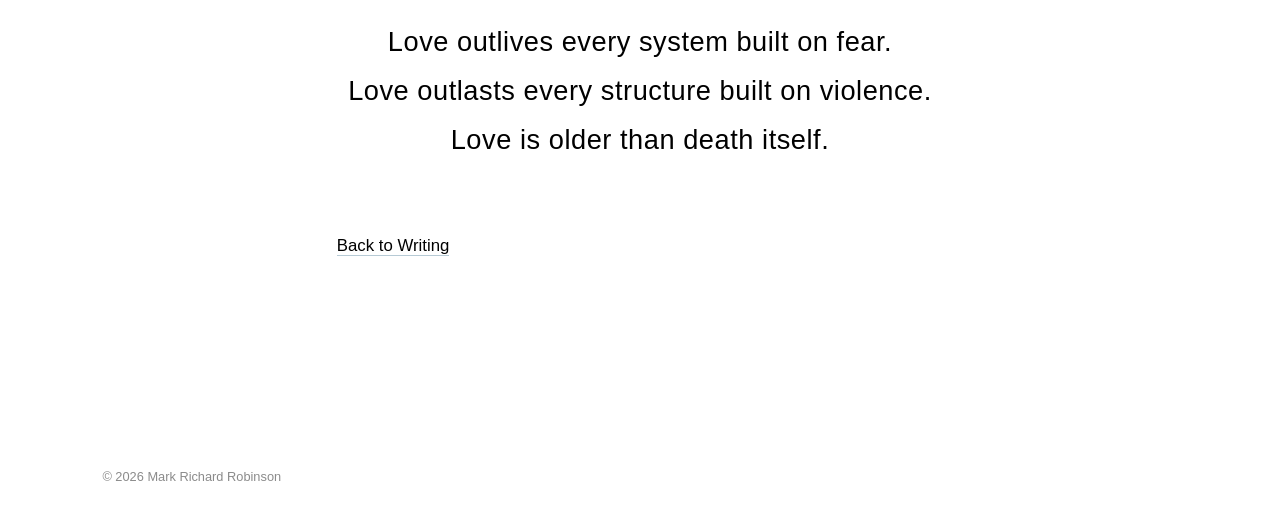
<file: writing/love-older-than-death.html>
<!DOCTYPE html>
<html lang="en">

<head>
    <meta charset="UTF-8">
    <meta name="viewport" content="width=device-width, initial-scale=1.0">
    <title>Love Older Than Death | Mark Richard Robinson</title>
    <link rel="stylesheet" href="../style.css">
</head>

<body>

<header class="site-header">

    <div class="site-title">
        <a href="../index.html">Mark Richard Robinson</a>
    </div>

    <button class="menu-toggle"
        aria-label="Open menu"
        onclick="document.body.classList.toggle('menu-open')">
        Menu
    </button>

    <nav class="site-nav">
        <a href="../index.html">Home</a>
        <a href="../writing.html">Writing</a>
        <a href="../books.html">Books</a>
        <a href="../about.html">About</a>
        <a href="../contact.html">Contact</a>
    </nav>

</header>

<main>

<article class="article-page">

    <figure class="article-banner">
        <img src="../images/writing-banner.jpg" alt="Bible, watch, notebook, and wooden cross">
    </figure>

    <header class="article-header">

        <p class="section-label">
            Writing
        </p>

        <p class="article-date">
            February 2026
        </p>

        <p class="article-kicker">
            A reflection on fear-shaped theology, the cross as exposure, resurrection hope, and the love of God that outlives violence.
        </p>

        <h1>
            Love Older Than Death
        </h1>

    </header>

    <div class="article-body">

        <p>
            It took me years to recognise how much of God I had inherited through fear disguised as reverence.
        </p>

        <p>
            Some of it came through sermons I heard that spoke of love and threat in the same breath. Some through hymns that carried both comfort and warning. Some through silence — expectations nobody questioned because they had been there so long.
        </p>

        <p>
            God was spoken of as loving. Yet beneath that language sat a quieter story. A story where someone had to be punished before forgiveness could be released. A story where innocence could be exchanged for guilt. A story where violence could be called justice if it was wrapped in holy language.
        </p>

        <p>
            And I carried that theology into hospital rooms. Into funerals. Into prayers spoken when words already felt too heavy to hold.
        </p>

        <p>
            For a long time, I believed faith meant learning how to live inside that tension.
        </p>

        <p>
            Then scripture began to dismantle what I thought I knew.
        </p>

        <p>
            The prophets spoke of mercy interrupting punishment. Jesus kept walking toward the condemned, the excluded, the ones religion had already decided were expendable. Forgiveness kept appearing before punishment finished speaking.
        </p>

        <p>
            I began to see the cross less as something arranged by God, and more as something exposed by God.
        </p>

        <p>
            The cross is exposed as a place where scapegoating becomes visible. The cross is where systems decide survival requires someone else to carry the cost. It is exposed as the place where religion and power discover how easily they can cooperate when love becomes dangerous.
        </p>

        <p>
            And God remains inside those moments, because God does not rescue from a distance nor does God step back from our difficult and traumatic experiences. Through Christ and in the Spirit, God remains.
        </p>

        <p>
            The cross reveals how deeply humanity fears losing control. And how far systems will go to protect themselves from compassion. It reveals how easily violence can be baptised when people believe survival depends on it.
        </p>

        <p>
            And still, God remains present.
        </p>

        <p>
            The ancient world believed survival required offering the gods something precious enough to hold chaos back. Yet we see from the story of Abraham that God already moves toward interruption, toward mercy, toward refusal of blood as currency.
        </p>

        <p>
            In the wilderness, healing comes when people face what is killing them instead of pretending it is not there.
        </p>

        <p>
            Jesus enters that same pattern.
        </p>

        <p>
            Lifted up.<br>
            Violence exposed.<br>
            Love refusing to disappear.
        </p>

        <p>
            The cross becomes both mirror and revelation.
        </p>

        <blockquote>
            A mirror showing humanity its capacity for harm.<br>
            A revelation showing humanity that it is still held inside love.
        </blockquote>

        <p>
            Resurrection does not remove suffering from history. Resurrection removes suffering’s claim to final authority.
        </p>

        <p>
            And I began to understand this slowly, through years rather than arguments:
        </p>

        <p>
            The cross reveals what humanity is capable of.<br>
            Resurrection reveals what God is committed to bringing into being.
        </p>

        <p>
            And somewhere across those years, fear stopped defining my understanding of God.
        </p>

        <p>
            I began to recognise God standing where humanity fractures most deeply.
        </p>

        <p>
            And I am still learning how to say this without trembling:
        </p>

        <p class="article-revelation-line">
            Love outlives every system built on fear.<br>
            Love outlasts every structure built on violence.<br>
            Love is older than death itself.
        </p>

        <p class="article-back-link">
            <a href="../writing.html">
                Back to Writing
            </a>
        </p>

    </div>

</article>

</main>

<footer class="site-footer">

    <div class="footer-inner">
        <p class="footer-copyright">
            © 2026 Mark Richard Robinson
        </p>
    </div>

</footer>

</body>

</html>
</file>
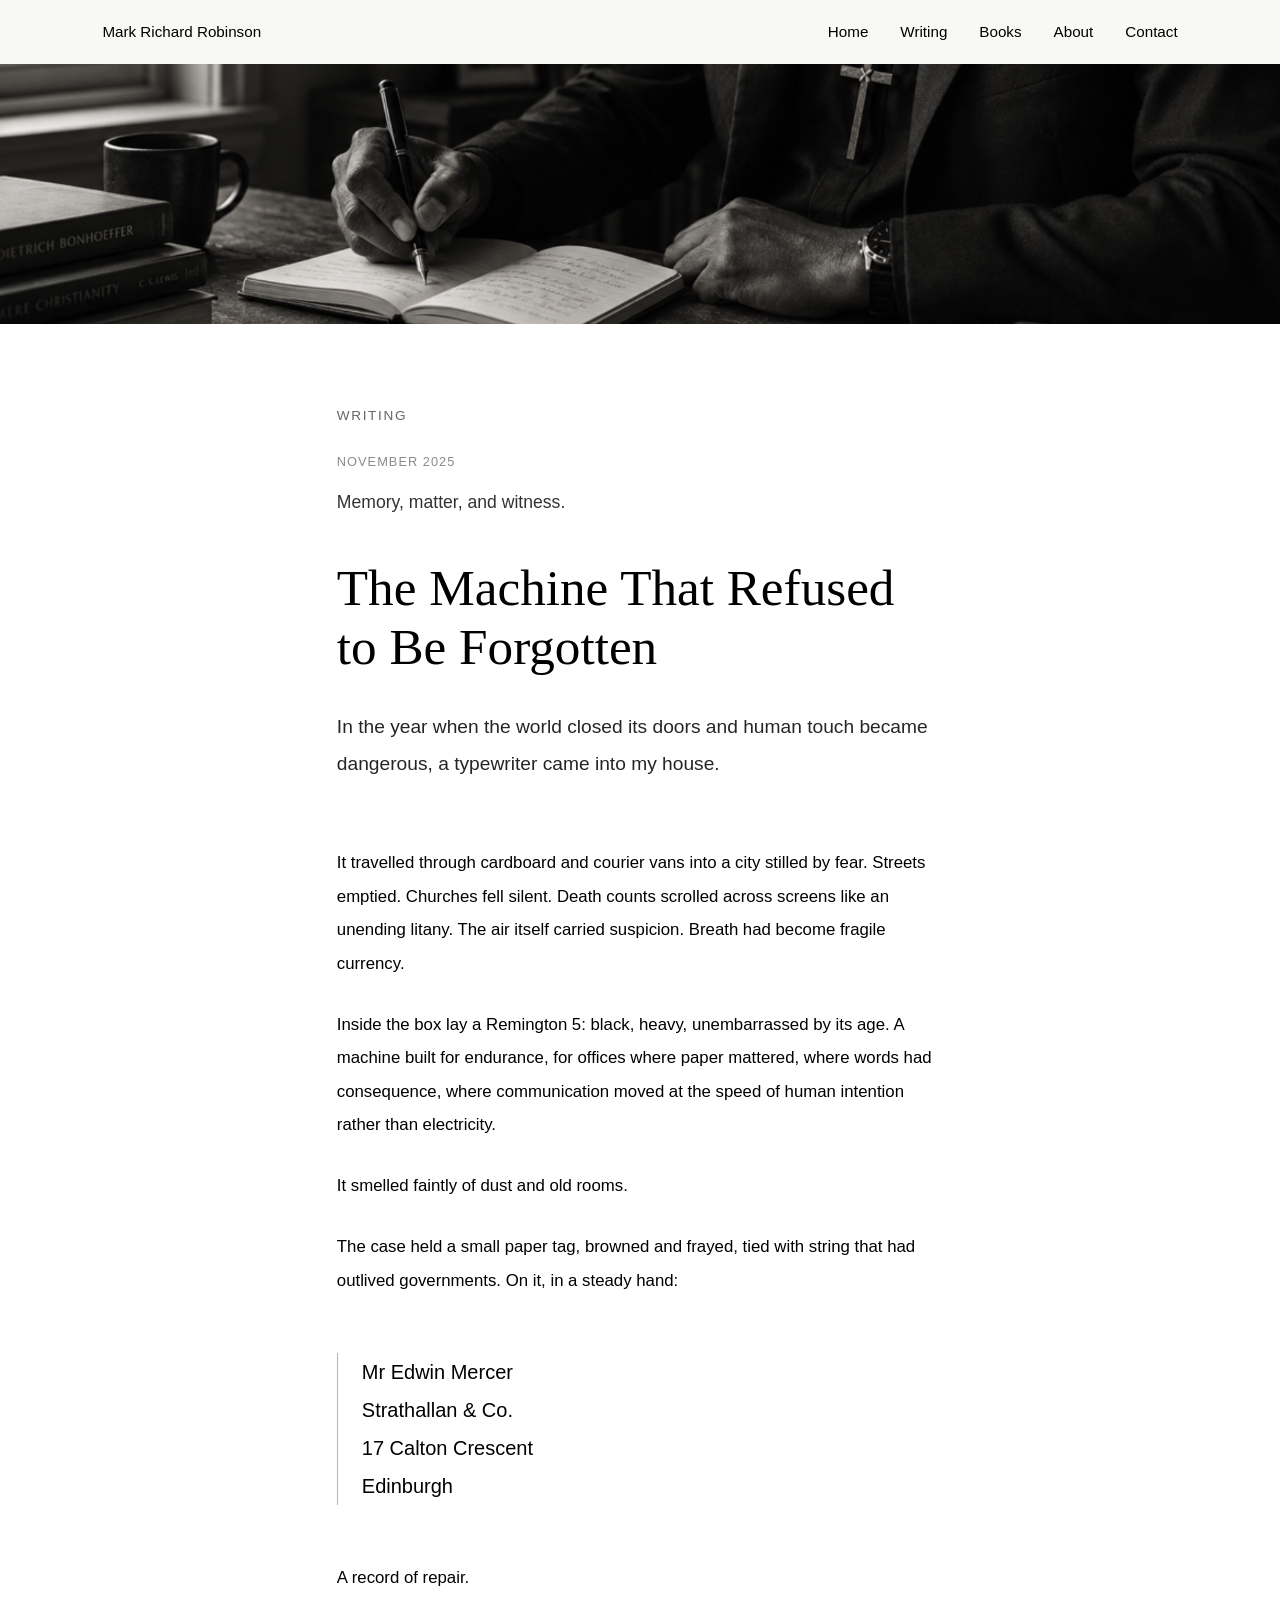
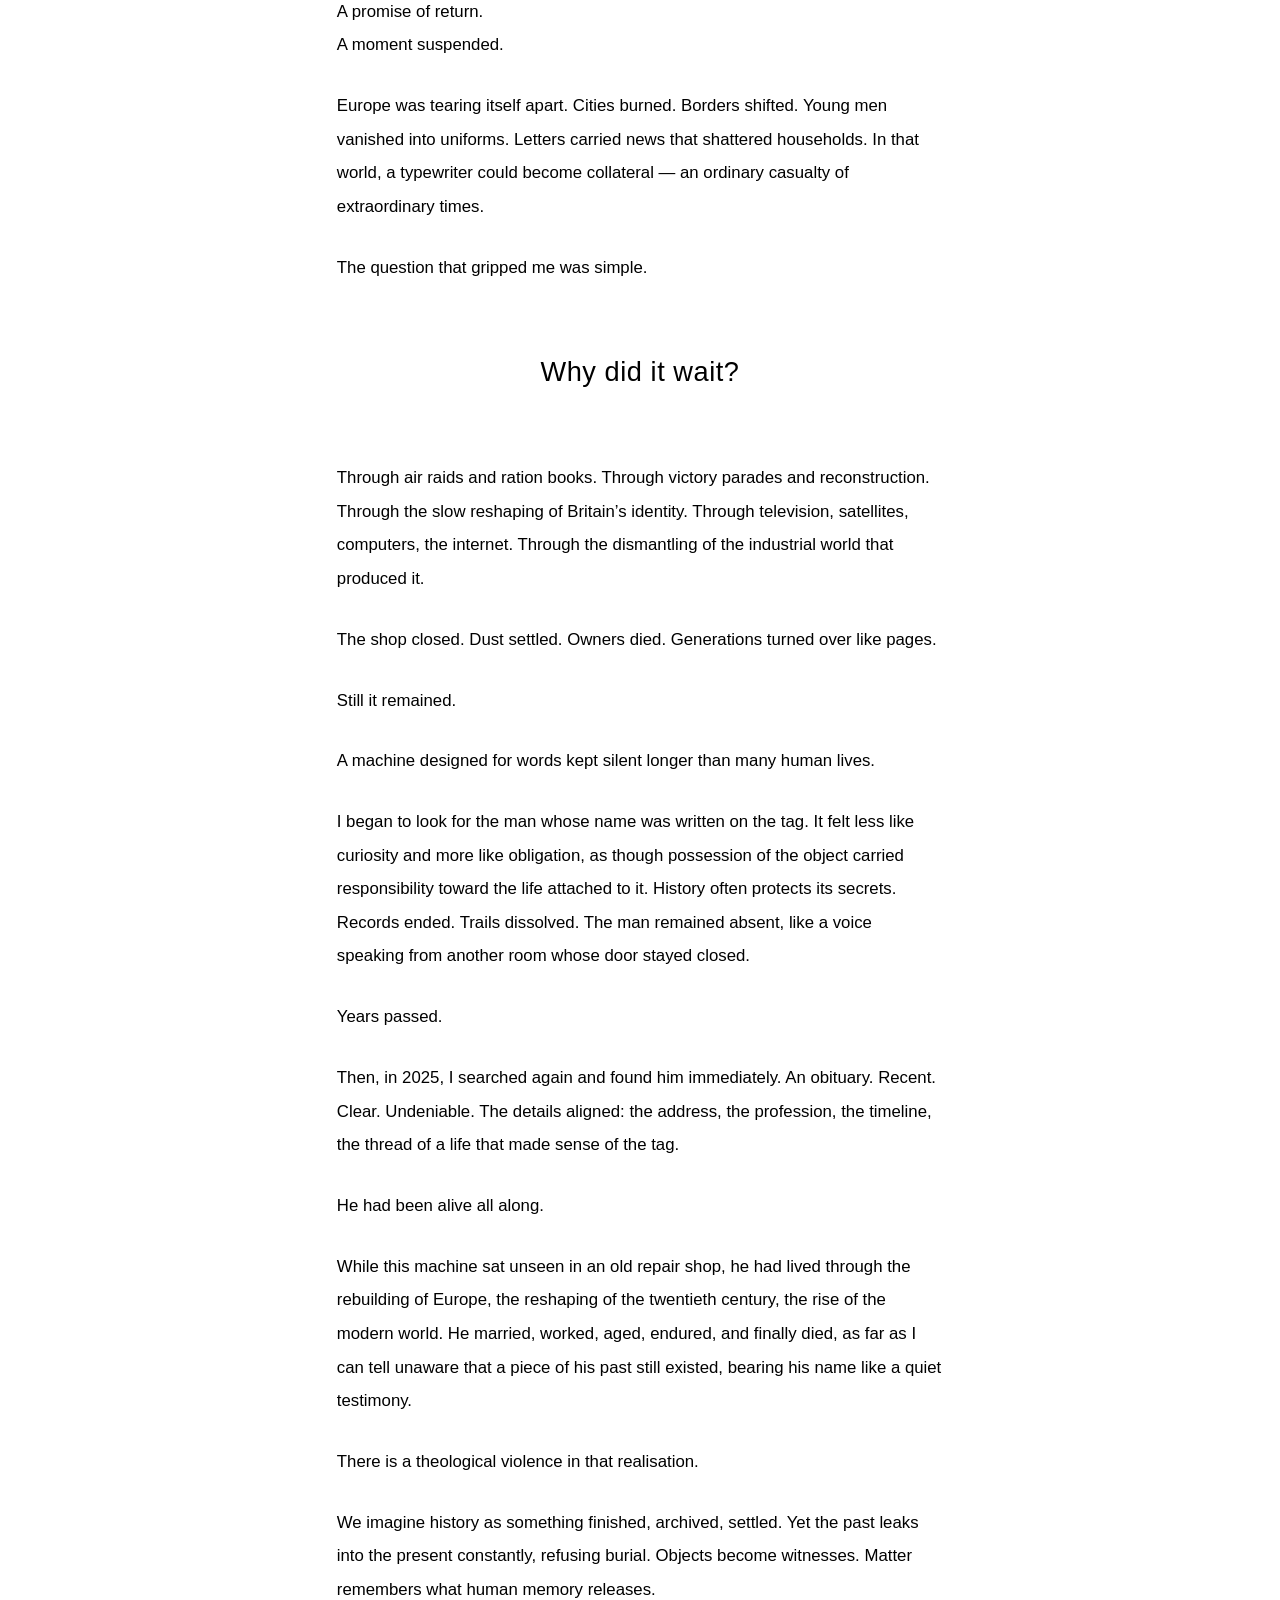
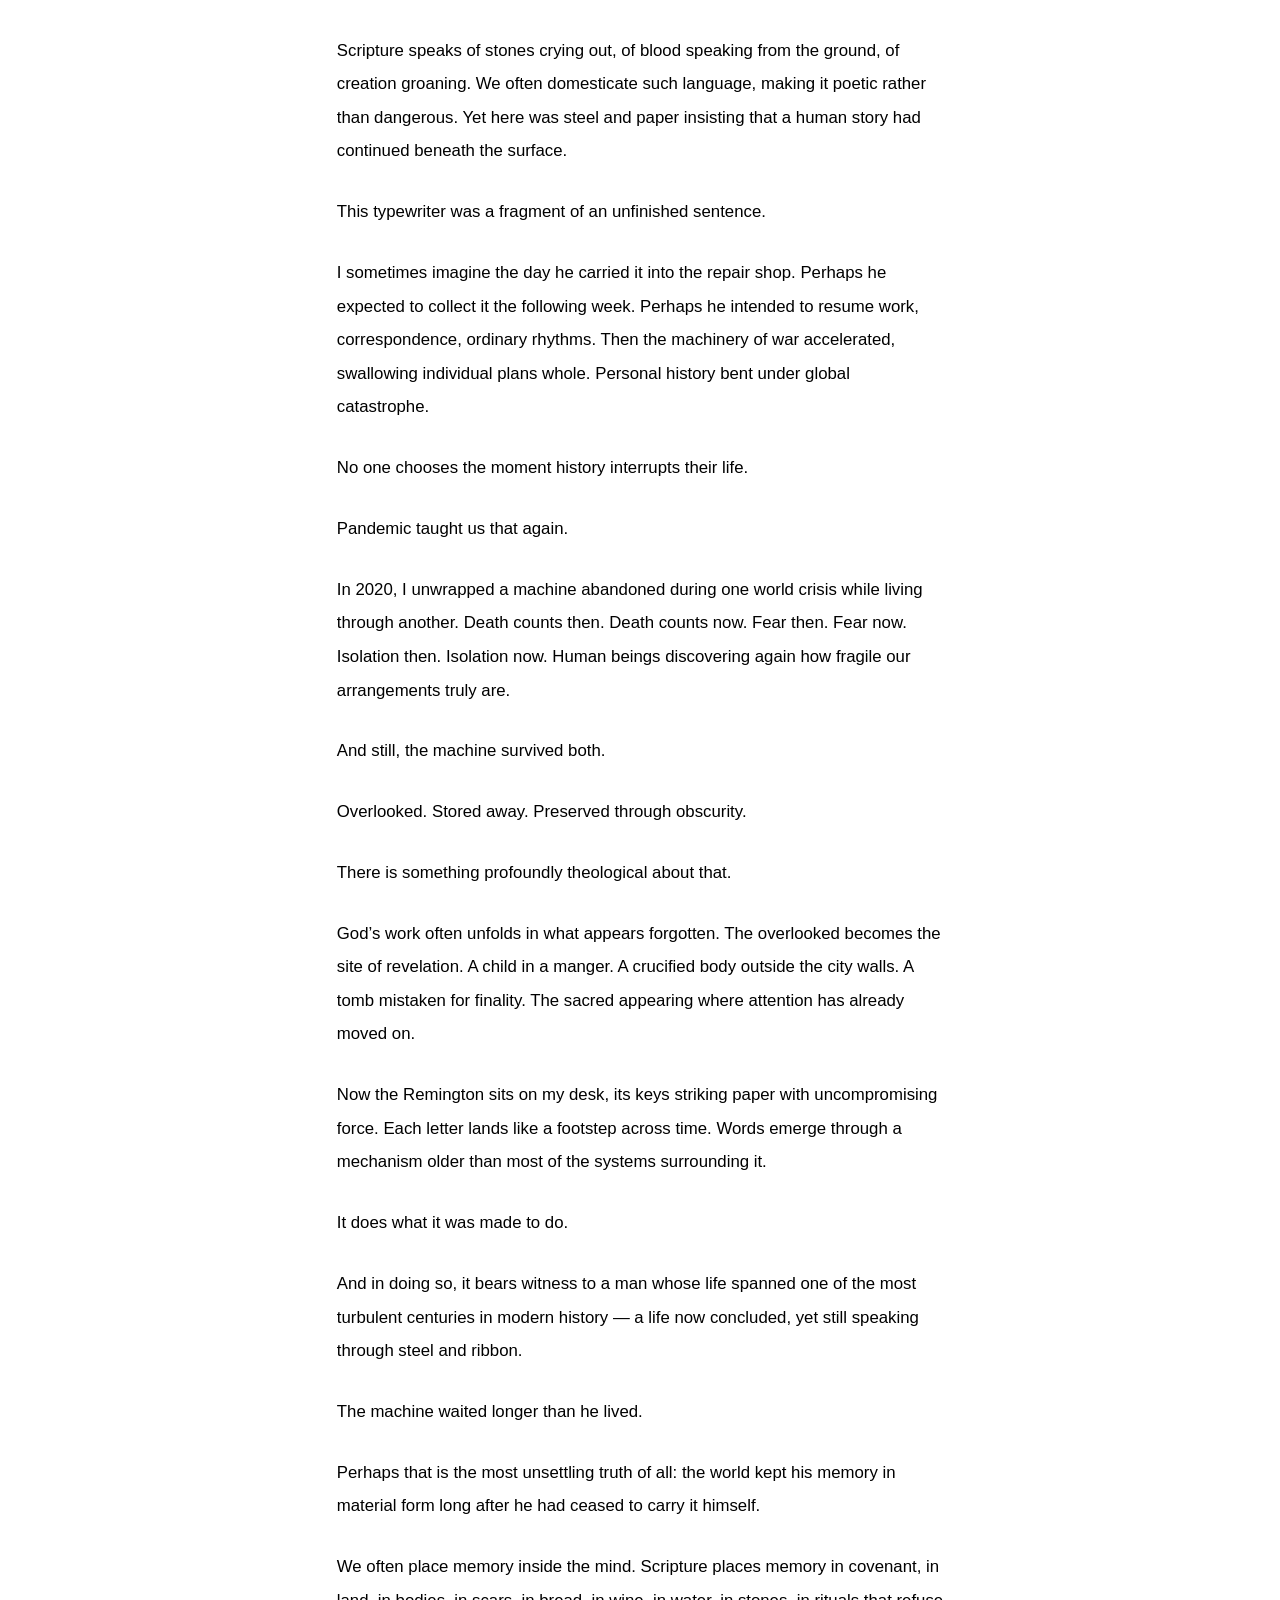
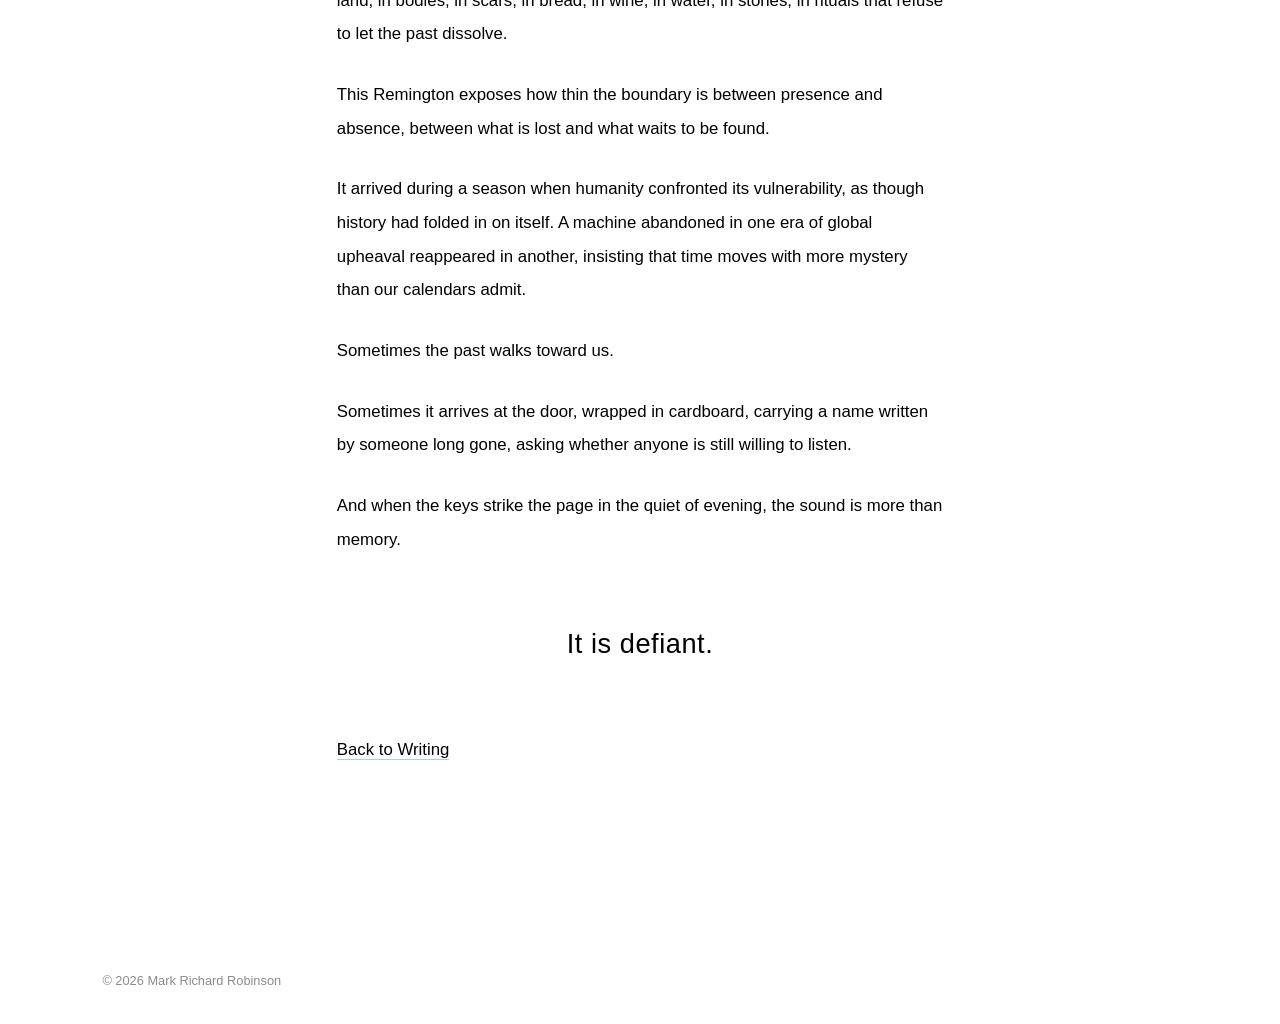
<file: writing/the-machine-that-refused-to-be-forgotten.html>
<!DOCTYPE html>
<html lang="en">

<head>
    <meta charset="UTF-8">
    <meta name="viewport" content="width=device-width, initial-scale=1.0">
    <title>The Machine That Refused to Be Forgotten | Mark Richard Robinson</title>
    <link rel="stylesheet" href="../style.css">
</head>

<body>

<header class="site-header">

    <div class="site-title">
        <a href="../index.html">Mark Richard Robinson</a>
    </div>

    <button class="menu-toggle"
        aria-label="Open menu"
        onclick="document.body.classList.toggle('menu-open')">
        Menu
    </button>

    <nav class="site-nav">
        <a href="../index.html">Home</a>
        <a href="../writing.html">Writing</a>
        <a href="../books.html">Books</a>
        <a href="../about.html">About</a>
        <a href="../contact.html">Contact</a>
    </nav>

</header>

<main>

<article class="article-page">

    <figure class="article-banner">
        <img src="../images/writing-banner.jpg" alt="Bible, watch, notebook, and wooden cross">
    </figure>

    <header class="article-header">

        <p class="section-label">
            Writing
        </p>

        <p class="article-date">
            November 2025
        </p>

        <p class="article-kicker">
            Memory, matter, and witness.
        </p>

        <h1>
            The Machine That Refused to Be Forgotten
        </h1>

        <p class="article-intro">
            In the year when the world closed its doors and human touch became dangerous, a typewriter came into my house.
        </p>

    </header>

    <div class="article-body">

        <p>
            It travelled through cardboard and courier vans into a city stilled by fear. Streets emptied. Churches fell silent. Death counts scrolled across screens like an unending litany. The air itself carried suspicion. Breath had become fragile currency.
        </p>

        <p>
            Inside the box lay a Remington 5: black, heavy, unembarrassed by its age. A machine built for endurance, for offices where paper mattered, where words had consequence, where communication moved at the speed of human intention rather than electricity.
        </p>

        <p>
            It smelled faintly of dust and old rooms.
        </p>

        <p>
            The case held a small paper tag, browned and frayed, tied with string that had outlived governments. On it, in a steady hand:
        </p>

        <blockquote>
            Mr Edwin Mercer<br>
            Strathallan &amp; Co.<br>
            17 Calton Crescent<br>
            Edinburgh
        </blockquote>

        <p>
            A record of repair.<br>
            A promise of return.<br>
            A moment suspended.
        </p>

        <p>
            Europe was tearing itself apart. Cities burned. Borders shifted. Young men vanished into uniforms. Letters carried news that shattered households. In that world, a typewriter could become collateral — an ordinary casualty of extraordinary times.
        </p>

        <p>
            The question that gripped me was simple.
        </p>

        <p class="article-revelation-line">
            Why did it wait?
        </p>

        <p>
            Through air raids and ration books. Through victory parades and reconstruction. Through the slow reshaping of Britain’s identity. Through television, satellites, computers, the internet. Through the dismantling of the industrial world that produced it.
        </p>

        <p>
            The shop closed. Dust settled. Owners died. Generations turned over like pages.
        </p>

        <p>
            Still it remained.
        </p>

        <p>
            A machine designed for words kept silent longer than many human lives.
        </p>

        <p>
            I began to look for the man whose name was written on the tag. It felt less like curiosity and more like obligation, as though possession of the object carried responsibility toward the life attached to it. History often protects its secrets. Records ended. Trails dissolved. The man remained absent, like a voice speaking from another room whose door stayed closed.
        </p>

        <p>
            Years passed.
        </p>

        <p>
            Then, in 2025, I searched again and found him immediately. An obituary. Recent. Clear. Undeniable. The details aligned: the address, the profession, the timeline, the thread of a life that made sense of the tag.
        </p>

        <p>
            He had been alive all along.
        </p>

        <p>
            While this machine sat unseen in an old repair shop, he had lived through the rebuilding of Europe, the reshaping of the twentieth century, the rise of the modern world. He married, worked, aged, endured, and finally died, as far as I can tell unaware that a piece of his past still existed, bearing his name like a quiet testimony.
        </p>

        <p>
            There is a theological violence in that realisation.
        </p>

        <p>
            We imagine history as something finished, archived, settled. Yet the past leaks into the present constantly, refusing burial. Objects become witnesses. Matter remembers what human memory releases.
        </p>

        <p>
            Scripture speaks of stones crying out, of blood speaking from the ground, of creation groaning. We often domesticate such language, making it poetic rather than dangerous. Yet here was steel and paper insisting that a human story had continued beneath the surface.
        </p>

        <p>
            This typewriter was a fragment of an unfinished sentence.
        </p>

        <p>
            I sometimes imagine the day he carried it into the repair shop. Perhaps he expected to collect it the following week. Perhaps he intended to resume work, correspondence, ordinary rhythms. Then the machinery of war accelerated, swallowing individual plans whole. Personal history bent under global catastrophe.
        </p>

        <p>
            No one chooses the moment history interrupts their life.
        </p>

        <p>
            Pandemic taught us that again.
        </p>

        <p>
            In 2020, I unwrapped a machine abandoned during one world crisis while living through another. Death counts then. Death counts now. Fear then. Fear now. Isolation then. Isolation now. Human beings discovering again how fragile our arrangements truly are.
        </p>

        <p>
            And still, the machine survived both.
        </p>

        <p>
            Overlooked. Stored away. Preserved through obscurity.
        </p>

        <p>
            There is something profoundly theological about that.
        </p>

        <p>
            God’s work often unfolds in what appears forgotten. The overlooked becomes the site of revelation. A child in a manger. A crucified body outside the city walls. A tomb mistaken for finality. The sacred appearing where attention has already moved on.
        </p>

        <p>
            Now the Remington sits on my desk, its keys striking paper with uncompromising force. Each letter lands like a footstep across time. Words emerge through a mechanism older than most of the systems surrounding it.
        </p>

        <p>
            It does what it was made to do.
        </p>

        <p>
            And in doing so, it bears witness to a man whose life spanned one of the most turbulent centuries in modern history — a life now concluded, yet still speaking through steel and ribbon.
        </p>

        <p>
            The machine waited longer than he lived.
        </p>

        <p>
            Perhaps that is the most unsettling truth of all: the world kept his memory in material form long after he had ceased to carry it himself.
        </p>

        <p>
            We often place memory inside the mind. Scripture places memory in covenant, in land, in bodies, in scars, in bread, in wine, in water, in stones, in rituals that refuse to let the past dissolve.
        </p>

        <p>
            This Remington exposes how thin the boundary is between presence and absence, between what is lost and what waits to be found.
        </p>

        <p>
            It arrived during a season when humanity confronted its vulnerability, as though history had folded in on itself. A machine abandoned in one era of global upheaval reappeared in another, insisting that time moves with more mystery than our calendars admit.
        </p>

        <p>
            Sometimes the past walks toward us.
        </p>

        <p>
            Sometimes it arrives at the door, wrapped in cardboard, carrying a name written by someone long gone, asking whether anyone is still willing to listen.
        </p>

        <p>
            And when the keys strike the page in the quiet of evening, the sound is more than memory.
        </p>

        <p class="article-revelation-line">
            It is defiant.
        </p>

        <p class="article-back-link">
            <a href="../writing.html">
                Back to Writing
            </a>
        </p>

    </div>

</article>

<footer class="site-footer">

    <div class="footer-inner">
        <p class="footer-copyright">
            © 2026 Mark Richard Robinson
        </p>
    </div>

</footer>

</body>

</html>
</file>
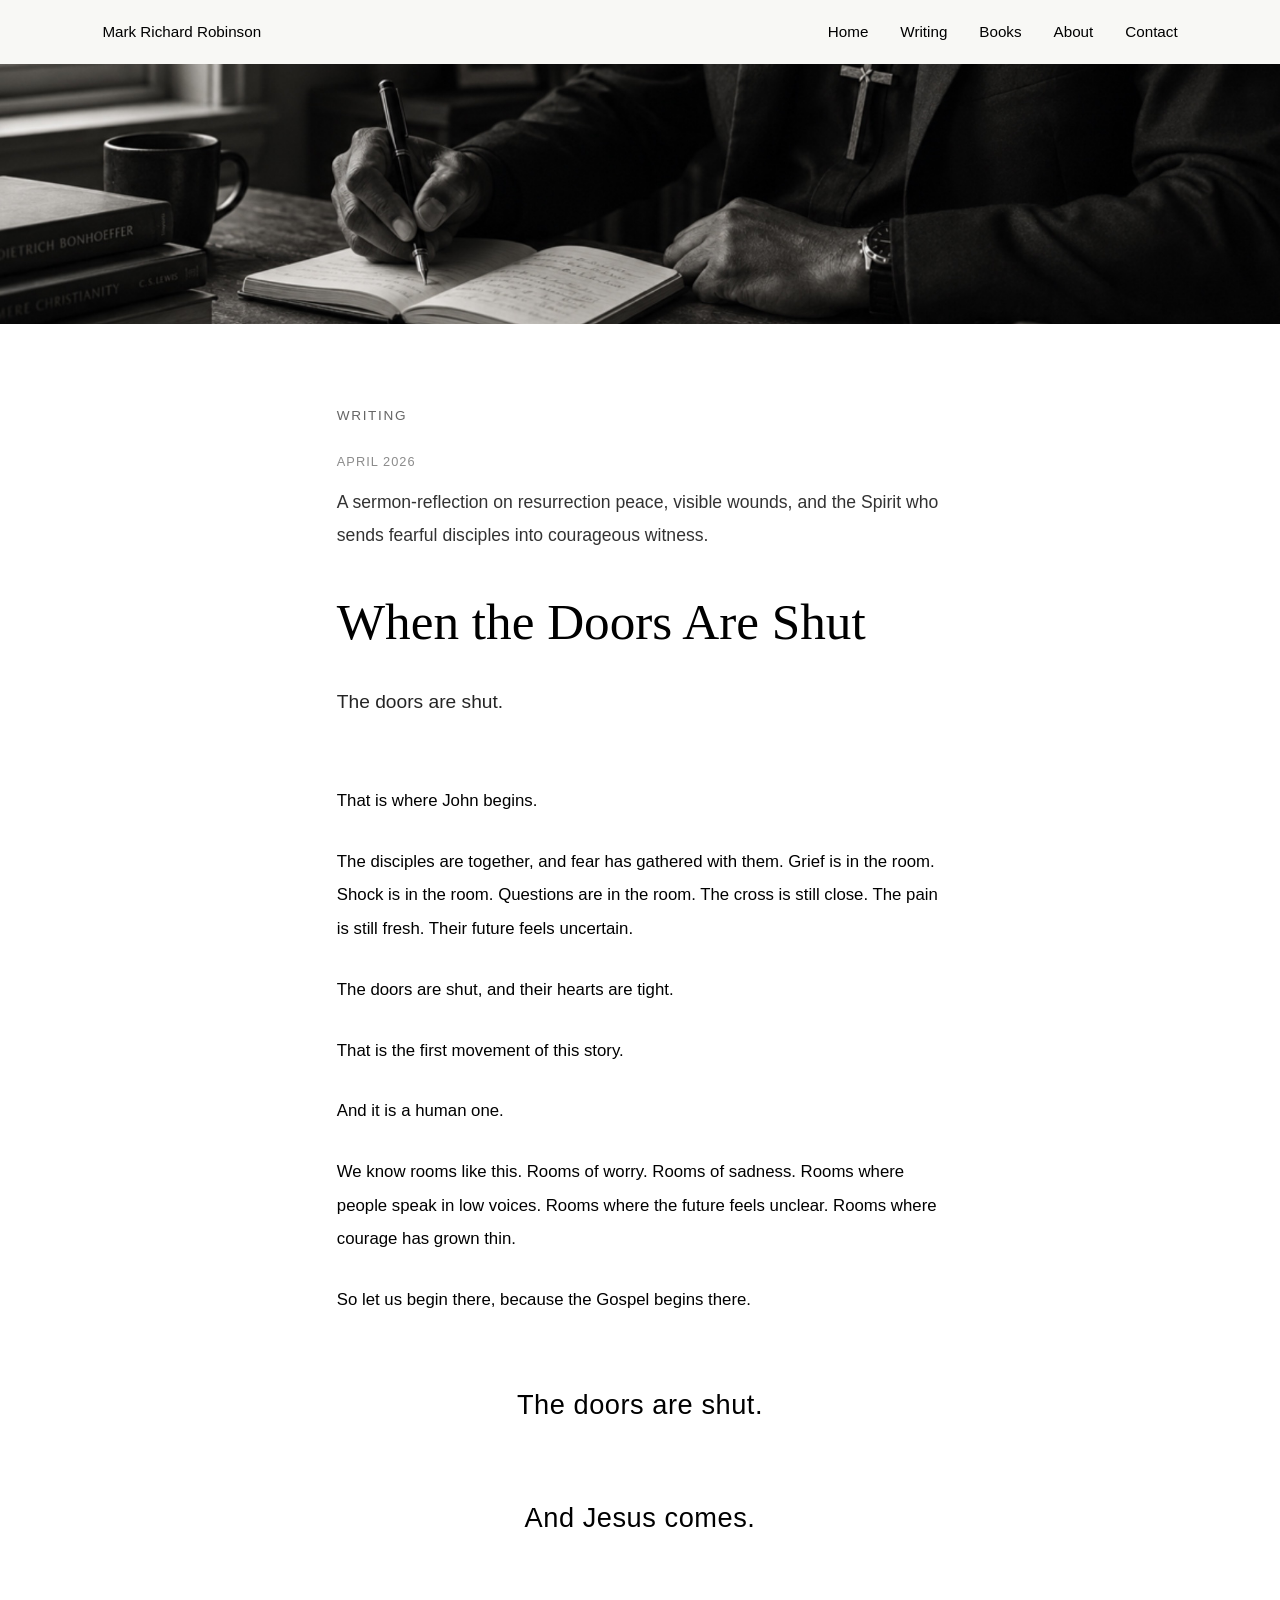
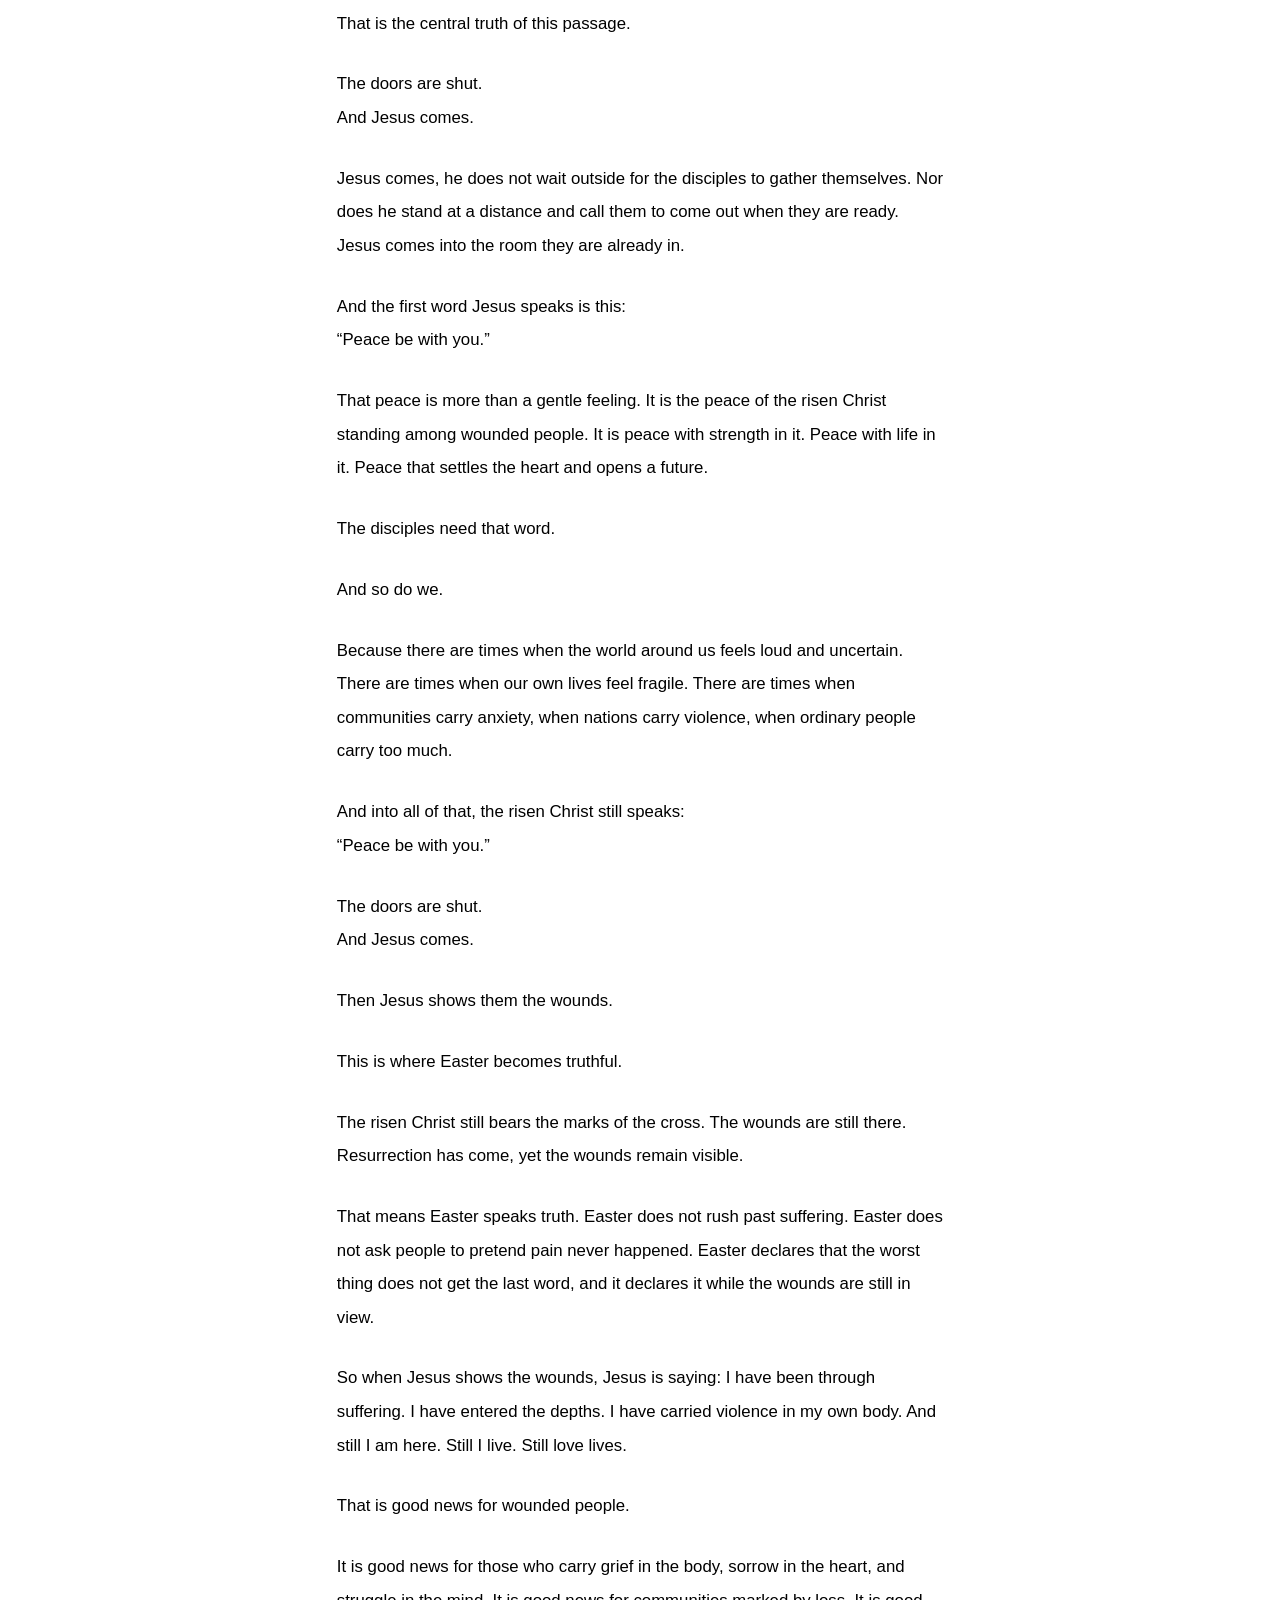
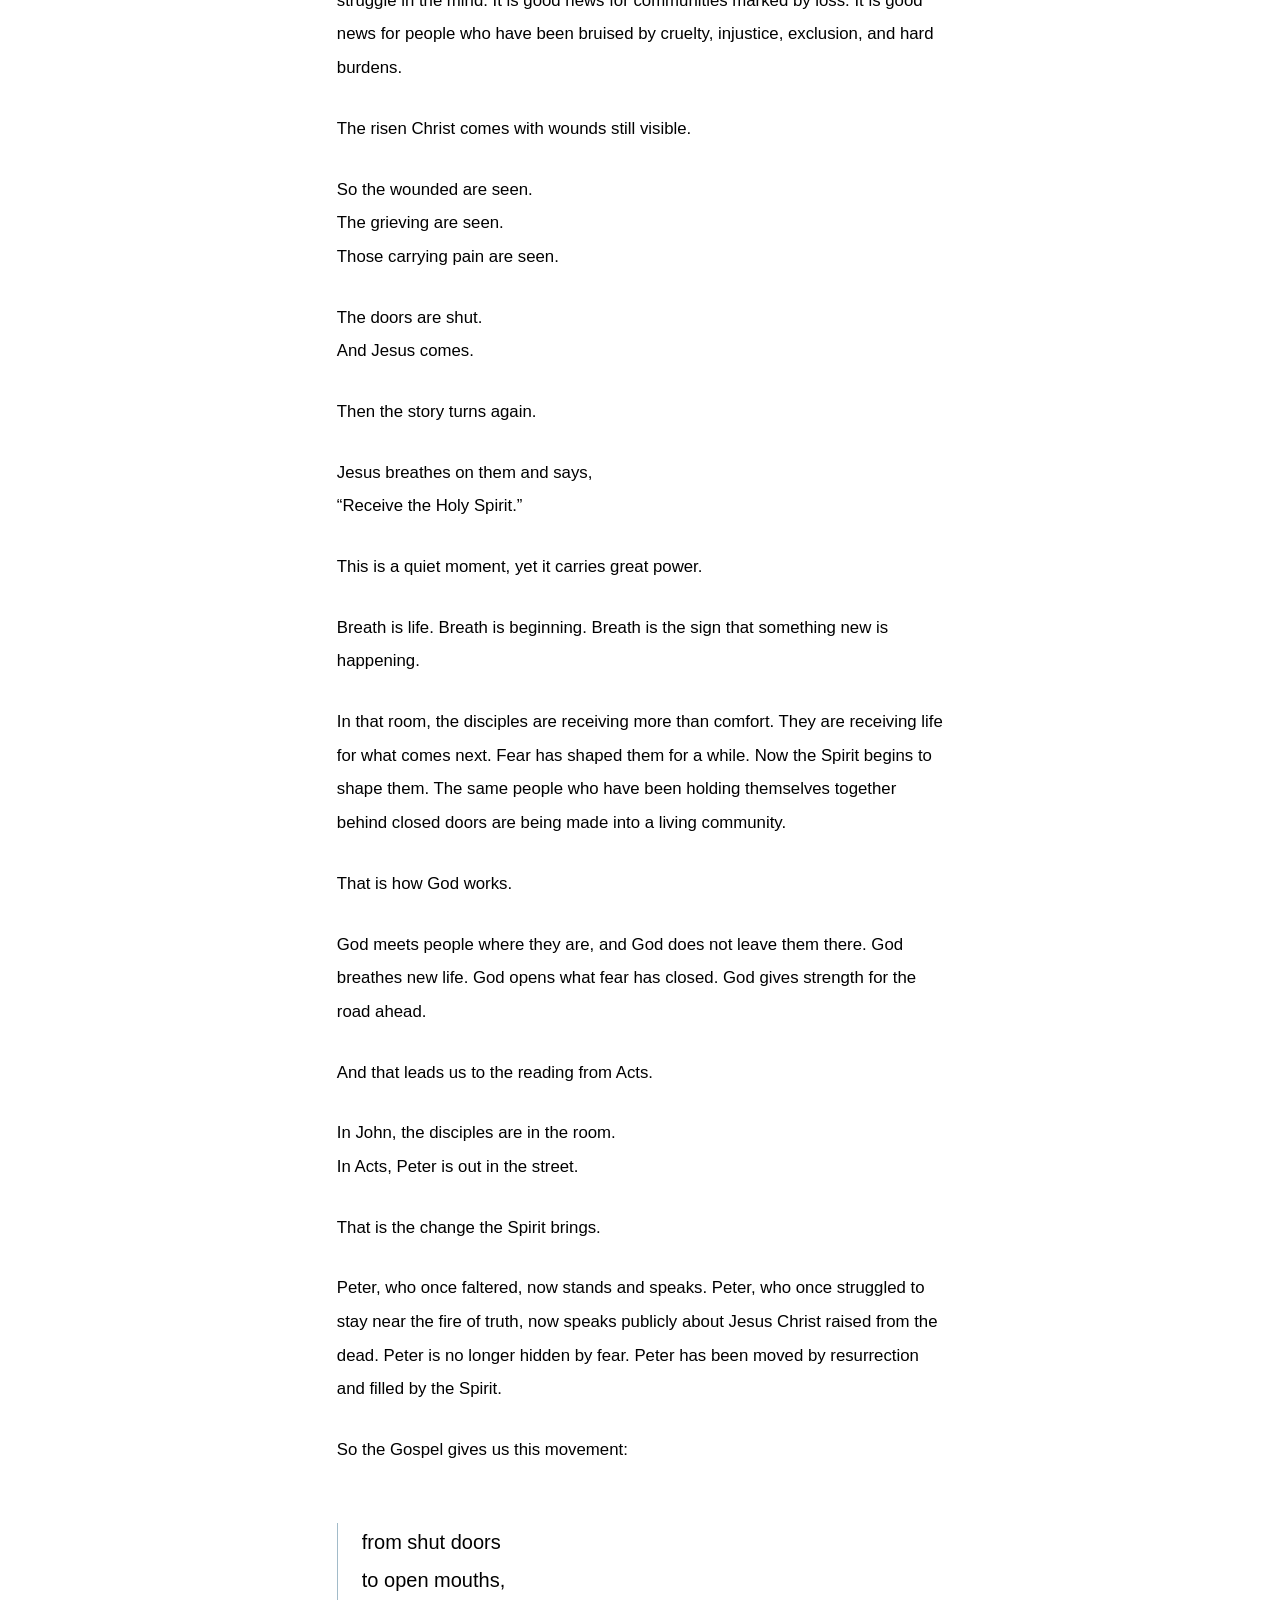
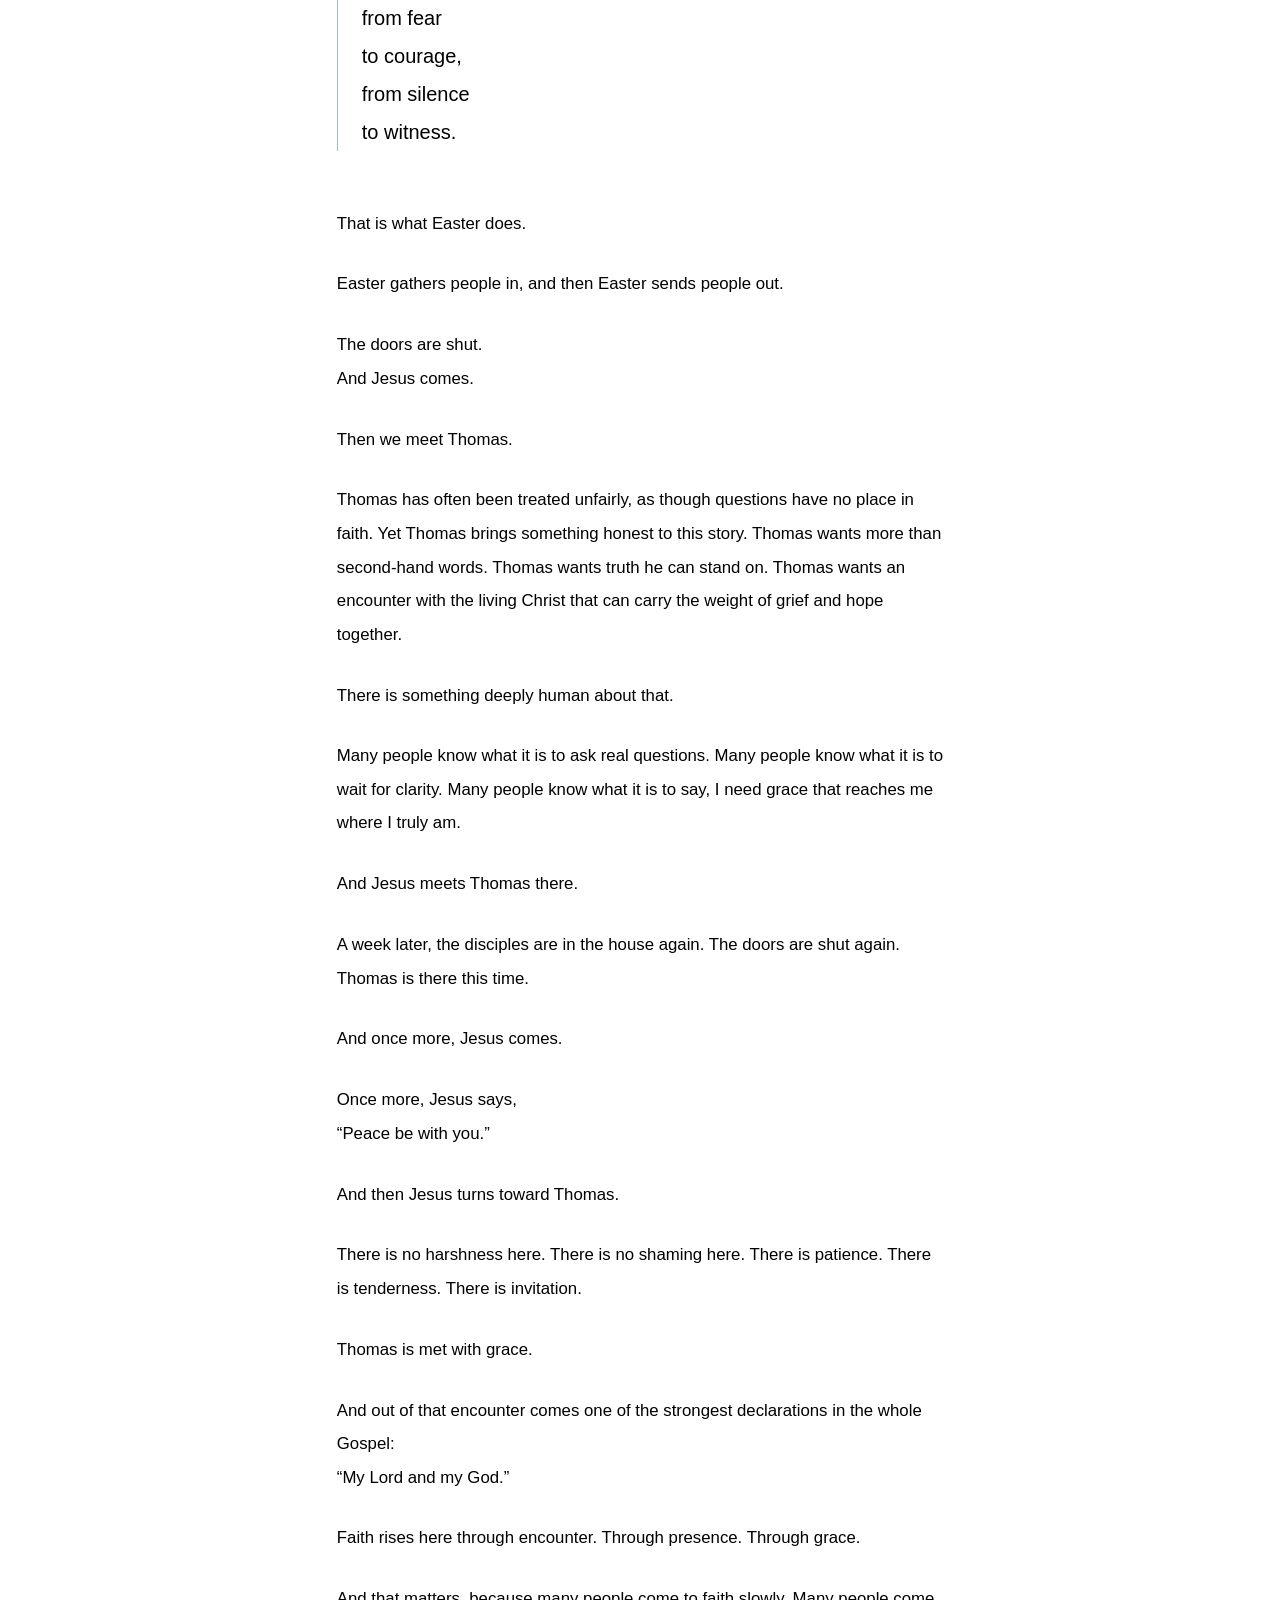
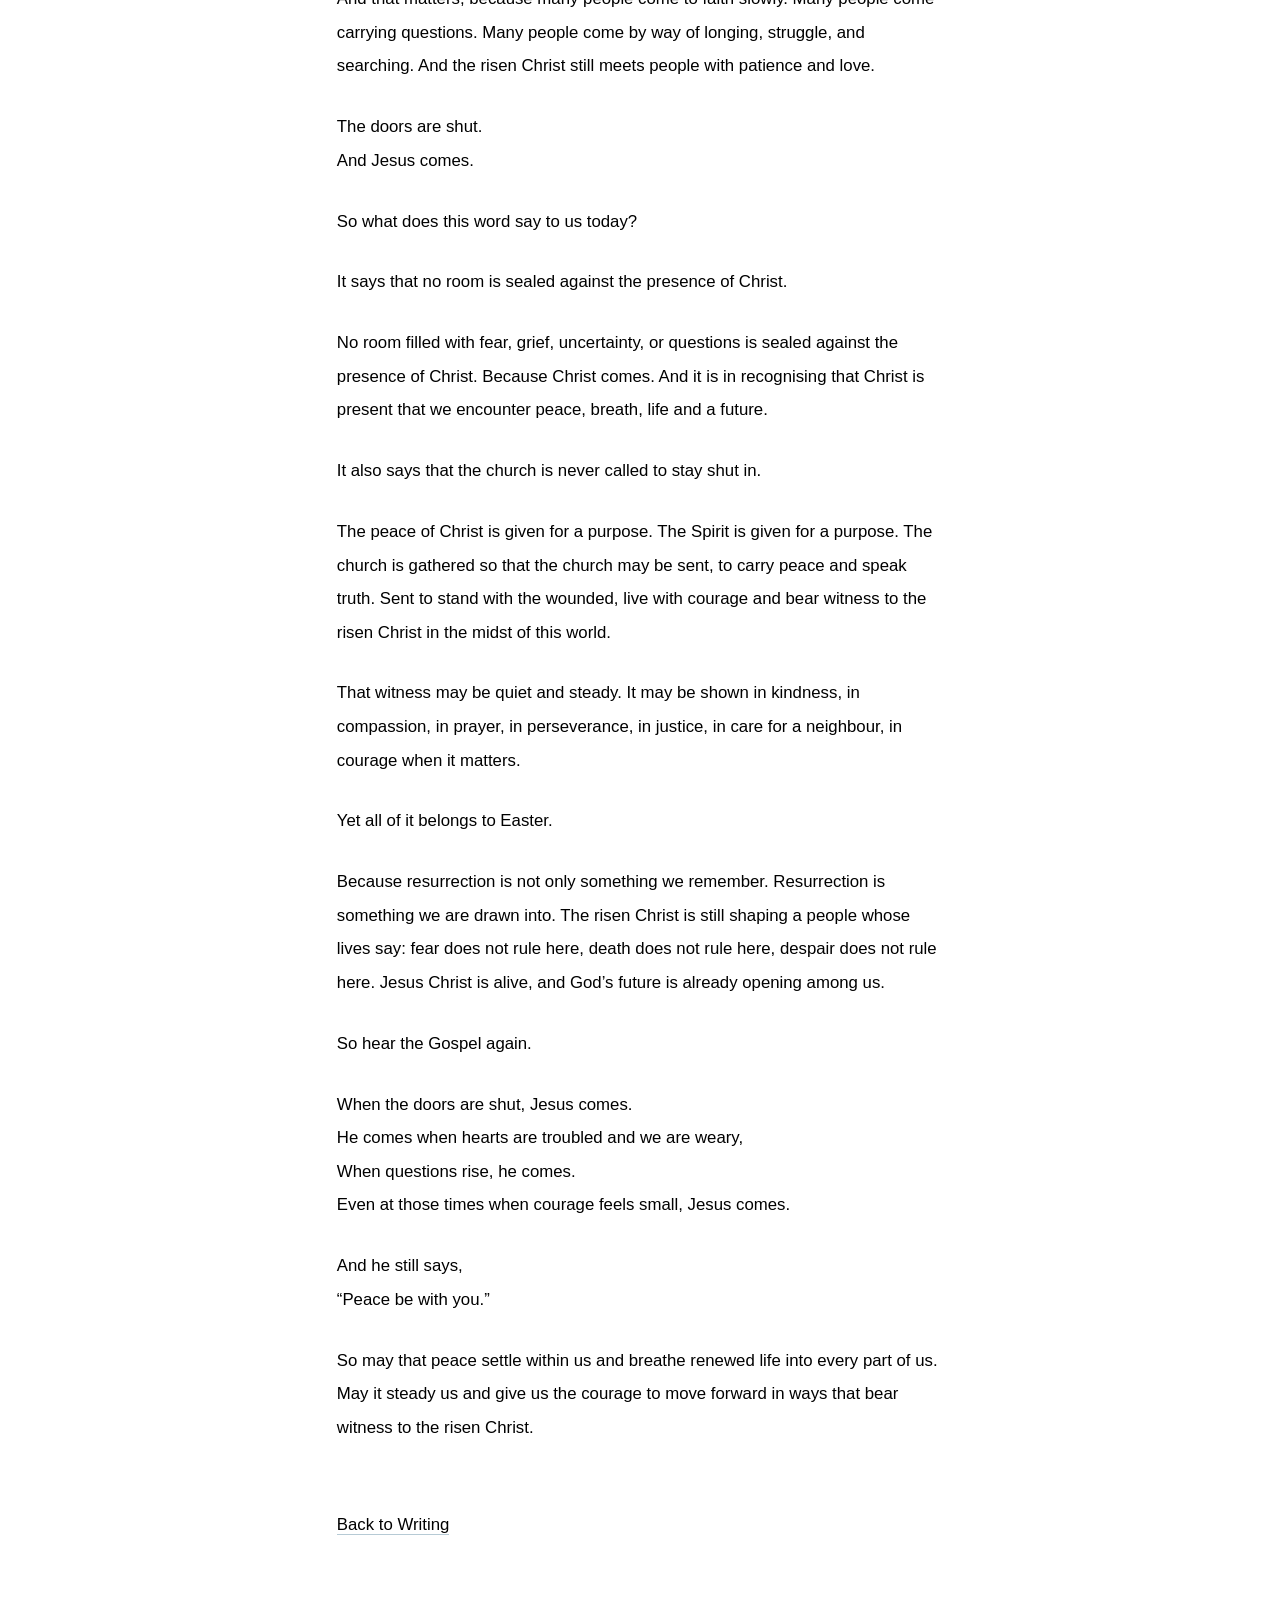
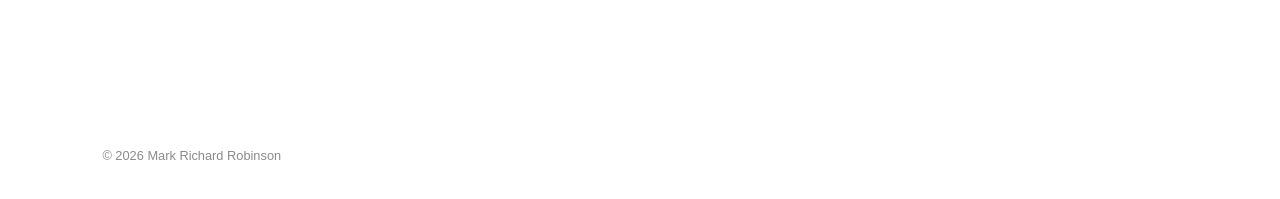
<file: writing/when-the-doors-are-shut.html>
<!DOCTYPE html>
<html lang="en">

<head>
    <meta charset="UTF-8">
    <meta name="viewport" content="width=device-width, initial-scale=1.0">
    <title>When the Doors Are Shut | Mark Richard Robinson</title>
    <link rel="stylesheet" href="../style.css">
</head>

<body>

<header class="site-header">

    <div class="site-title">
        <a href="../index.html">Mark Richard Robinson</a>
    </div>

    <button class="menu-toggle"
        aria-label="Open menu"
        onclick="document.body.classList.toggle('menu-open')">
        Menu
    </button>

    <nav class="site-nav">
        <a href="../index.html">Home</a>
        <a href="../writing.html">Writing</a>
        <a href="../books.html">Books</a>
        <a href="../about.html">About</a>
        <a href="../contact.html">Contact</a>
    </nav>

</header>

<main>

<article class="article-page">

    <figure class="article-banner">
        <img src="../images/writing-banner.jpg" alt="Bible, watch, notebook, and wooden cross">
    </figure>

    <header class="article-header">

        <p class="section-label">
            Writing
        </p>

        <p class="article-date">
            April 2026
        </p>

        <p class="article-kicker">
            A sermon-reflection on resurrection peace, visible wounds, and the Spirit who sends fearful disciples into courageous witness.
        </p>

        <h1>
            When the Doors Are Shut
        </h1>

        <p class="article-intro">
            The doors are shut.
        </p>

    </header>

    <div class="article-body">

        <p>
            That is where John begins.
        </p>

        <p>
            The disciples are together, and fear has gathered with them. Grief is in the room. Shock is in the room. Questions are in the room. The cross is still close. The pain is still fresh. Their future feels uncertain.
        </p>

        <p>
            The doors are shut, and their hearts are tight.
        </p>

        <p>
            That is the first movement of this story.
        </p>

        <p>
            And it is a human one.
        </p>

        <p>
            We know rooms like this. Rooms of worry. Rooms of sadness. Rooms where people speak in low voices. Rooms where the future feels unclear. Rooms where courage has grown thin.
        </p>

        <p>
            So let us begin there, because the Gospel begins there.
        </p>

        <p class="article-revelation-line">
            The doors are shut.
        </p>

        <p class="article-revelation-line">
            And Jesus comes.
        </p>

        <p>
            That is the central truth of this passage.
        </p>

        <p>
            The doors are shut.<br>
            And Jesus comes.
        </p>

        <p>
            Jesus comes, he does not wait outside for the disciples to gather themselves. Nor does he stand at a distance and call them to come out when they are ready. Jesus comes into the room they are already in.
        </p>

        <p>
            And the first word Jesus speaks is this:<br>
            “Peace be with you.”
        </p>

        <p>
            That peace is more than a gentle feeling. It is the peace of the risen Christ standing among wounded people. It is peace with strength in it. Peace with life in it. Peace that settles the heart and opens a future.
        </p>

        <p>
            The disciples need that word.
        </p>

        <p>
            And so do we.
        </p>

        <p>
            Because there are times when the world around us feels loud and uncertain. There are times when our own lives feel fragile. There are times when communities carry anxiety, when nations carry violence, when ordinary people carry too much.
        </p>

        <p>
            And into all of that, the risen Christ still speaks:<br>
            “Peace be with you.”
        </p>

        <p>
            The doors are shut.<br>
            And Jesus comes.
        </p>

        <p>
            Then Jesus shows them the wounds.
        </p>

        <p>
            This is where Easter becomes truthful.
        </p>

        <p>
            The risen Christ still bears the marks of the cross. The wounds are still there. Resurrection has come, yet the wounds remain visible.
        </p>

        <p>
            That means Easter speaks truth. Easter does not rush past suffering. Easter does not ask people to pretend pain never happened. Easter declares that the worst thing does not get the last word, and it declares it while the wounds are still in view.
        </p>

        <p>
            So when Jesus shows the wounds, Jesus is saying: I have been through suffering. I have entered the depths. I have carried violence in my own body. And still I am here. Still I live. Still love lives.
        </p>

        <p>
            That is good news for wounded people.
        </p>

        <p>
            It is good news for those who carry grief in the body, sorrow in the heart, and struggle in the mind. It is good news for communities marked by loss. It is good news for people who have been bruised by cruelty, injustice, exclusion, and hard burdens.
        </p>

        <p>
            The risen Christ comes with wounds still visible.
        </p>

        <p>
            So the wounded are seen.<br>
            The grieving are seen.<br>
            Those carrying pain are seen.
        </p>

        <p>
            The doors are shut.<br>
            And Jesus comes.
        </p>

        <p>
            Then the story turns again.
        </p>

        <p>
            Jesus breathes on them and says,<br>
            “Receive the Holy Spirit.”
        </p>

        <p>
            This is a quiet moment, yet it carries great power.
        </p>

        <p>
            Breath is life. Breath is beginning. Breath is the sign that something new is happening.
        </p>

        <p>
            In that room, the disciples are receiving more than comfort. They are receiving life for what comes next. Fear has shaped them for a while. Now the Spirit begins to shape them. The same people who have been holding themselves together behind closed doors are being made into a living community.
        </p>

        <p>
            That is how God works.
        </p>

        <p>
            God meets people where they are, and God does not leave them there. God breathes new life. God opens what fear has closed. God gives strength for the road ahead.
        </p>

        <p>
            And that leads us to the reading from Acts.
        </p>

        <p>
            In John, the disciples are in the room.<br>
            In Acts, Peter is out in the street.
        </p>

        <p>
            That is the change the Spirit brings.
        </p>

        <p>
            Peter, who once faltered, now stands and speaks. Peter, who once struggled to stay near the fire of truth, now speaks publicly about Jesus Christ raised from the dead. Peter is no longer hidden by fear. Peter has been moved by resurrection and filled by the Spirit.
        </p>

        <p>
            So the Gospel gives us this movement:
        </p>

        <blockquote>
            from shut doors<br>
            to open mouths,<br>
            from fear<br>
            to courage,<br>
            from silence<br>
            to witness.
        </blockquote>

        <p>
            That is what Easter does.
        </p>

        <p>
            Easter gathers people in, and then Easter sends people out.
        </p>

        <p>
            The doors are shut.<br>
            And Jesus comes.
        </p>

        <p>
            Then we meet Thomas.
        </p>

        <p>
            Thomas has often been treated unfairly, as though questions have no place in faith. Yet Thomas brings something honest to this story. Thomas wants more than second-hand words. Thomas wants truth he can stand on. Thomas wants an encounter with the living Christ that can carry the weight of grief and hope together.
        </p>

        <p>
            There is something deeply human about that.
        </p>

        <p>
            Many people know what it is to ask real questions. Many people know what it is to wait for clarity. Many people know what it is to say, I need grace that reaches me where I truly am.
        </p>

        <p>
            And Jesus meets Thomas there.
        </p>

        <p>
            A week later, the disciples are in the house again. The doors are shut again. Thomas is there this time.
        </p>

        <p>
            And once more, Jesus comes.
        </p>

        <p>
            Once more, Jesus says,<br>
            “Peace be with you.”
        </p>

        <p>
            And then Jesus turns toward Thomas.
        </p>

        <p>
            There is no harshness here. There is no shaming here. There is patience. There is tenderness. There is invitation.
        </p>

        <p>
            Thomas is met with grace.
        </p>

        <p>
            And out of that encounter comes one of the strongest declarations in the whole Gospel:<br>
            “My Lord and my God.”
        </p>

        <p>
            Faith rises here through encounter. Through presence. Through grace.
        </p>

        <p>
            And that matters, because many people come to faith slowly. Many people come carrying questions. Many people come by way of longing, struggle, and searching. And the risen Christ still meets people with patience and love.
        </p>

        <p>
            The doors are shut.<br>
            And Jesus comes.
        </p>

        <p>
            So what does this word say to us today?
        </p>

        <p>
            It says that no room is sealed against the presence of Christ.
        </p>

        <p>
            No room filled with fear, grief, uncertainty, or questions is sealed against the presence of Christ. Because Christ comes. And it is in recognising that Christ is present that we encounter peace, breath, life and a future.
        </p>

        <p>
            It also says that the church is never called to stay shut in.
        </p>

        <p>
            The peace of Christ is given for a purpose. The Spirit is given for a purpose. The church is gathered so that the church may be sent, to carry peace and speak truth. Sent to stand with the wounded, live with courage and bear witness to the risen Christ in the midst of this world.
        </p>

        <p>
            That witness may be quiet and steady. It may be shown in kindness, in compassion, in prayer, in perseverance, in justice, in care for a neighbour, in courage when it matters.
        </p>

        <p>
            Yet all of it belongs to Easter.
        </p>

        <p>
            Because resurrection is not only something we remember. Resurrection is something we are drawn into. The risen Christ is still shaping a people whose lives say: fear does not rule here, death does not rule here, despair does not rule here. Jesus Christ is alive, and God’s future is already opening among us.
        </p>

        <p>
            So hear the Gospel again.
        </p>

        <p>
            When the doors are shut, Jesus comes.<br>
            He comes when hearts are troubled and we are weary,<br>
            When questions rise, he comes.<br>
            Even at those times when courage feels small, Jesus comes.
        </p>

        <p>
            And he still says,<br>
            “Peace be with you.”
        </p>

        <p>
            So may that peace settle within us and breathe renewed life into every part of us. May it steady us and give us the courage to move forward in ways that bear witness to the risen Christ.
        </p>

        <p class="article-back-link">
            <a href="../writing.html">
                Back to Writing
            </a>
        </p>

    </div>

</article>

<footer class="site-footer">

    <div class="footer-inner">

        <p class="footer-copyright">
            © 2026 Mark Richard Robinson
        </p>

    </div>

</footer>

</body>

</html>
</file>
<file: style.css>
style-corrected
@import url('https://fonts.googleapis.com/css2?family=Cinzel:wght@400;500&family=Inter:wght@300;400;500&display=swap');

:root {
    --background: #f8f8f5;
    --text: #111;
    --muted: rgba(0, 0, 0, 0.65);
    --line: rgba(0, 0, 0, 0.08);
    --accent: #306988;
}

* {
    margin: 0;
    padding: 0;
    box-sizing: border-box;
}

html {
    scroll-behavior: smooth;
}

body {
    min-width: 320px;
    overflow-x: hidden;
    background: var(--background);
    color: var(--text);
    font-family: 'Inter', sans-serif;
    line-height: 1.7;
}

img {
    max-width: 100%;
}

a {
    color: inherit;
}

/* Header */

.site-header {
    position: sticky;
    top: 0;
    z-index: 100;
    display: flex;
    align-items: center;
    justify-content: space-between;
    padding: 1.2rem 8%;
    border-bottom: 1px solid var(--line);
    background: rgba(248, 248, 245, 0.96);
}

.site-title {
    font-size: 0.95rem;
    font-weight: 500;
}

.site-title a {
    color: inherit;
    text-decoration: none;
}

.site-nav {
    display: flex;
    gap: 2rem;
}

.site-nav a {
    color: var(--text);
    font-size: 0.95rem;
    text-decoration: none;
    transition: color 0.3s ease, opacity 0.3s ease;
}

.site-nav a:hover,
.site-nav a:focus-visible {
    color: var(--accent);
}

.menu-toggle {
    display: none;
    padding: 0.4rem 0.75rem;
    border: 1px solid rgba(0, 0, 0, 0.25);
    background: none;
    font-family: inherit;
    font-size: 0.9rem;
    cursor: pointer;
}

/* Shared links and buttons */

.text-link,
.home-text-link,
.homepage-book-link a,
.homepage-writing-link a,
.homepage-instagram a,
.article-back-link a,
.book-text a,
.writing-bridge a,
.instagram-link,
.home-instagram-link {
    color: var(--accent);
    text-decoration: none;
    border-bottom: 1px solid rgba(48, 105, 136, 0.35);
    transition: opacity 0.25s ease, border-color 0.25s ease, color 0.25s ease;
}

.text-link:hover,
.home-text-link:hover,
.homepage-book-link a:hover,
.homepage-writing-link a:hover,
.homepage-instagram a:hover,
.article-back-link a:hover,
.book-text a:hover,
.writing-bridge a:hover,
.instagram-link:hover,
.home-instagram-link:hover,
.text-link:focus-visible,
.home-text-link:focus-visible,
.article-back-link a:focus-visible,
.book-text a:focus-visible,
.writing-bridge a:focus-visible,
.instagram-link:focus-visible,
.home-instagram-link:focus-visible {
    opacity: 0.75;
    border-color: var(--accent);
}

.button {
    display: inline-block;
    padding: 0.9rem 1.4rem;
    border: 1px solid var(--text);
    color: var(--text);
    font-size: 0.95rem;
    text-decoration: none;
    transition: border-color 0.3s ease, background 0.3s ease, color 0.3s ease;
}

.button:hover,
.button:focus-visible {
    border-color: var(--accent);
    background: var(--accent);
    color: var(--background);
}

.button-accent {
    border-color: var(--accent);
    background: var(--accent);
    color: var(--background);
}

.button-accent:hover,
.button-accent:focus-visible {
    background: transparent;
    color: var(--accent);
}

.section-label {
    margin-bottom: 1.5rem;
    font-size: 0.85rem;
    letter-spacing: 0.12em;
    text-transform: uppercase;
    opacity: 0.6;
}

/* Homepage hero */

.home-hero {
    display: grid;
    grid-template-columns: minmax(0, 1.05fr) minmax(340px, 0.95fr);
    align-items: center;
    gap: 5rem;
    min-height: calc(100vh - 75px);
    padding: 3.5rem 8% 5.5rem;
}

.home-hero-image {
    min-width: 0;
}

.home-hero-image img {
    display: block;
    width: 100%;
    max-height: 680px;
    object-fit: cover;
    object-position: center;
}

.home-hero-text {
    max-width: 590px;
}

.home-identity {
    margin-bottom: 1.4rem;
    color: var(--accent);
    font-size: 0.82rem;
    font-weight: 500;
    letter-spacing: 0.12em;
    line-height: 1.6;
    text-transform: uppercase;
}

.home-hero h1 {
    margin-bottom: 1.8rem;
    font-family: 'Cinzel', serif;
    font-size: clamp(3.5rem, 6vw, 5.4rem);
    font-weight: 500;
    letter-spacing: 0.015em;
    line-height: 1.02;
}

.home-statement {
    max-width: 550px;
    font-size: 1.2rem;
    line-height: 1.9;
}

.home-primary-links {
    display: flex;
    align-items: center;
    flex-wrap: wrap;
    gap: 1rem;
    margin-top: 2.25rem;
}

/* Shared homepage sections */

.home-latest,
.home-featured-book,
.home-closing {
    border-top: 1px solid var(--line);
}

.home-section-inner,
.home-book-inner,
.home-closing-inner,
.home-quotation-inner {
    width: min(1180px, 100%);
    margin: 0 auto;
}

/* Latest reflection */

.home-latest {
    padding: 5.5rem 8%;
}

.home-latest .home-section-inner {
    display: grid;
    grid-template-columns: minmax(170px, 0.35fr) minmax(0, 1fr);
    gap: 5rem;
}

.home-section-heading .section-label {
    margin-bottom: 0.8rem;
}

.article-date {
    margin-bottom: 0.8rem;
    font-size: 0.8rem;
    letter-spacing: 0.08em;
    text-transform: uppercase;
    opacity: 0.45;
}

.home-latest-content {
    max-width: 720px;
}

.home-latest-content h2 {
    margin-bottom: 1.5rem;
    font-family: 'Cinzel', serif;
    font-size: clamp(2.5rem, 5vw, 4.25rem);
    font-weight: 500;
    line-height: 1.12;
}

.home-latest-content h2 a {
    color: var(--text);
    text-decoration: none;
    transition: color 0.25s ease;
}

.home-latest-content h2 a:hover,
.home-latest-content h2 a:focus-visible {
    color: var(--accent);
}

.home-latest-content p {
    max-width: 650px;
    margin-bottom: 1.5rem;
    font-size: 1.1rem;
    line-height: 1.9;
}

/* Featured book */

.home-featured-book {
    padding: 6rem 8%;
    background: rgba(48, 105, 136, 0.025);
}

.home-book-inner {
    display: grid;
    grid-template-columns: minmax(240px, 0.7fr) minmax(0, 1fr);
    align-items: center;
    gap: 5rem;
}

.home-book-cover img {
    display: block;
    width: 100%;
    max-width: 380px;
    height: auto;
    margin: 0 auto;
}

.home-book-content {
    max-width: 620px;
}

.home-book-status {
    margin-bottom: 1rem;
    color: var(--accent);
    font-size: 0.82rem;
    font-weight: 500;
    letter-spacing: 0.12em;
    text-transform: uppercase;
}

.home-book-content h2 {
    margin-bottom: 1.5rem;
    font-family: 'Cinzel', serif;
    font-size: clamp(2.5rem, 5vw, 4rem);
    font-weight: 500;
    line-height: 1.15;
}

.home-book-summary {
    font-size: 1.12rem;
    line-height: 1.9;
}

.home-book-links {
    display: flex;
    flex-wrap: wrap;
    gap: 1rem;
    margin-top: 2rem;
}

/* Homepage closing section */

.home-closing {
    padding: 7rem 8% 6rem;
    background: var(--background);
}

.home-quotation {
    padding: 0;
}

.home-quotation .section-label {
    margin: 0 0 2.75rem;
    font-family: 'Inter', sans-serif;
    font-size: 0.82rem;
    font-weight: 400;
    line-height: 1.4;
    letter-spacing: 0.16em;
    text-transform: uppercase;
    color: rgba(17, 17, 17, 0.52);
    opacity: 1;
}

.home-quotation blockquote {
    max-width: 1080px;
    margin: 0;
    padding: 0 0 0 2rem;
    border-left: 1px solid rgba(17, 17, 17, 0.18);
    color: var(--text);
    font-family: 'Cinzel', serif;
    font-size: clamp(2.4rem, 3.8vw, 3.65rem);
    font-weight: 400;
    letter-spacing: -0.015em;
    line-height: 1.34;
}

.home-quotation blockquote p {
    margin: 0 0 2.35rem;
}

.home-quotation blockquote p:last-child {
    margin-bottom: 0;
}

/* Supports the class names currently used in index.html */

.instagram-section {
    display: grid;
    grid-template-columns: minmax(0, 1fr) auto;
    align-items: end;
    gap: 3rem;
    margin-top: 5rem;
    padding-top: 2.25rem;
    border-top: 1px solid var(--line);
}

.instagram-section .section-label {
    grid-column: 1 / -1;
    margin-bottom: -1.5rem;
}

.instagram-text {
    max-width: 760px;
    margin: 0;
    font-size: 1rem;
    line-height: 1.8;
}

.instagram-link {
    display: inline-block;
    justify-self: end;
    padding-bottom: 0.2rem;
    white-space: nowrap;
    font-size: 1rem;
    line-height: 1.5;
}

/* Books / About / Contact pages */

.book-page {
    display: flex;
    align-items: center;
    gap: 5rem;
    min-height: calc(100vh - 70px);
    padding: 4rem 8% 6rem;
}

.book-layout {
    display: flex;
    align-items: flex-start;
    gap: 4rem;
    padding: 4rem 8% 6rem;
}

.book-cover-sticky {
    position: sticky;
    top: 7rem;
}

.book-image {
    flex: 1;
}

.book-image img {
    display: block;
    width: 100%;
    max-width: 480px;
    height: auto;
}

.book-text {
    flex: 1;
    max-width: 540px;
}

.book-text h1 {
    margin-bottom: 2rem;
    font-family: 'Cinzel', serif;
    font-size: 3.5rem;
    font-weight: 500;
    line-height: 1.15;
}

.book-intro {
    margin-bottom: 1.5rem;
    font-size: 1.2rem;
    line-height: 1.9;
}

.book-text p {
    margin-bottom: 1.5rem;
}

.book-accent-line {
    margin-bottom: 1.2rem;
    color: var(--accent);
    font-size: 0.9rem;
    letter-spacing: 0.12em;
    text-transform: uppercase;
}

.book-excerpt,
.instagram-bridge,
.writing-bridge,
.contact-launch-note {
    margin-top: 2.5rem;
    padding-top: 1.5rem;
    border-top: 1px solid var(--line);
}

.instagram-bridge h2,
.book-excerpt h2 {
    margin-bottom: 1rem;
    font-family: 'Cinzel', serif;
    font-size: 1.4rem;
    font-weight: 500;
}

blockquote {
    margin: 2.5rem 0;
    padding-left: 1.5rem;
    border-left: 1px solid rgba(0, 0, 0, 0.3);
    font-size: 1.15rem;
    line-height: 1.8;
}

blockquote span {
    display: block;
    margin-top: 1rem;
    font-size: 0.95rem;
    opacity: 0.7;
}

.book-links {
    display: flex;
    flex-wrap: wrap;
    gap: 1rem;
}

.book-feature-image {
    margin: 3rem 0 0;
    padding-top: 2.5rem;
    border-top: 1px solid var(--line);
}

.book-feature-image img {
    display: block;
    width: 100%;
    max-width: 520px;
    height: auto;
}

/* Writing landing page */

.writing-page {
    max-width: 1100px;
    margin: 0 auto;
    padding: 4rem 8% 6rem;
}

.writing-intro {
    max-width: 720px;
    margin-bottom: 5rem;
}

.writing-intro h1 {
    margin-bottom: 2rem;
    font-family: 'Cinzel', serif;
    font-size: 3.5rem;
    font-weight: 500;
    line-height: 1.2;
}

.writing-summary {
    max-width: 680px;
    font-size: 1.2rem;
    line-height: 1.9;
}

.writing-bridge {
    max-width: 680px;
    font-size: 1rem;
    line-height: 1.8;
}

.writing-list {
    display: flex;
    flex-direction: column;
    gap: 3rem;
}

.writing-item {
    max-width: 760px;
    padding-bottom: 2.5rem;
    border-bottom: 1px solid var(--line);
}

.writing-item h2 {
    position: relative;
    margin-bottom: 1rem;
    padding-bottom: 1rem;
    font-family: 'Cinzel', serif;
    font-size: 2rem;
    font-weight: 500;
}

.writing-item h2::after {
    content: '';
    position: absolute;
    bottom: 0;
    left: 0;
    width: 72px;
    height: 1px;
    background: rgba(48, 105, 136, 0.35);
}

.writing-item h2 a {
    color: var(--text);
    text-decoration: none;
    transition: color 0.3s ease;
}

.writing-item h2 a:hover,
.writing-item h2 a:focus-visible {
    color: var(--accent);
}

.writing-item p {
    font-size: 1.05rem;
    line-height: 1.9;
    opacity: 0.85;
}

/* Article page */

.article-page {
    max-width: 760px;
    margin: 0 auto;
    padding: 4rem 6% 6rem;
}

.article-banner {
    width: 100vw;
    margin-top: -4rem;
    margin-right: calc(50% - 50vw);
    margin-bottom: 5rem;
    margin-left: calc(50% - 50vw);
}

.article-banner img {
    display: block;
    width: 100%;
    height: 260px;
    object-fit: cover;
    object-position: center;
}

.article-header {
    max-width: 700px;
    margin-bottom: 4rem;
}

.article-kicker {
    margin-bottom: 2.5rem;
    font-size: 1.1rem;
    line-height: 1.9;
    opacity: 0.8;
}

.article-header h1 {
    margin-bottom: 2rem;
    font-family: 'Cinzel', serif;
    font-size: 3.2rem;
    font-weight: 500;
    line-height: 1.15;
}

.article-intro {
    font-size: 1.2rem;
    line-height: 1.9;
    opacity: 0.85;
}

.article-body {
    max-width: 620px;
}

.article-body p {
    margin-bottom: 1.7rem;
    font-size: 1.05rem;
    line-height: 2;
}

.article-body h2 {
    margin: 4rem 0 2rem;
    font-family: 'Cinzel', serif;
    font-size: 2rem;
    font-weight: 500;
}

.article-body blockquote {
    margin: 3.5rem 0;
    padding-left: 1.5rem;
    border-left: 1px solid rgba(48, 105, 136, 0.45);
    font-size: 1.25rem;
    line-height: 1.9;
}

.article-revelation-line {
    margin: 4rem 0 !important;
    font-family: 'Inter', sans-serif;
    font-size: 1.7rem !important;
    font-weight: 400;
    letter-spacing: 0.02em;
    line-height: 1.8 !important;
    text-align: center;
    text-transform: none;
}

.article-back-link {
    margin-top: 4rem;
}

/* Giveaway page */

.giveaway-hero {
    display: grid;
    grid-template-columns: minmax(0, 1.05fr) minmax(320px, 0.95fr);
    align-items: center;
    gap: 5rem;
    padding: 4rem 8% 6rem;
}

.giveaway-hero-image img {
    display: block;
    width: 100%;
    height: 620px;
    object-fit: cover;
    object-position: center;
}

.giveaway-hero-text {
    max-width: 560px;
}

.giveaway-accent-line {
    margin-bottom: 1.25rem;
    color: var(--accent);
    font-size: 0.85rem;
    font-weight: 500;
    letter-spacing: 0.12em;
    text-transform: uppercase;
}

.giveaway-hero h1 {
    margin-bottom: 2rem;
    font-family: 'Cinzel', serif;
    font-size: clamp(2.75rem, 5vw, 4.5rem);
    font-weight: 500;
    line-height: 1.08;
}

.giveaway-intro {
    margin-bottom: 1.5rem;
    font-size: 1.2rem;
    line-height: 1.9;
}

.giveaway-hero-text > p {
    margin-bottom: 1.5rem;
}

.giveaway-closing {
    margin-top: 2rem;
    padding: 1.4rem 0;
    border-top: 1px solid var(--line);
    border-bottom: 1px solid var(--line);
}

.giveaway-closing-label {
    margin-bottom: 0.25rem;
    color: var(--accent);
    font-size: 0.78rem;
    font-weight: 500;
    letter-spacing: 0.12em;
    text-transform: uppercase;
}

.giveaway-closing-date {
    font-size: 1.05rem;
}

.giveaway-actions {
    display: flex;
    flex-wrap: wrap;
    gap: 1rem;
    margin-top: 2rem;
}

.giveaway-section {
    padding: 5rem 8%;
    border-top: 1px solid var(--line);
}

.giveaway-section-inner {
    max-width: 760px;
    margin: 0 auto;
}

.giveaway-section h2 {
    margin-bottom: 1.5rem;
    font-family: 'Cinzel', serif;
    font-size: clamp(2rem, 4vw, 3rem);
    font-weight: 500;
    line-height: 1.2;
}

.giveaway-section-intro {
    max-width: 650px;
    margin-bottom: 2rem;
    font-size: 1.1rem;
    line-height: 1.9;
}

.giveaway-reading {
    background: rgba(48, 105, 136, 0.035);
}

.giveaway-extract-preview {
    margin: 2.5rem 0;
    border-left-color: rgba(48, 105, 136, 0.55);
}

.giveaway-steps {
    max-width: 680px;
    margin: 2rem 0 2rem 1.25rem;
}

.giveaway-steps li {
    margin-bottom: 1.25rem;
    padding-left: 0.5rem;
    line-height: 1.9;
}

.giveaway-steps a {
    color: var(--accent);
    text-decoration: none;
    border-bottom: 1px solid rgba(48, 105, 136, 0.35);
}

.giveaway-note {
    margin-bottom: 2rem;
    font-weight: 500;
}

.giveaway-terms-list {
    margin-left: 1.25rem;
}

.giveaway-terms-list li {
    margin-bottom: 1rem;
    padding-left: 0.4rem;
    line-height: 1.8;
}

.giveaway-link-grid {
    display: grid;
    grid-template-columns: repeat(3, minmax(0, 1fr));
    gap: 1rem;
    margin-top: 2.5rem;
}

.giveaway-resource {
    min-height: 150px;
    padding: 1.5rem;
    border: 1px solid var(--line);
    text-decoration: none;
    transition: border-color 0.25s ease, transform 0.25s ease;
}

.giveaway-resource:hover,
.giveaway-resource:focus-visible {
    border-color: var(--accent);
    transform: translateY(-2px);
}

.giveaway-resource-label,
.giveaway-resource-title {
    display: block;
}

.giveaway-resource-label {
    margin-bottom: 1rem;
    color: var(--accent);
    font-size: 0.75rem;
    letter-spacing: 0.1em;
    text-transform: uppercase;
}

.giveaway-resource-title {
    font-family: 'Cinzel', serif;
    font-size: 1.2rem;
    line-height: 1.3;
}

.giveaway-closing-section {
    text-align: center;
}

.giveaway-closing-section p {
    max-width: 660px;
    margin-right: auto;
    margin-left: auto;
    line-height: 1.9;
}

.giveaway-closing-section .giveaway-actions {
    justify-content: center;
}

.giveaway-thanks {
    margin-top: 3rem;
    font-size: 0.95rem;
    opacity: 0.7;
}

/* Footer */

.site-footer {
    margin-top: 3rem;
    padding: 2rem 8%;
    border-top: 1px solid var(--line);
}

.footer-inner {
    max-width: 1200px;
    margin: 0 auto;
}

.footer-copyright {
    font-size: 0.8rem;
    opacity: 0.45;
}

/* Tablet */

@media (max-width: 900px) {
    .site-header {
        align-items: flex-start;
        flex-wrap: wrap;
        padding: 0.9rem 8%;
    }

    .site-title {
        padding-top: 0.35rem;
    }

    .menu-toggle {
        display: block;
    }

    .site-nav {
        display: none;
        width: 100%;
        flex-direction: column;
        gap: 1rem;
        padding-top: 1.25rem;
    }

    body.menu-open .site-nav {
        display: flex;
    }

    .home-hero {
        grid-template-columns: 1fr;
        gap: 3.5rem;
        min-height: auto;
        padding: 3.5rem 8% 5rem;
    }

    .home-hero-image img {
        max-height: 560px;
    }

    .home-hero-text {
        max-width: 700px;
    }

    .home-latest .home-section-inner {
        grid-template-columns: 1fr;
        gap: 1.5rem;
    }

    .home-book-inner {
        grid-template-columns: 1fr;
        gap: 3.5rem;
    }

    .home-book-cover img {
        max-width: 340px;
        margin-left: 0;
    }

    .home-closing {
        padding: 5rem 8%;
    }

    .home-quotation blockquote {
        max-width: 100%;
        padding-left: 1.5rem;
        font-size: clamp(2rem, 5vw, 2.75rem);
        line-height: 1.38;
    }

    .instagram-section {
        grid-template-columns: 1fr;
        align-items: start;
        gap: 1.5rem;
        margin-top: 4rem;
    }

    .instagram-section .section-label {
        grid-column: auto;
        margin-bottom: -0.5rem;
    }

    .instagram-link {
        justify-self: start;
    }

    .book-page {
        flex-direction: column;
        align-items: flex-start;
        gap: 3rem;
        min-height: auto;
        padding: 3.5rem 8% 5rem;
    }

    .book-text h1 {
        font-size: 2.75rem;
    }

    .book-intro {
        font-size: 1.05rem;
    }

    .book-image {
        width: 100%;
    }

    .writing-page {
        padding: 3.5rem 8% 5rem;
    }

    .writing-intro h1 {
        font-size: 2.75rem;
    }

    .writing-summary {
        font-size: 1.05rem;
    }

    .writing-item h2 {
        font-size: 1.7rem;
    }

    .article-page {
        padding: 3.5rem 8% 5rem;
    }

    .article-banner {
        margin-top: -2rem;
        margin-bottom: 2.5rem;
    }

    .article-header h1 {
        font-size: 3rem;
    }

    .article-intro {
        font-size: 1.1rem;
    }

    .article-body p {
        font-size: 1.05rem;
        line-height: 1.9;
    }

    .article-revelation-line {
        font-size: 1.35rem !important;
    }

    .giveaway-hero {
        grid-template-columns: 1fr;
        gap: 3rem;
        padding: 3.5rem 8% 5rem;
    }

    .giveaway-hero-image img {
        height: 440px;
    }

    .giveaway-hero-text {
        max-width: 680px;
    }

    .giveaway-link-grid {
        grid-template-columns: 1fr;
    }

    .giveaway-resource {
        min-height: auto;
    }
}

/* Books page stacks later than the rest of the site */

@media (max-width: 760px) {
    .book-layout {
        flex-direction: column;
        align-items: flex-start;
        gap: 3rem;
        padding: 3.5rem 8% 5rem;
    }

    .book-cover-sticky {
        position: static;
    }

    .book-layout .book-image {
        width: 100%;
    }

    .book-layout .book-image img {
        max-width: 100%;
    }
}

/* Mobile */

@media (max-width: 600px) {
    .home-closing {
        padding: 4rem 6%;
    }

    .home-quotation .section-label {
        margin-bottom: 1.5rem;
        font-size: 0.75rem;
        letter-spacing: 0.14em;
    }

    .home-quotation blockquote {
        padding-left: 1rem;
        font-size: clamp(1.55rem, 7vw, 2rem);
        line-height: 1.45;
    }

    .home-quotation blockquote p {
        margin-bottom: 1.5rem;
    }

    .instagram-section {
        margin-top: 3rem;
        padding-top: 2rem;
    }

    .instagram-text,
    .instagram-link {
        font-size: 0.95rem;
    }
}

@media (max-width: 520px) {
    .home-hero {
        gap: 2.75rem;
        padding-top: 3rem;
    }

    .home-hero-image img {
        max-height: 430px;
    }

    .home-hero h1 {
        font-size: clamp(2.8rem, 15vw, 3.7rem);
    }

    .home-statement {
        font-size: 1.05rem;
        line-height: 1.8;
    }

    .home-primary-links,
    .home-book-links,
    .giveaway-actions {
        align-items: stretch;
        flex-direction: column;
    }

    .home-primary-links .button,
    .home-book-links .button,
    .giveaway-actions .button {
        width: 100%;
        text-align: center;
    }

    .home-primary-links .home-text-link {
        align-self: flex-start;
        margin-top: 0.5rem;
    }

    .home-latest,
    .home-featured-book {
        padding: 4.5rem 8%;
    }

    .home-latest-content h2,
    .home-book-content h2 {
        font-size: clamp(2.15rem, 11vw, 3rem);
    }

    .book-text h1 {
        font-size: 2.35rem;
    }

    .writing-intro h1 {
        font-size: 2.3rem;
    }

    .writing-item h2 {
        font-size: 1.45rem;
    }

    .article-header h1 {
        font-size: 2.45rem;
    }

    .article-body blockquote {
        font-size: 1.1rem;
    }

    .giveaway-hero-image img {
        height: 320px;
    }

    .giveaway-section {
        padding: 4rem 8%;
    }
}


/* ========================================
   404 PAGE
   ======================================== */

.error-page {
    min-height: calc(100vh - 150px);
    max-width: 900px;
    margin: 0 auto;
    padding: 8rem 8% 7rem;
    display: flex;
    flex-direction: column;
    justify-content: center;
}

.error-page h1 {
    max-width: 780px;
    margin-bottom: 2rem;
    font-family: 'Cinzel', serif;
    font-size: clamp(3rem, 7vw, 5.75rem);
    font-weight: 500;
    line-height: 1.08;
    letter-spacing: 0.01em;
}

.error-intro {
    max-width: 650px;
    font-size: 1.15rem;
    line-height: 1.9;
}

.error-links {
    display: flex;
    align-items: center;
    flex-wrap: wrap;
    gap: 1rem;
    margin-top: 2.5rem;
}

@media (max-width: 600px) {

    .error-page {
        min-height: auto;
        padding: 5rem 8%;
    }

    .error-page h1 {
        font-size: clamp(2.5rem, 12vw, 3.5rem);
    }

    .error-intro {
        font-size: 1.05rem;
    }

    .error-links {
        align-items: stretch;
        flex-direction: column;
    }

    .error-links .button {
        width: 100%;
        text-align: center;
    }

    .error-links .home-text-link {
        align-self: flex-start;
        margin-top: 0.5rem;
    }
}

.journey-closing {
    margin-top: 2rem;
    font-weight: 600;
}
</file>
<file: homepage.css>
/* =========================================
   MARKROBINSONIS.COM
   HOMEPAGE STYLESHEET
   ========================================= */

/* Load after style.css.
   Original header, navigation and footer
   remain controlled by style.css. */


/* =========================================
   HOMEPAGE VARIABLES
   ========================================= */

.homepage {
    --home-bg: #f8f8f5;
    --home-gutter: clamp(1.25rem, 6vw, 7rem);
    --home-accent: #306988;
    --home-heading: 'Cinzel', Georgia, serif;
}


/* =========================================
   MAIN HOMEPAGE HERO
   ========================================= */

.homepage .home-hero {
    position: relative;
    display: grid;

    grid-template-columns:
        minmax(0, 55fr)
        minmax(0, 45fr);

    align-items: stretch;
    gap: 0;

    min-height: clamp(480px, 65vh, 690px);

    padding: 0;

    background: var(--home-bg);
    overflow: hidden;
}


/* Main photograph */

.homepage .home-hero-image {
    position: relative;
    min-width: 0;
    overflow: hidden;
}

.homepage .home-hero-image img {
    position: absolute;
    inset: 0;

    display: block;

    width: 100%;
    height: 100%;
    max-height: none;

    object-fit: cover;
    object-position: 35% center;
}


/* Gradual photographic fade */

.homepage .home-hero-image::after {
    content: '';

    position: absolute;
    inset: 0;

    background: linear-gradient(
        to right,
        rgba(248, 248, 245, 0) 0%,
        rgba(248, 248, 245, 0) 58%,
        rgba(248, 248, 245, 0.15) 72%,
        rgba(248, 248, 245, 0.65) 90%,
        #f8f8f5 100%
    );

    pointer-events: none;
}


/* =========================================
   HOMEPAGE INTRODUCTION
   ========================================= */

.homepage .home-hero-text {
    display: flex;
    flex-direction: column;
    justify-content: center;

    width: 100%;
    min-width: 0;
    max-width: 760px;

    padding:
        3.5rem
        var(--home-gutter)
        3.5rem
        clamp(1.25rem, 2.5vw, 3rem);
}


/* Identity line */

.homepage .home-identity {
    margin-bottom: 1.5rem;

    color: var(--home-accent);

    font-family: 'Inter', sans-serif;
    font-size: 0.75rem;
    font-weight: 500;

    letter-spacing: 0.1em;
    line-height: 1.8;

    text-transform: uppercase;
}


/* Main name */

.homepage .home-hero h1 {
    margin: 0 0 1.8rem;

    font-family: var(--home-heading);
    font-size: clamp(2rem, 4vw, 5rem);
    font-weight: 400;

    line-height: 1.12;
    letter-spacing: -0.025em;

    overflow-wrap: break-word;
}


/* Personal statement */

.homepage .home-statement {
    max-width: 520px;

    font-size: clamp(1rem, 1.2vw, 1.15rem);
    line-height: 1.9;
}

.homepage .home-statement strong {
    display: block;

    margin-bottom: 0.9rem;

    font-weight: 500;
}

.homepage .home-statement-description {
    display: block;
}


/* About link */

.homepage .home-primary-links {
    display: flex;
    align-items: flex-start;
    flex-wrap: wrap;

    gap: 1rem;
    margin-top: 1.8rem;
}

.homepage .home-primary-links .home-text-link {
    display: inline-block;

    align-self: flex-start;

    margin-top: 0;
    padding-bottom: 0.15rem;

    font-size: 0.95rem;
}


/* =========================================
   PHOTOGRAPHIC LINKS
   WRITING / BOOKS / ABOUT
   ========================================= */

.homepage .home-pathways {
    padding:
        3rem
        var(--home-gutter)
        4rem;

    background: var(--background);
    border-top: 1px solid var(--line);
}

.homepage .home-pathways-inner {
    display: grid;

    grid-template-columns:
        repeat(3, minmax(0, 1fr));

    gap: clamp(1rem, 3vw, 3rem);

    max-width: 1440px;
    margin: 0 auto;
}

.homepage .home-pathway {
    display: block;

    min-width: 0;

    color: var(--text);
    text-decoration: none;
}


/* Consistent photographic proportions */

.homepage .home-pathway-image {
    position: relative;

    width: 100%;
    aspect-ratio: 4 / 3;

    background: #e7e5e1;
    overflow: hidden;
}

.homepage .home-pathway-image img {
    display: block;

    width: 100%;
    height: 100%;

    object-fit: cover;

    transition: transform 0.6s ease;
}


/* Writing photograph */

.homepage .pathway-writing img {
    object-position: 65% center;
}


/* Book photograph */

.homepage .pathway-books img {

    object-fit: cover;

    object-position: center 45%;

}


/* About photograph */

.homepage .pathway-about img {
    object-position: 65% 30%;
}


/* =========================================
   PHOTOGRAPHIC LINK LABELS
   ========================================= */

.homepage .home-pathway-text {
    position: relative;

    padding:
        1.25rem
        1.8rem
        0.5rem
        0;
}

.homepage .home-pathway-text h2 {
    margin-bottom: 0.45rem;

    font-family: var(--home-heading);
    font-size: clamp(1.4rem, 2.2vw, 2.15rem);
    font-weight: 400;

    line-height: 1.3;

    transition: color 0.25s ease;
}

.homepage .home-pathway-text p {
    max-width: 34ch;

    color: var(--muted);

    font-size: 0.92rem;
    line-height: 1.7;
}

.homepage .pathway-arrow {
    position: absolute;

    top: 1.35rem;
    right: 0;

    color: var(--home-accent);

    font-size: 1.3rem;

    transition: transform 0.25s ease;
}


/* =========================================
   PHOTOGRAPHIC INTERACTION
   ========================================= */

@media (hover: hover) {

    .homepage .home-pathway:hover img {
        transform: scale(1.035);
    }

    .homepage .home-pathway:hover h2 {
        color: var(--home-accent);
    }

    .homepage .home-pathway:hover .pathway-arrow {
        transform: translateX(4px);
    }

}


/* Keyboard accessibility */

.homepage main a:focus-visible,
.homepage main button:focus-visible {
    outline: 2px solid var(--home-accent);
    outline-offset: 5px;
}


/* =========================================
   LATEST REFLECTION
   ========================================= */

.homepage .home-latest {
    padding:
        clamp(3rem, 6vw, 6rem)
        var(--home-gutter);

    background: #ffffff;
}


/* =========================================
   FEATURED BOOK
   ========================================= */

.homepage .home-featured-book {
    padding:
        clamp(3rem, 6vw, 6rem)
        var(--home-gutter);

    background: var(--background);
}

.homepage .home-book-cover img {
    max-width: 400px;
}


/* =========================================
   GUIDING CONVICTION AND INSTAGRAM
   ========================================= */

.homepage .home-closing {
    padding:
        clamp(3rem, 7vw, 7rem)
        var(--home-gutter);

    background: #eeede9;
}

.homepage .home-quotation blockquote {
    font-weight: 400;
}


/* =========================================
   SMALL DESKTOP / IPAD LANDSCAPE
   ========================================= */

@media (min-width: 901px) and (max-width: 1200px) {

    .homepage {
        --home-gutter: 4.5vw;
    }

    .homepage .home-hero {
        grid-template-columns:
            minmax(0, 53fr)
            minmax(0, 47fr);

        min-height: 490px;
    }

    .homepage .home-hero-text {
        padding-left: 1.5rem;
    }

    .homepage .home-hero h1 {
        font-size: clamp(2rem, 3.8vw, 3.5rem);
    }

    .homepage .home-pathways-inner {
        gap: 1.5rem;
    }

}


/* =========================================
   TABLET / IPAD PORTRAIT
   ========================================= */

@media (max-width: 900px) {

    .homepage {
        --home-gutter: 6%;
    }

    .homepage .home-hero {
        grid-template-columns: 1fr;

        min-height: auto;

        gap: 0;
        padding: 0;
    }

    .homepage .home-hero-image {
        height: clamp(280px, 62vw, 540px);
    }

    .homepage .home-hero-image img {
        height: 100%;
        max-height: none;

        object-position: center;
    }


    /* Vertical photographic fade */

    .homepage .home-hero-image::after {
        background: linear-gradient(
            to bottom,
            rgba(248, 248, 245, 0) 0%,
            rgba(248, 248, 245, 0) 65%,
            rgba(248, 248, 245, 0.3) 85%,
            #f8f8f5 100%
        );
    }


    /* Introduction */

    .homepage .home-hero-text {
        max-width: 760px;

        padding:
            1.25rem
            var(--home-gutter)
            3.5rem;
    }

    .homepage .home-hero h1 {
        font-size: clamp(2.5rem, 6vw, 4.2rem);
    }


    /* Three photographic links */

    .homepage .home-pathways {
        padding-top: 2.5rem;
        padding-bottom: 3rem;
    }

    .homepage .home-pathways-inner {
        gap: 1.25rem;
    }

    .homepage .home-pathway-text h2 {
        font-size: 1.4rem;
    }

    .homepage .home-pathway-text p {
        font-size: 0.85rem;
    }


    /* Editorial sections */

    .homepage .home-latest,
    .homepage .home-featured-book,
    .homepage .home-closing {
        padding: 4rem var(--home-gutter);
    }

    .homepage .home-book-cover img {
        max-width: 340px;
    }

}


/* =========================================
   MOBILE / IPHONE
   ========================================= */

@media (max-width: 600px) {

    .homepage {
        --home-gutter: 6%;
    }


    /* Main photograph */

    .homepage .home-hero-image {
        height: clamp(220px, 75vw, 420px);
    }


    /* Introductory text */

    .homepage .home-hero-text {
        padding:
            1.25rem
            var(--home-gutter)
            3rem;
    }

    .homepage .home-identity {
        margin-bottom: 1.15rem;

        font-size: 0.7rem;
        letter-spacing: 0.08em;
    }

    .homepage .home-hero h1 {
        margin-bottom: 1.5rem;

        font-size: clamp(2rem, 8.5vw, 3.2rem);
        line-height: 1.15;
    }

    .homepage .home-statement {
        font-size: 1rem;
        line-height: 1.85;
    }

    .homepage .home-primary-links {
        margin-top: 1.5rem;
    }


    /* Stack the photographic links */

    .homepage .home-pathways {
        padding-top: 2rem;
        padding-bottom: 3rem;
    }

    .homepage .home-pathways-inner {
        grid-template-columns: 1fr;

        gap: 2.5rem;
    }

    .homepage .home-pathway-image {
        aspect-ratio: 16 / 10;
    }

    .homepage .home-pathway-text {
        padding-top: 1rem;
    }

    .homepage .home-pathway-text h2 {
        font-size: 1.75rem;
    }

    .homepage .home-pathway-text p {
        font-size: 0.95rem;
    }

    .homepage .pathway-arrow {
        top: 1.1rem;
    }


    /* Editorial sections */

    .homepage .home-latest,
    .homepage .home-featured-book,
    .homepage .home-closing {
        padding: 3.5rem var(--home-gutter);
    }

}


/* =========================================
   REDUCED MOTION ACCESSIBILITY
   ========================================= */

@media (prefers-reduced-motion: reduce) {

    .homepage main *,
    .homepage main *::before,
    .homepage main *::after {
        animation: none !important;
        transition: none !important;
    }

    .homepage .home-pathway:hover img {
        transform: none;
    }

}


/* =========================================
   END OF HOMEPAGE STYLESHEET
   ========================================= */
</file>
<file: about.css>
/* =========================================
   MARKROBINSONIS.COM
   ABOUT PAGE
   ========================================= */


/* =========================================
   PAGE VARIABLES
   ========================================= */

.about-landing {

    --about-paper: #f8f8f5;
    --about-white: #ffffff;
    --about-text: #111111;
    --about-muted: #666666;
    --about-accent: #306988;
    --about-line: #d8d8d3;

    --about-gutter: clamp(1.5rem, 8vw, 8rem);

    --about-heading:
        'Cinzel', Georgia, serif;

}


/* =========================================
   HERO SECTION
   ========================================= */

.about-landing .about-hero {

    display: grid;

    grid-template-columns:
        minmax(0, 1fr)
        minmax(0, 1fr);

    align-items: stretch;

    width: 100%;

    min-height: clamp(480px, 44vw, 720px);

    background: var(--about-paper);

}


/* =========================================
   HERO PORTRAIT
   ========================================= */

.about-landing .about-hero-image {

    position: relative;

    min-width: 0;
    min-height: 0;

    overflow: hidden;

    background: #252525;

}


.about-landing .about-hero-image img {

    position: absolute;

    inset: 0;

    display: block;

    width: 100%;
    height: 100%;

    object-fit: cover;
    object-position: 60% center;

}


/* =========================================
   HERO TEXT
   ========================================= */

.about-landing .about-hero-copy {

    display: flex;

    flex-direction: column;

    justify-content: center;
    align-items: flex-start;

    min-width: 0;

    padding:
        clamp(2.5rem, 5vw, 6rem)
        clamp(2rem, 5vw, 6rem);

}


.about-landing .about-label {

    margin: 0 0 1.5rem;

    color: var(--about-accent);

    font-family: 'Inter', sans-serif;

    font-size: 0.8rem;
    font-weight: 400;

    letter-spacing: 0.13em;

    line-height: 1.5;

    text-transform: uppercase;

}


.about-landing .about-hero h1 {

    margin: 0 0 1.5rem;

    color: var(--about-text);

    font-family: var(--about-heading);

    font-size: clamp(2.5rem, 4.5vw, 5rem);

    font-weight: 400;

    letter-spacing: -0.025em;

    line-height: 1.12;

}


.about-landing .about-identity {

    margin: 0 0 2rem;

    color: var(--about-accent);

    font-size: 0.78rem;

    letter-spacing: 0.08em;

    text-transform: uppercase;

    line-height: 1.8;

}


.about-landing .about-hero-copy p {

    max-width: 620px;

    font-size: 1rem;

    line-height: 1.85;

}


.about-landing .about-hero-copy .about-label {

    font-size: 0.8rem;

}


.about-landing .about-hero-copy .about-identity {

    font-size: 0.78rem;

}


.about-landing .about-hero-copy .about-lead {

    margin: 0 0 1.5rem;

    font-size: clamp(1.15rem, 1.6vw, 1.4rem);

    font-weight: 400;

    line-height: 1.6;

}


.about-landing .about-hero-copy p:last-child {

    margin-bottom: 0;

}


/* =========================================
   BIOGRAPHY
   ========================================= */

.about-landing .about-biography {

    padding:
        clamp(3.5rem, 7vw, 7rem)
        var(--about-gutter);

    background: var(--about-white);

}


.about-landing .about-biography-inner,

.about-landing .about-theology-inner {

    display: grid;

    grid-template-columns:
        minmax(0, 0.7fr)
        minmax(0, 1.3fr);

    gap: clamp(2rem, 7vw, 8rem);

    align-items: start;

    max-width: 1280px;

    margin: 0 auto;

}


/* =========================================
   SECTION HEADINGS
   ========================================= */

.about-landing .about-section-heading h2 {

    margin: 0;

    color: var(--about-text);

    font-family: var(--about-heading);

    font-size: clamp(2rem, 3.5vw, 3.6rem);

    font-weight: 400;

    letter-spacing: -0.02em;

    line-height: 1.2;

}


/* =========================================
   BIOGRAPHICAL PROSE
   ========================================= */

.about-landing .about-prose {

    min-width: 0;

    max-width: 760px;

}


.about-landing .about-prose p {

    margin: 0 0 1.6rem;

    color: var(--about-text);

    font-size: clamp(1rem, 1.25vw, 1.15rem);

    line-height: 1.9;

}


.about-landing .about-prose p:last-child {

    margin-bottom: 0;

}


.about-landing .about-prose a {

    color: inherit;

    text-decoration: underline;

    text-decoration-color: var(--about-accent);

    text-underline-offset: 4px;

}


/* =========================================
   WRITING AND THEOLOGY
   ========================================= */

.about-landing .about-theology {

    padding:
        clamp(3.5rem, 7vw, 7rem)
        var(--about-gutter);

    background: var(--about-paper);

}


.about-landing .about-prose .about-text-link {

    display: inline-block;

    margin-top: 0.75rem;

    padding-bottom: 0.3rem;

    color: var(--about-accent);

    font-size: 0.95rem;

    text-decoration: none;

    border-bottom: 1px solid
        var(--about-accent);

}


/* =========================================
   LARGE QUOTATION
   ========================================= */

.about-landing .about-quotation {

    background: #171717;

    color: #f8f8f5;

    padding:
        clamp(4rem, 9vw, 9rem)
        var(--about-gutter);

}


.about-landing .about-quotation-inner {

    max-width: 1050px;

    margin: 0 auto;

    text-align: center;

}


.about-landing .about-quotation blockquote {

    margin: 0;

    padding: 0;

    border: none;

    background: transparent;

}


.about-landing .about-quotation blockquote p {

    margin: 0;

    color: #f8f8f5;

    font-family: var(--about-heading);

    font-size: clamp(2rem, 4.2vw, 4.5rem);

    font-weight: 400;

    font-style: normal;

    letter-spacing: -0.02em;

    line-height: 1.35;

}


.about-landing .about-quotation-credit {

    margin: 2rem 0 0;

    color: #d0d0d0;

    font-size: 0.75rem;

    letter-spacing: 0.12em;

    text-transform: uppercase;

}


/* =========================================
   EXPLORE THE WEBSITE
   ========================================= */

.about-landing .about-explore {

    background: var(--about-white);

    padding:
        clamp(3rem, 6vw, 6rem)
        var(--about-gutter);

}


.about-landing .about-explore-inner {

    display: grid;

    grid-template-columns:
        repeat(3, minmax(0, 1fr));

    gap: clamp(1.5rem, 4vw, 4rem);

    max-width: 1280px;

    margin: 0 auto;

}


.about-landing .about-explore-link {

    display: block;

    padding: 1.5rem 0;

    border: none;

    border-top: 1px solid var(--about-line);

    color: var(--about-text);

    text-decoration: none;

}


.about-landing .about-explore-link h2 {

    display: flex;

    justify-content: space-between;

    align-items: center;

    gap: 1rem;

    margin: 0 0 0.8rem;

    font-family: var(--about-heading);

    font-size: clamp(1.5rem, 2.5vw, 2.4rem);

    font-weight: 400;

    line-height: 1.3;

}


.about-landing .about-explore-link span {

    color: var(--about-accent);

    font-family: 'Inter', sans-serif;

    font-size: 1.5rem;

    transition: transform 0.25s ease;

}


.about-landing .about-explore-link p {

    margin: 0;

    color: #444444;

    font-size: 0.95rem;

    line-height: 1.75;

}


/* =========================================
   HOVER EFFECTS
   ========================================= */

@media (hover: hover) {


    .about-landing .about-explore-link:hover h2 {

        color: var(--about-accent);

    }


    .about-landing .about-explore-link:hover span {

        transform: translateX(4px);

    }


}


/* =========================================
   ACCESSIBILITY
   ========================================= */

.about-landing main a:focus-visible {

    outline: 2px solid var(--about-accent);

    outline-offset: 5px;

}


/* =========================================
   IPAD PORTRAIT
   ========================================= */

@media (max-width: 900px) {


    .about-landing {

        --about-gutter: 8%;

    }


    .about-landing .about-hero {

        grid-template-columns: 1fr;

        min-height: 0;

    }


    .about-landing .about-hero-image {

        aspect-ratio: 4 / 3;

        max-height: 560px;

    }


    .about-landing .about-hero-image img {

        object-position: center 35%;

    }


    .about-landing .about-hero-copy {

        padding: 3.5rem var(--about-gutter);

    }


    .about-landing .about-hero h1 {

        font-size: clamp(2.6rem, 6vw, 4.5rem);

    }


    .about-landing .about-biography-inner,

    .about-landing .about-theology-inner {

        grid-template-columns: 1fr;

        gap: 2rem;

    }


    .about-landing .about-section-heading h2 {

        font-size: 2.7rem;

    }


    .about-landing .about-explore-inner {

        gap: 1.5rem;

    }


}


/* =========================================
   MOBILE / IPHONE
   ========================================= */

@media (max-width: 600px) {


    .about-landing {

        --about-gutter: 6%;

    }


    .about-landing .about-hero-image {

        aspect-ratio: 5 / 4;

        max-height: 400px;

    }


    .about-landing .about-hero-image img {

        object-position: 60% center;

    }


    .about-landing .about-hero-copy {

        padding: 2.75rem var(--about-gutter);

    }


    .about-landing .about-hero h1 {

        font-size: clamp(2.4rem, 9vw, 3.5rem);

        line-height: 1.15;

    }


    .about-landing .about-identity {

        font-size: 0.72rem;

        line-height: 1.9;

    }


    .about-landing .about-biography,

    .about-landing .about-theology {

        padding-top: 3rem;

        padding-bottom: 3rem;

    }


    .about-landing .about-section-heading h2 {

        font-size: 2.2rem;

    }


    .about-landing .about-prose p {

        font-size: 1rem;

        line-height: 1.8;

    }


    .about-landing .about-quotation {

        padding: 4rem var(--about-gutter);

    }


    .about-landing .about-quotation blockquote p {

        font-size: clamp(1.9rem, 7vw, 2.8rem);

    }


    .about-landing .about-explore-inner {

        grid-template-columns: 1fr;

        gap: 0;

    }


    .about-landing .about-explore-link {

        padding: 1.5rem 0;

    }


}


/* =========================================
   REDUCED MOTION
   ========================================= */

@media (prefers-reduced-motion: reduce) {


    .about-landing .about-explore-link span {

        transition: none;

    }


    .about-landing .about-explore-link:hover span {

        transform: none;

    }


}


/* END OF ABOUT PAGE STYLESHEET */
</file>
<file: contact.css>
/* =========================================
   MARKROBINSONIS.COM
   CONTACT PAGE
   ========================================= */


/* =========================================
   PAGE VARIABLES
   ========================================= */

.contact-landing {

    --contact-paper: #f8f8f5;
    --contact-white: #ffffff;
    --contact-text: #111111;
    --contact-muted: #666666;
    --contact-accent: #306988;
    --contact-line: #d8d8d3;

    --contact-gutter: clamp(1.5rem, 8vw, 8rem);

    --contact-heading:
        'Cinzel', Georgia, serif;

}


/* =========================================
   CONTACT HERO
   ========================================= */

.contact-landing .contact-hero {

    display: grid;

    grid-template-columns:
        minmax(0, 1fr)
        minmax(0, 1fr);

    align-items: stretch;

    width: 100%;

    min-height: clamp(460px, 40vw, 650px);

    background: var(--contact-paper);

}


/* =========================================
   HERO TEXT
   ========================================= */

.contact-landing .contact-hero-copy {

    display: flex;

    flex-direction: column;

    justify-content: center;

    align-items: flex-start;

    min-width: 0;

    padding:
        clamp(3rem, 6vw, 6rem)
        var(--contact-gutter);

}


/* Section label */

.contact-landing .contact-label {

    margin: 0 0 1.5rem;

    color: var(--contact-accent);

    font-family: 'Inter', sans-serif;

    font-size: 0.8rem;

    font-weight: 400;

    letter-spacing: 0.13em;

    line-height: 1.5;

    text-transform: uppercase;

}


/* Main heading */

.contact-landing .contact-hero h1 {

    margin: 0 0 2rem;

    color: var(--contact-text);

    font-family: var(--contact-heading);

    font-size: clamp(2.6rem, 4.5vw, 5rem);

    font-weight: 400;

    line-height: 1.15;

    letter-spacing: -0.025em;

}


/* Opening paragraph */

.contact-landing .contact-lead {

    max-width: 600px;

    margin: 0 0 1.5rem;

    color: var(--contact-text);

    font-size: clamp(1.1rem, 1.5vw, 1.3rem);

    line-height: 1.8;

}


/* Secondary paragraph */

.contact-landing .contact-introduction {

    max-width: 600px;

    margin: 0 0 2rem;

    color: var(--contact-text);

    font-size: 1rem;

    line-height: 1.85;

}


/* =========================================
   EMAIL LINK
   ========================================= */

.contact-landing .contact-email-link {

    display: inline-flex;

    align-items: center;

    justify-content: space-between;

    gap: 2rem;

    padding: 0.75rem 0;

    min-height: 44px;

    color: var(--contact-text);

    background: transparent;

    font-size: 1rem;

    font-weight: 400;

    text-decoration: none;

    border: none;

    border-bottom: 1px solid
        var(--contact-accent);

    transition: color 0.25s ease;

}


.contact-landing .contact-email-link span {

    color: var(--contact-accent);

    font-size: 1.4rem;

    line-height: 1;

    transition: transform 0.25s ease;

}


/* =========================================
   CONTACT PHOTOGRAPH
   ========================================= */

.contact-landing .contact-hero-image {

    position: relative;

    min-width: 0;

    min-height: 0;

    overflow: hidden;

    background: #45443f;

}


.contact-landing .contact-hero-image img {

    position: absolute;

    inset: 0;

    display: block;

    width: 100%;

    height: 100%;

    object-fit: cover;

    object-position: center center;

}


/* =========================================
   AREAS OF ENQUIRY
   ========================================= */

.contact-landing .contact-enquiries {

    background: var(--contact-white);

    padding:
        clamp(3rem, 5vw, 5rem)
        var(--contact-gutter);

}


.contact-landing .contact-enquiries-inner {

    display: grid;

    grid-template-columns:
        repeat(2, minmax(0, 1fr));

    gap: clamp(2rem, 7vw, 7rem);

    max-width: 1280px;

    margin: 0 auto;

}


.contact-landing .contact-enquiry {

    padding-top: 1.75rem;

    border-top: 1px solid
        var(--contact-line);

}


/* Enquiry headings */

.contact-landing .contact-enquiry h2 {

    margin: 0 0 1rem;

    color: var(--contact-text);

    font-family: var(--contact-heading);

    font-size: clamp(1.6rem, 2.5vw, 2.5rem);

    font-weight: 400;

    line-height: 1.3;

}


/* Enquiry descriptions */

.contact-landing .contact-enquiry p {

    max-width: 540px;

    margin: 0;

    color: #333333;

    font-size: 1rem;

    line-height: 1.8;

}


/* Literary link */

.contact-landing .contact-enquiry a {

    color: inherit;

    text-decoration: underline;

    text-decoration-color:
        var(--contact-accent);

    text-underline-offset: 4px;

}


/* =========================================
   HOVER EFFECTS
   ========================================= */

@media (hover: hover) {


    .contact-landing .contact-email-link:hover {

        color: var(--contact-accent);

    }


    .contact-landing
    .contact-email-link:hover span {

        transform: translate(3px, -3px);

    }


}


/* =========================================
   ACCESSIBILITY
   ========================================= */

.contact-landing main a:focus-visible {

    outline: 2px solid
        var(--contact-accent);

    outline-offset: 5px;

}


/* =========================================
   IPAD PORTRAIT
   ========================================= */

@media (max-width: 900px) {


    .contact-landing {

        --contact-gutter: 8%;

    }


    .contact-landing .contact-hero {

        grid-template-columns: 1fr;

        min-height: 0;

    }


    .contact-landing .contact-hero-copy {

        padding:
            3.5rem
            var(--contact-gutter);

    }


    .contact-landing .contact-hero h1 {

        font-size:
            clamp(2.8rem, 6vw, 4.5rem);

    }


    .contact-landing .contact-hero-image {

        aspect-ratio: 16 / 10;

        max-height: 520px;

    }


    .contact-landing .contact-hero-image img {

        object-position: center 65%;

    }


    .contact-landing .contact-enquiries-inner {

        gap: 2.5rem;

    }


}


/* =========================================
   MOBILE / IPHONE
   ========================================= */

@media (max-width: 600px) {


    .contact-landing {

        --contact-gutter: 6%;

    }


    .contact-landing .contact-hero-copy {

        padding:
            2.75rem
            var(--contact-gutter)
            3rem;

    }


    .contact-landing .contact-hero h1 {

        font-size:
            clamp(2.5rem, 10vw, 3.5rem);

        margin-bottom: 1.5rem;

    }


    .contact-landing .contact-lead {

        font-size: 1.1rem;

        line-height: 1.75;

    }


    .contact-landing .contact-introduction {

        font-size: 1rem;

        line-height: 1.8;

    }


    .contact-landing .contact-hero-image {

        aspect-ratio: 4 / 3;

        max-height: 380px;

    }


    .contact-landing .contact-hero-image img {

        object-position: center 60%;

    }


    .contact-landing .contact-enquiries {

        padding:
            2.75rem
            var(--contact-gutter)
            3rem;

    }


    .contact-landing .contact-enquiries-inner {

        grid-template-columns: 1fr;

        gap: 2rem;

    }


    .contact-landing .contact-enquiry h2 {

        font-size: 1.9rem;

    }


}


/* =========================================
   REDUCED MOTION
   ========================================= */

@media (prefers-reduced-motion: reduce) {


    .contact-landing .contact-email-link,

    .contact-landing .contact-email-link span {

        transition: none;

    }


    .contact-landing
    .contact-email-link:hover span {

        transform: none;

    }


}


/* END OF CONTACT PAGE STYLESHEET */
</file>
<file: writing.css>
/* =========================================
   MARKROBINSONIS.COM
   WRITING LANDING PAGE
   ========================================= */

/*
   This stylesheet controls the Writing
   landing page only.

   The original navigation, footer and
   individual article styles remain
   controlled by style.css.
*/


/* =========================================
   VARIABLES
   ========================================= */

.writing-landing {
    --journal-background: #f8f8f5;
    --journal-white: #ffffff;
    --journal-text: #111111;
    --journal-muted: #666666;
    --journal-accent: #306988;
    --journal-line: #d8d8d3;

    --journal-gutter: clamp(1.5rem, 8vw, 8rem);

    --journal-heading:
        'Cinzel', Georgia, serif;
}


/* =========================================
   INTRODUCTION
   ========================================= */

.writing-landing .journal-intro {

    background: var(--journal-background);

    padding:
        clamp(2.75rem, 5vw, 5rem)
        var(--journal-gutter)
        clamp(2.75rem, 5vw, 4.5rem);

}

.writing-landing .journal-intro-inner {

    max-width: 1280px;
    margin: 0 auto;

}


/* Section labels */

.writing-landing .journal-label {

    margin: 0 0 1.5rem;

    color: var(--journal-muted);

    font-family: 'Inter', sans-serif;
    font-size: 0.8rem;
    font-weight: 400;

    letter-spacing: 0.13em;
    line-height: 1.5;

    text-transform: uppercase;

}


/* Main page heading */

.writing-landing .journal-intro h1 {

    max-width: 1050px;

    margin: 0 0 1.5rem;

    font-family: var(--journal-heading);
    font-size: clamp(2.2rem, 4.4vw, 4.6rem);
    font-weight: 400;

    line-height: 1.18;
    letter-spacing: -0.025em;

    color: var(--journal-text);

}


/* Introductory description */

.writing-landing .journal-summary {

    max-width: 780px;

    margin: 0;

    font-size: clamp(1rem, 1.4vw, 1.25rem);
    line-height: 1.8;

    color: var(--journal-text);

}


/* =========================================
   WRITING LANDING PAGE BANNER
   ========================================= */

.writing-landing .journal-banner {

    display: block;
    width: 100%;
    overflow: hidden;
    background: #252525;

}

.writing-landing .journal-banner img {

    display: block;

    width: 100%;
    height: clamp(200px, 25vw, 380px);

    object-fit: cover;
    object-position: center 55%;

}


/* IPAD PORTRAIT */

@media (max-width: 900px) {

    .writing-landing .journal-banner img {

        height: clamp(200px, 30vw, 300px);

    }

}


/* MOBILE */

@media (max-width: 600px) {

    .writing-landing .journal-banner img {

        height: 210px;
        object-position: 58% center;

    }

}


/* =========================================
   LATEST ARTICLE
   ========================================= */

.writing-landing .journal-featured {

    padding:
        clamp(3rem, 5.5vw, 5.5rem)
        var(--journal-gutter);

    background: var(--journal-white);

}

.writing-landing .journal-featured-inner {

    display: grid;

    grid-template-columns:
        minmax(0, 1fr)
        minmax(0, 1fr);

    align-items: end;

    gap: clamp(2rem, 7vw, 7rem);

    max-width: 1280px;
    margin: 0 auto;

}


/* Latest article date */

.writing-landing .journal-date {

    margin: 0 0 1rem;

    color: var(--journal-accent);

    font-size: 0.8rem;

    letter-spacing: 0.08em;
    text-transform: uppercase;

}


/* Latest article title */

.writing-landing .journal-featured h2 {

    margin: 0;

    font-family: var(--journal-heading);
    font-size: clamp(2rem, 3.8vw, 3.8rem);
    font-weight: 400;

    line-height: 1.18;
    letter-spacing: -0.02em;

}

.writing-landing .journal-featured h2 a {

    color: var(--journal-text);

    text-decoration: none;
    border: none;

    transition: color 0.25s ease;

}

.writing-landing .journal-featured h2 a:hover {

    color: var(--journal-accent);

}


/* Latest article description */

.writing-landing .journal-featured-description p {

    margin: 0 0 1.5rem;

    font-size: clamp(1rem, 1.3vw, 1.15rem);
    line-height: 1.85;

}


/* Read article link */

.writing-landing .journal-read-link {

    display: inline-block;

    padding-bottom: 0.25rem;

    color: var(--journal-accent);

    font-size: 0.95rem;
    text-decoration: none;

    border-bottom: 1px solid
        var(--journal-accent);

}


/* =========================================
   WRITING ARCHIVE
   ========================================= */

.writing-landing .journal-archive {

    padding:
        clamp(3rem, 5vw, 5rem)
        var(--journal-gutter)
        clamp(4rem, 7vw, 7rem);

    background: var(--journal-background);

}

.writing-landing .journal-archive-inner {

    max-width: 1280px;
    margin: 0 auto;

}


/* Archive heading */

.writing-landing .journal-archive-heading {

    margin-bottom: 2.5rem;

}

.writing-landing .journal-archive-heading h2 {

    margin: 0;

    font-family: var(--journal-heading);
    font-size: clamp(1.8rem, 3vw, 3rem);
    font-weight: 400;

    line-height: 1.25;

}


/* =========================================
   INDIVIDUAL ARCHIVE ENTRIES
   ========================================= */

.writing-landing .journal-entry {

    margin: 0;
    padding: 0;

    border-top: 1px solid
        var(--journal-line);

}

.writing-landing .journal-entry:last-child {

    border-bottom: 1px solid
        var(--journal-line);

}


/* Entire entry is a link */

.writing-landing .journal-entry-link {

    display: grid;

    grid-template-columns:
        minmax(125px, 0.25fr)
        minmax(0, 1fr)
        24px;

    align-items: start;

    gap: clamp(1rem, 3vw, 3rem);

    padding: 2.25rem 0;

    color: var(--journal-text);

    text-decoration: none;
    border: none;

}


/* Publication date */

.writing-landing .journal-entry-date {

    padding-top: 0.5rem;

    color: var(--journal-muted);

    font-size: 0.78rem;

    letter-spacing: 0.08em;
    line-height: 1.6;

    text-transform: uppercase;

}


/* Article title */

.writing-landing .journal-entry-content h3 {

    margin: 0 0 0.85rem;

    font-family: var(--journal-heading);
    font-size: clamp(1.45rem, 2.5vw, 2.3rem);
    font-weight: 400;

    line-height: 1.3;

    transition: color 0.25s ease;

}


/* Article description */

.writing-landing .journal-entry-content p {

    max-width: 740px;

    margin: 0;

    font-size: 1rem;
    line-height: 1.8;

    color: #333333;

}


/* Navigation arrow */

.writing-landing .journal-entry-arrow {

    padding-top: 0.3rem;

    color: var(--journal-accent);

    font-size: 1.5rem;

    transition: transform 0.25s ease;

}


/* =========================================
   INTERACTION
   ========================================= */

@media (hover: hover) {

    .writing-landing
    .journal-entry-link:hover h3 {

        color: var(--journal-accent);

    }

    .writing-landing
    .journal-entry-link:hover
    .journal-entry-arrow {

        transform: translateX(4px);

    }

}


/* Keyboard accessibility */

.writing-landing main a:focus-visible {

    outline: 2px solid var(--journal-accent);
    outline-offset: 5px;

}


/* =========================================
   TABLET / IPAD PORTRAIT
   ========================================= */

@media (max-width: 900px) {

    .writing-landing {

        --journal-gutter: 8%;

    }

    .writing-landing .journal-intro {

        padding-top: 3rem;
        padding-bottom: 3rem;

    }

    .writing-landing .journal-intro h1 {

        font-size: clamp(2.2rem, 5.5vw, 3.5rem);

    }

    .writing-landing .journal-banner {

        height: clamp(150px, 24vw, 240px);

    }

    .writing-landing .journal-featured-inner {

        grid-template-columns: 1fr;
        gap: 1.5rem;

    }

    .writing-landing .journal-featured h2 {

        font-size: clamp(2rem, 4.8vw, 3.2rem);

    }

    .writing-landing .journal-entry-link {

        grid-template-columns:
            125px
            minmax(0, 1fr)
            20px;

        gap: 1.25rem;

    }

}


/* =========================================
   MOBILE / IPHONE
   ========================================= */

@media (max-width: 600px) {

    .writing-landing {

        --journal-gutter: 6%;

    }


    /* Introduction */

    .writing-landing .journal-intro {

        padding-top: 2.5rem;
        padding-bottom: 2.5rem;

    }

    .writing-landing .journal-intro h1 {

        font-size: clamp(1.9rem, 8vw, 2.8rem);

        line-height: 1.2;

    }

    .writing-landing .journal-summary {

        font-size: 1rem;
        line-height: 1.75;

    }


    /* Photograph */

    .writing-landing .journal-banner {

        height: 140px;

    }


    /* Featured article */

    .writing-landing .journal-featured {

        padding-top: 2.75rem;
        padding-bottom: 3rem;

    }

    .writing-landing .journal-featured h2 {

        font-size: 2.2rem;

    }


    /* Archive */

    .writing-landing .journal-archive {

        padding-top: 2.75rem;
        padding-bottom: 3.5rem;

    }

    .writing-landing .journal-entry-link {

        position: relative;

        grid-template-columns: 1fr;

        gap: 0.75rem;

        padding:
            1.75rem
            2rem
            1.75rem
            0;

    }

    .writing-landing .journal-entry-date {

        padding: 0;

        font-size: 0.72rem;

    }

    .writing-landing .journal-entry-content h3 {

        font-size: 1.65rem;

    }

    .writing-landing .journal-entry-content p {

        font-size: 0.95rem;
        line-height: 1.75;

    }

    .writing-landing .journal-entry-arrow {

        position: absolute;

        right: 0;
        top: 2.85rem;

        padding: 0;

    }

}


/* =========================================
   REDUCED MOTION
   ========================================= */

@media (prefers-reduced-motion: reduce) {

    .writing-landing main *,
    .writing-landing main *::before,
    .writing-landing main *::after {

        transition: none !important;
        animation: none !important;

    }

    .writing-landing
    .journal-entry-link:hover
    .journal-entry-arrow {

        transform: none;

    }

}


/* END OF WRITING STYLESHEET */
</file>
